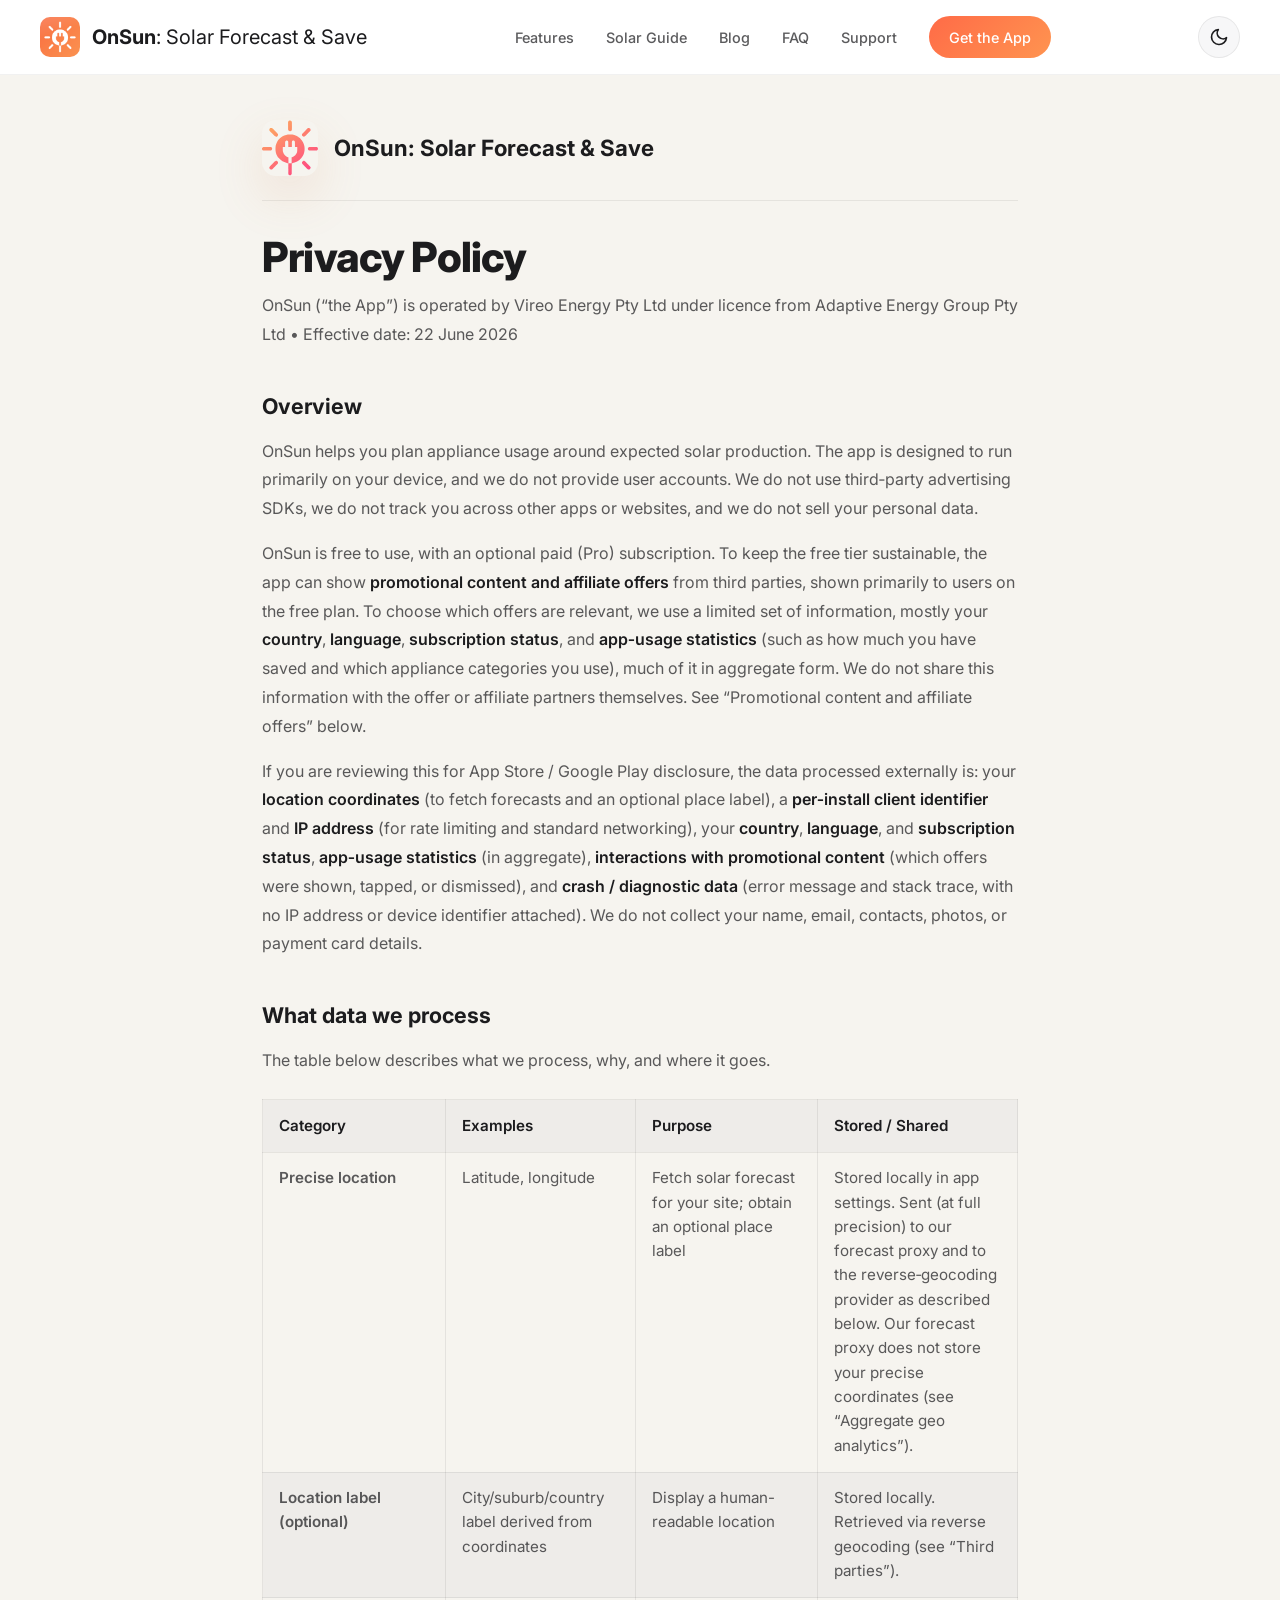
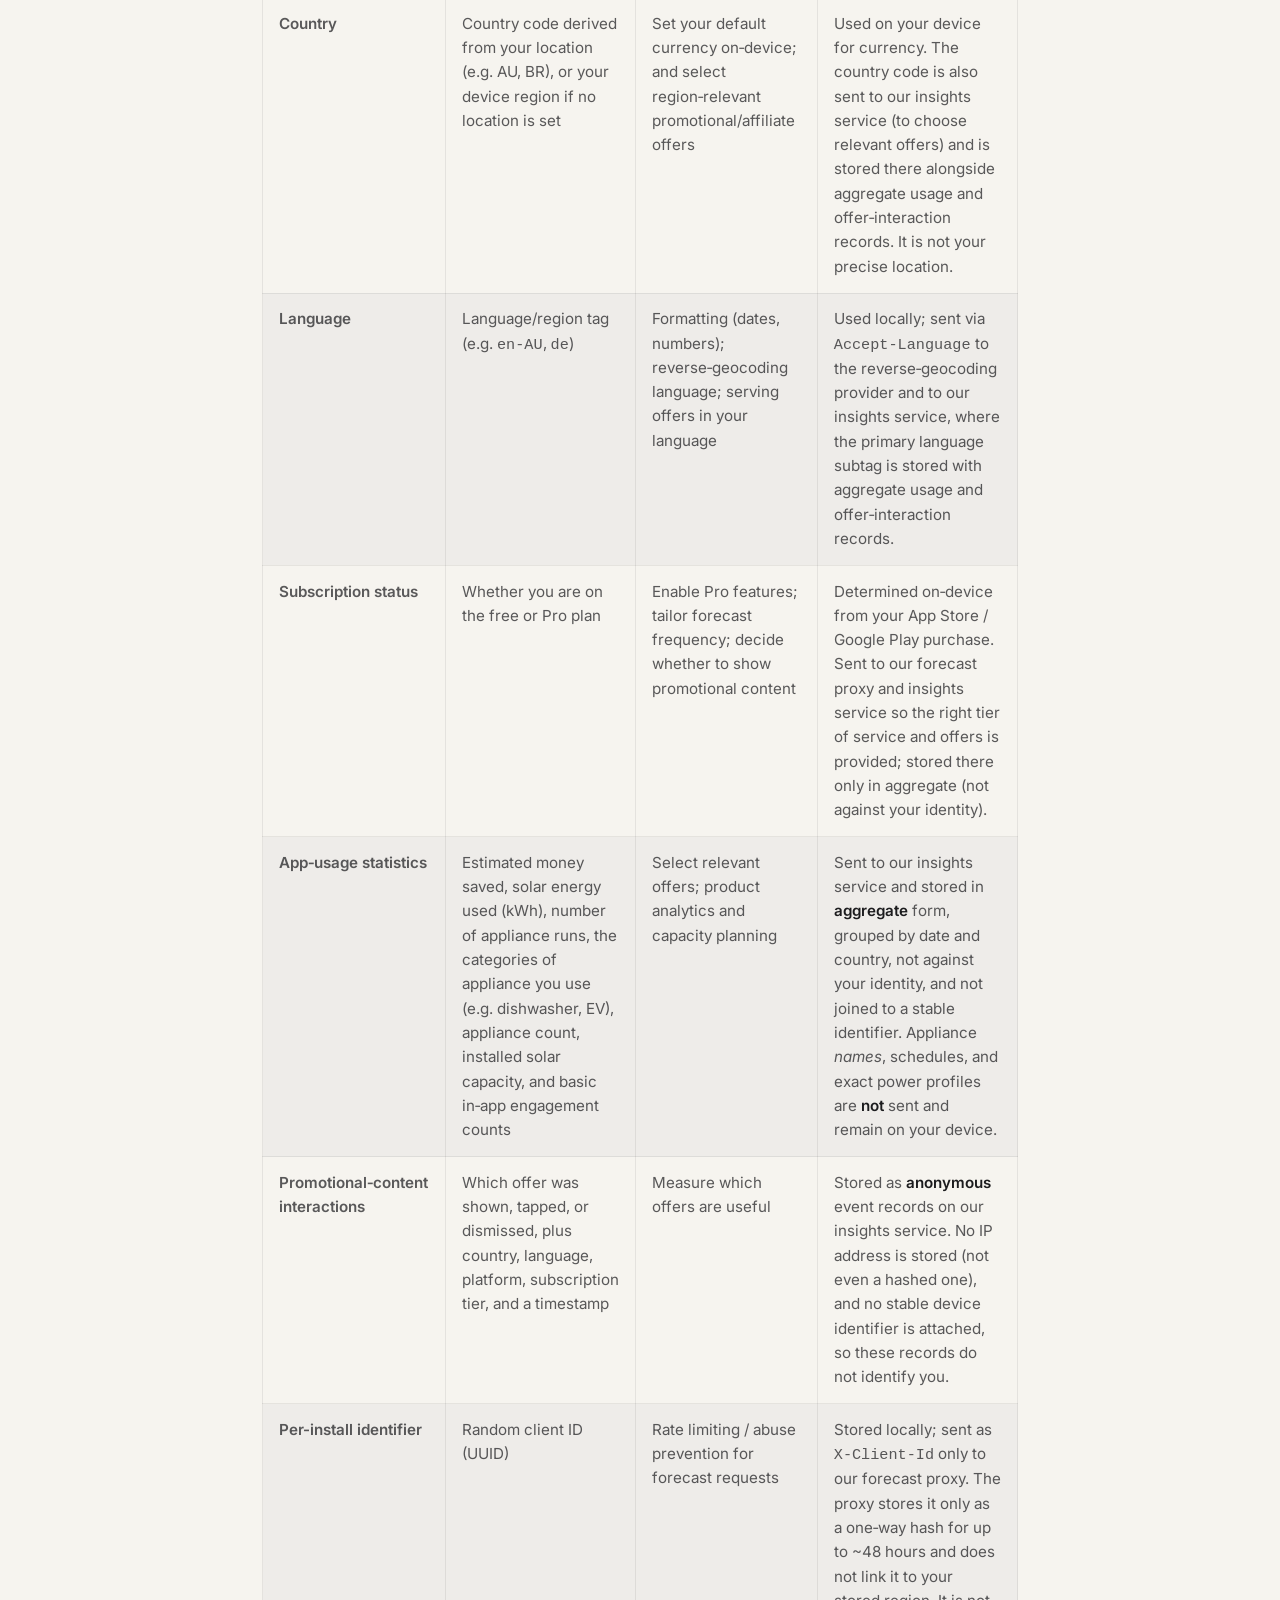
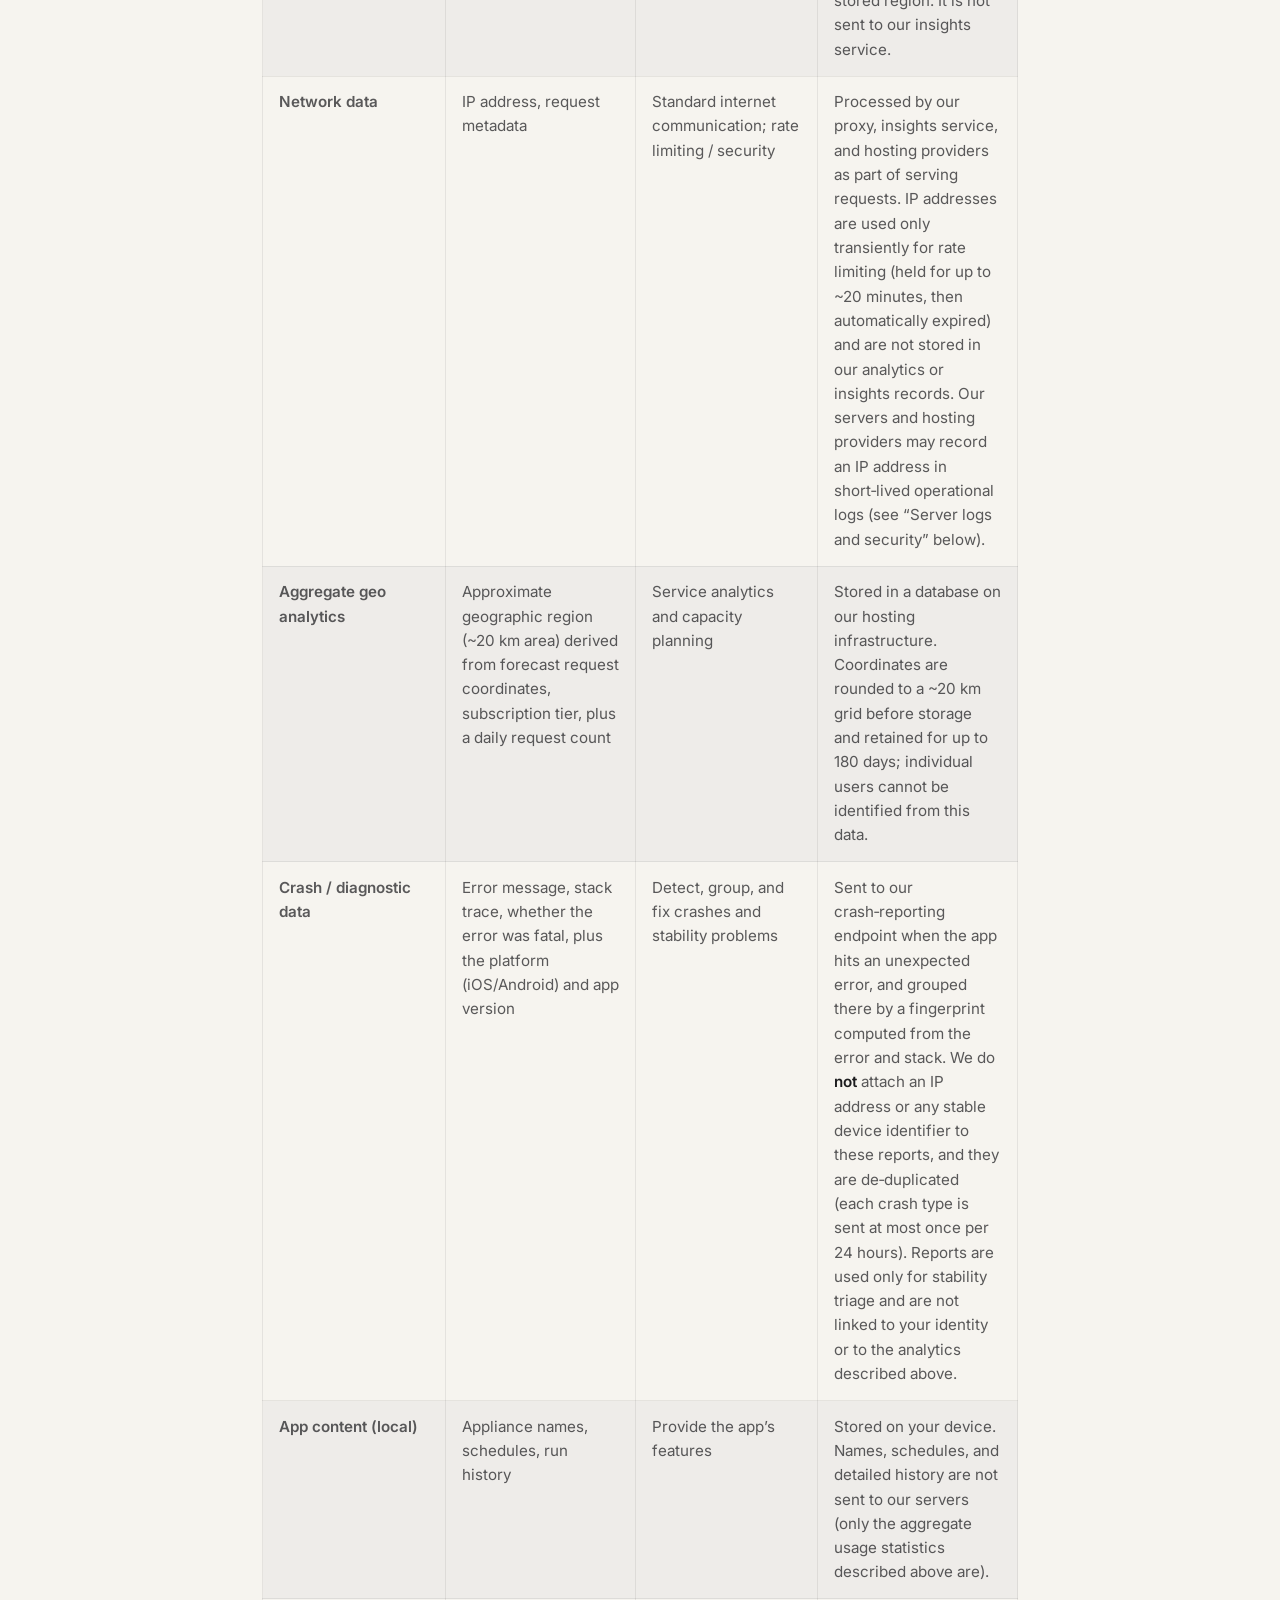
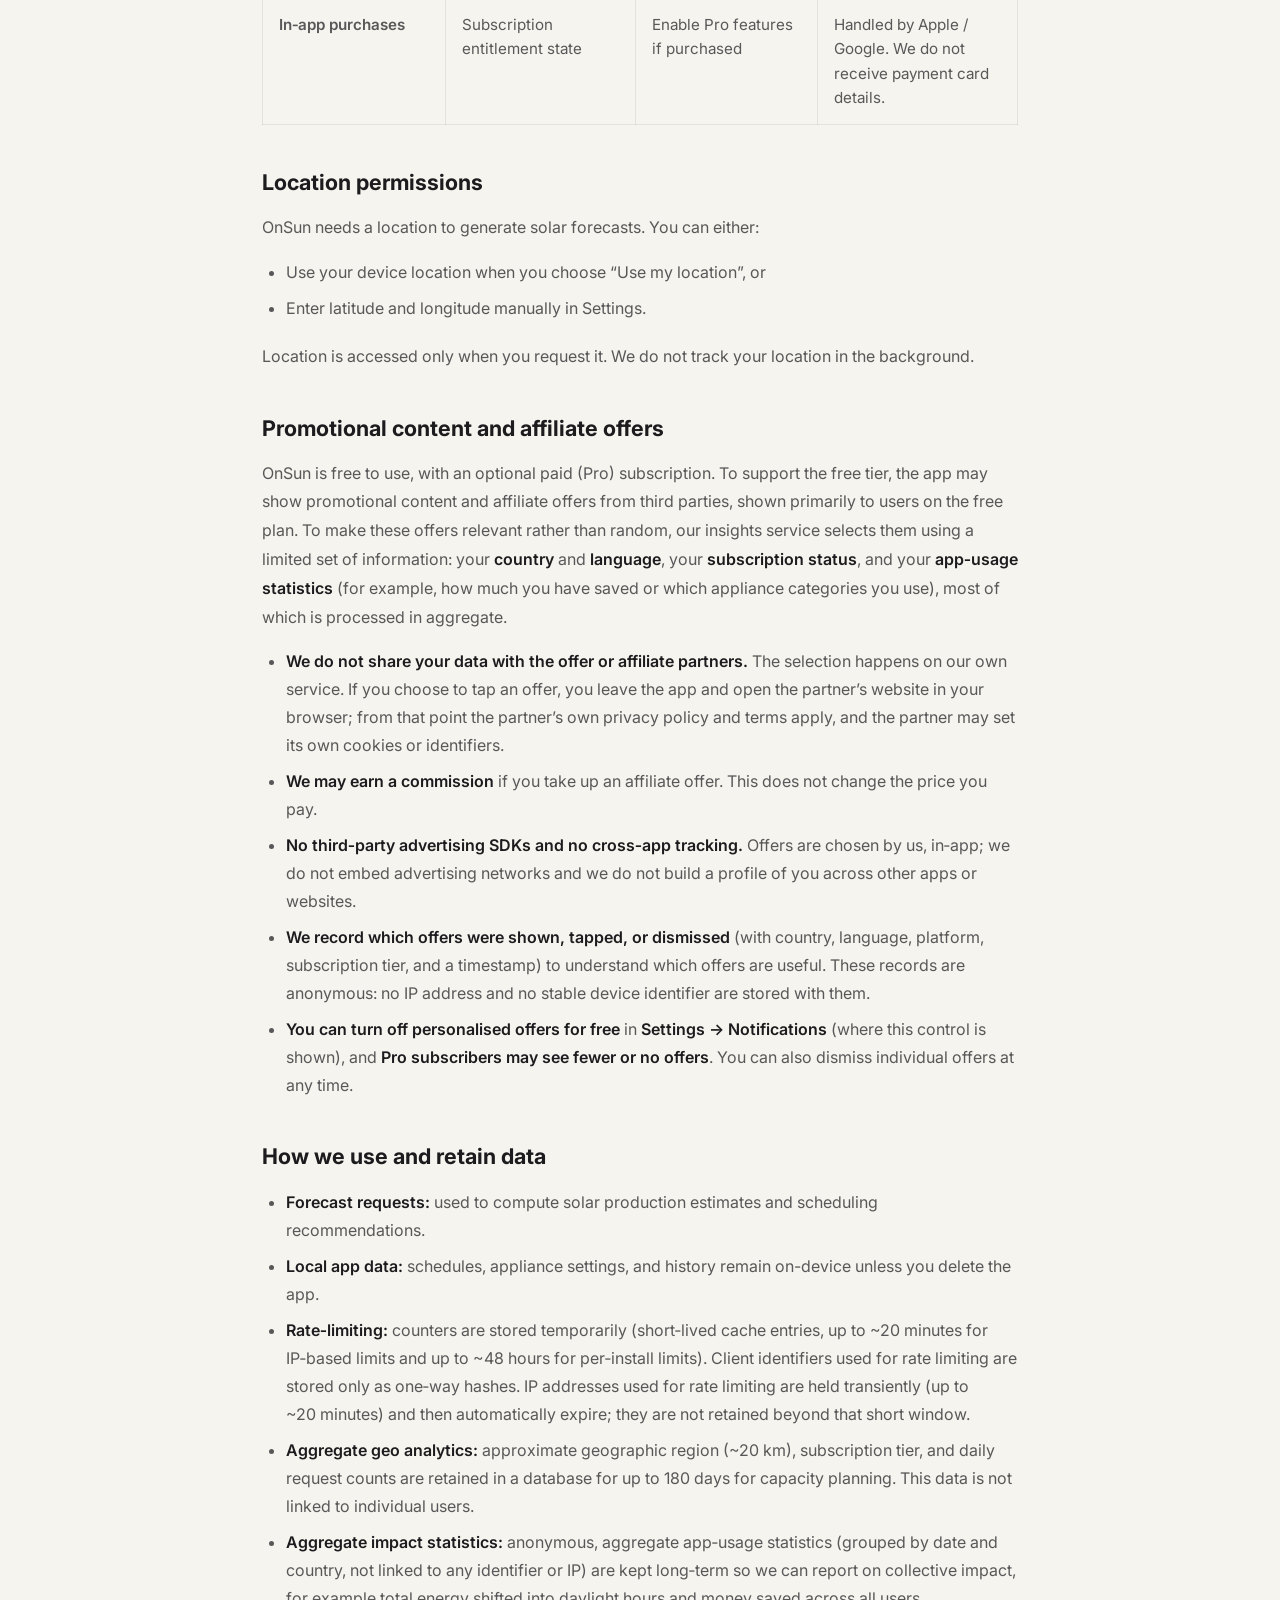
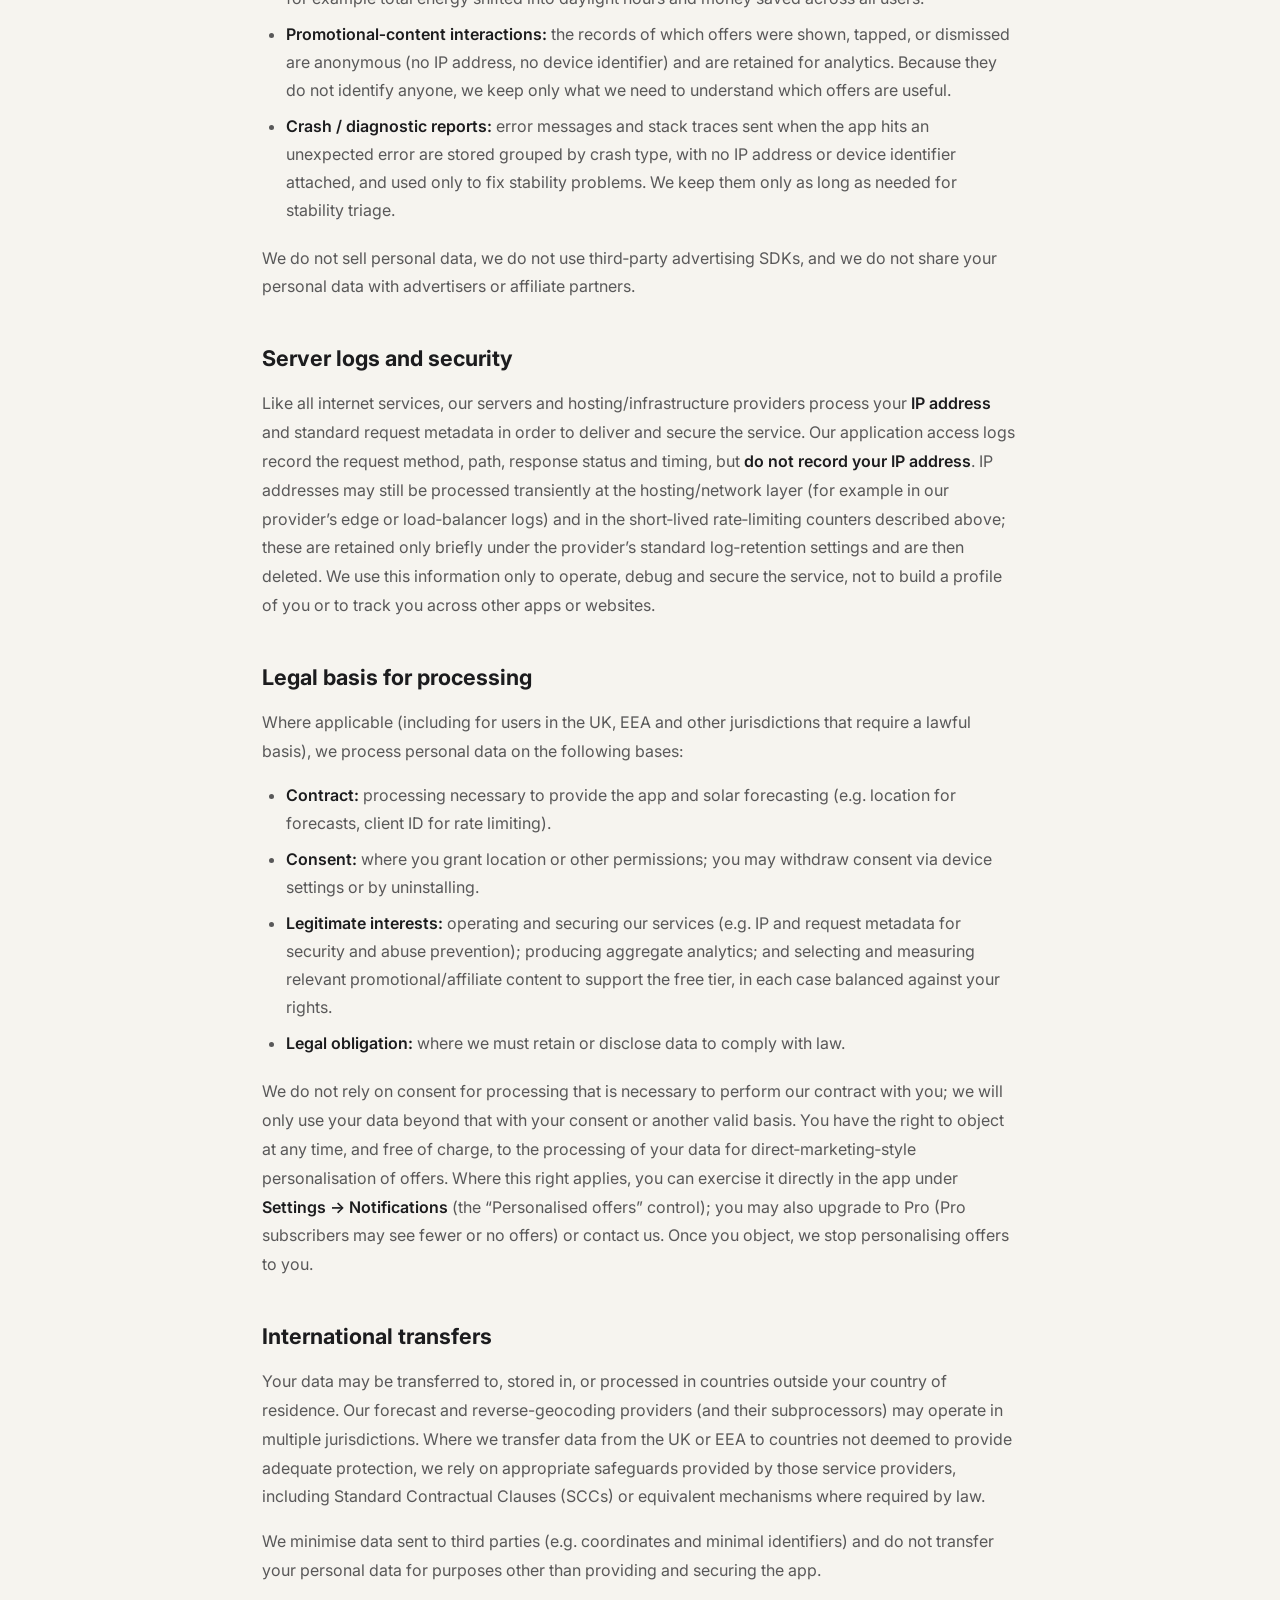
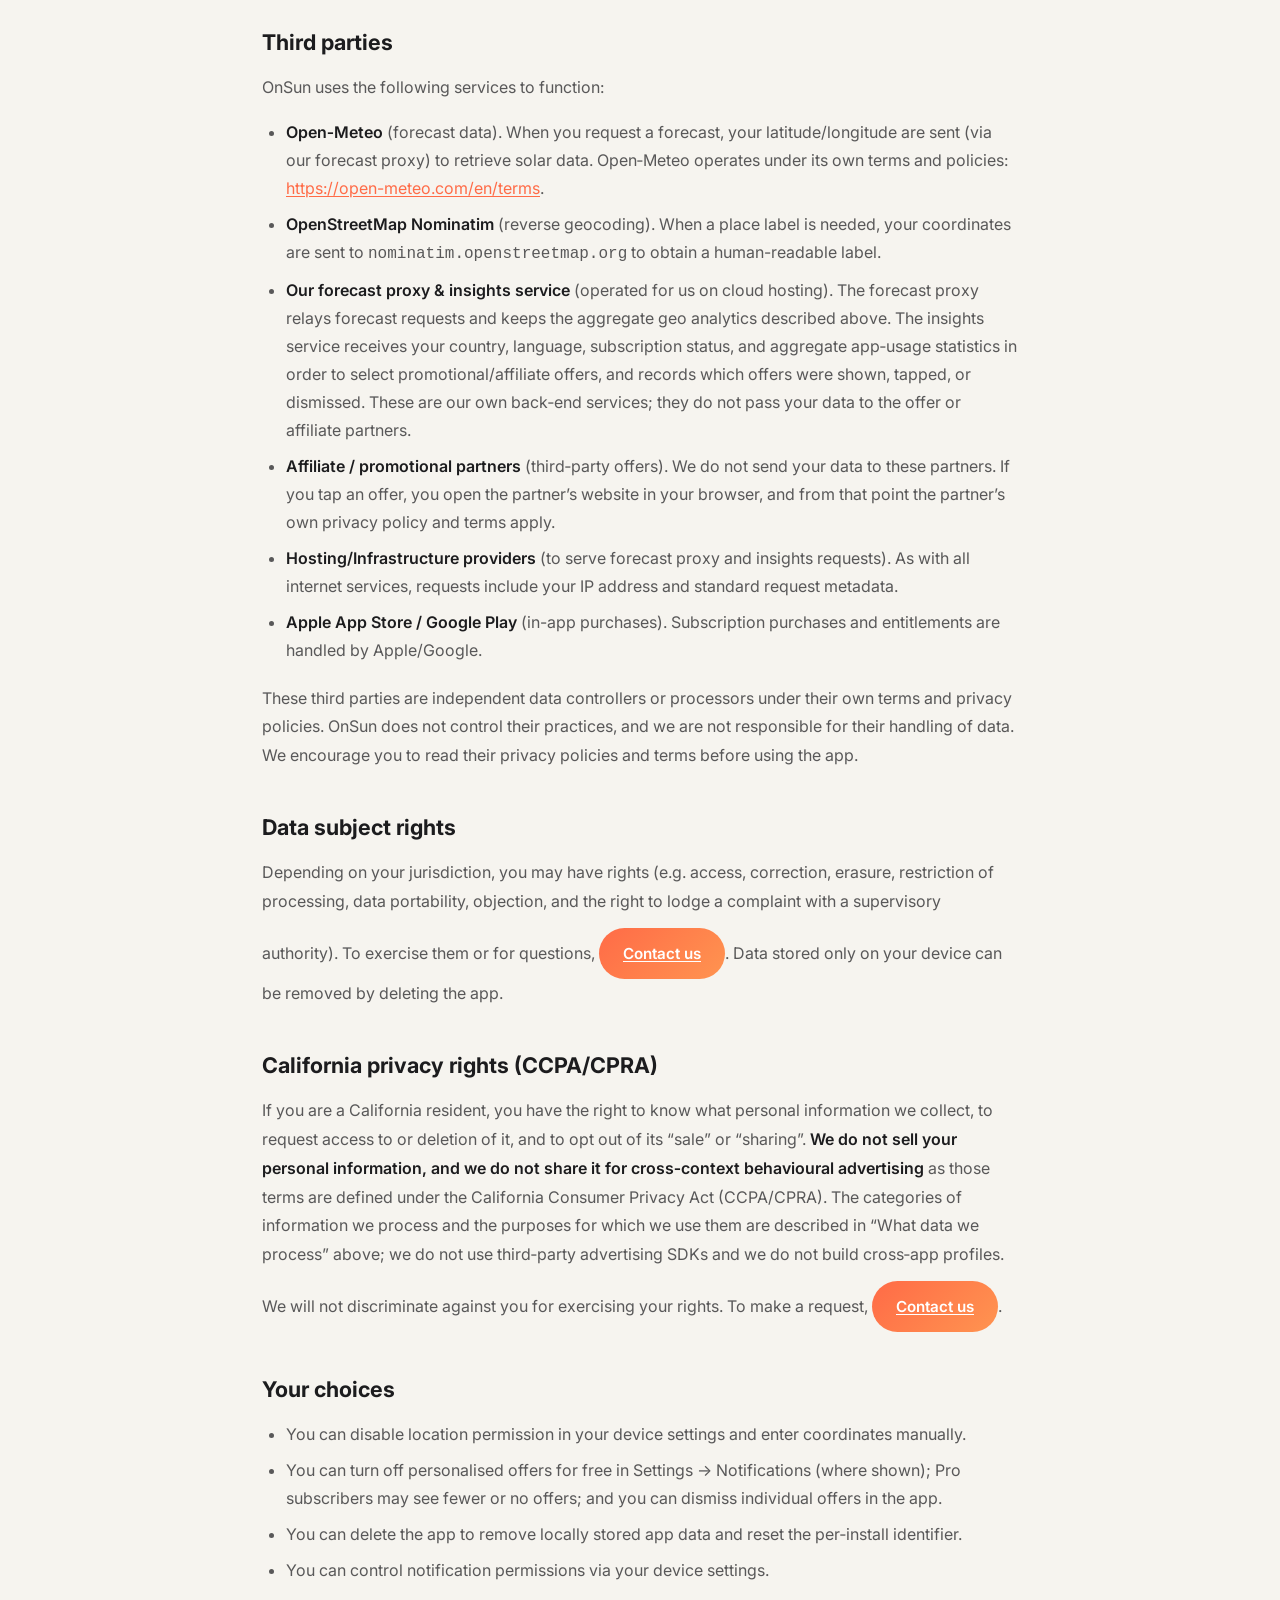
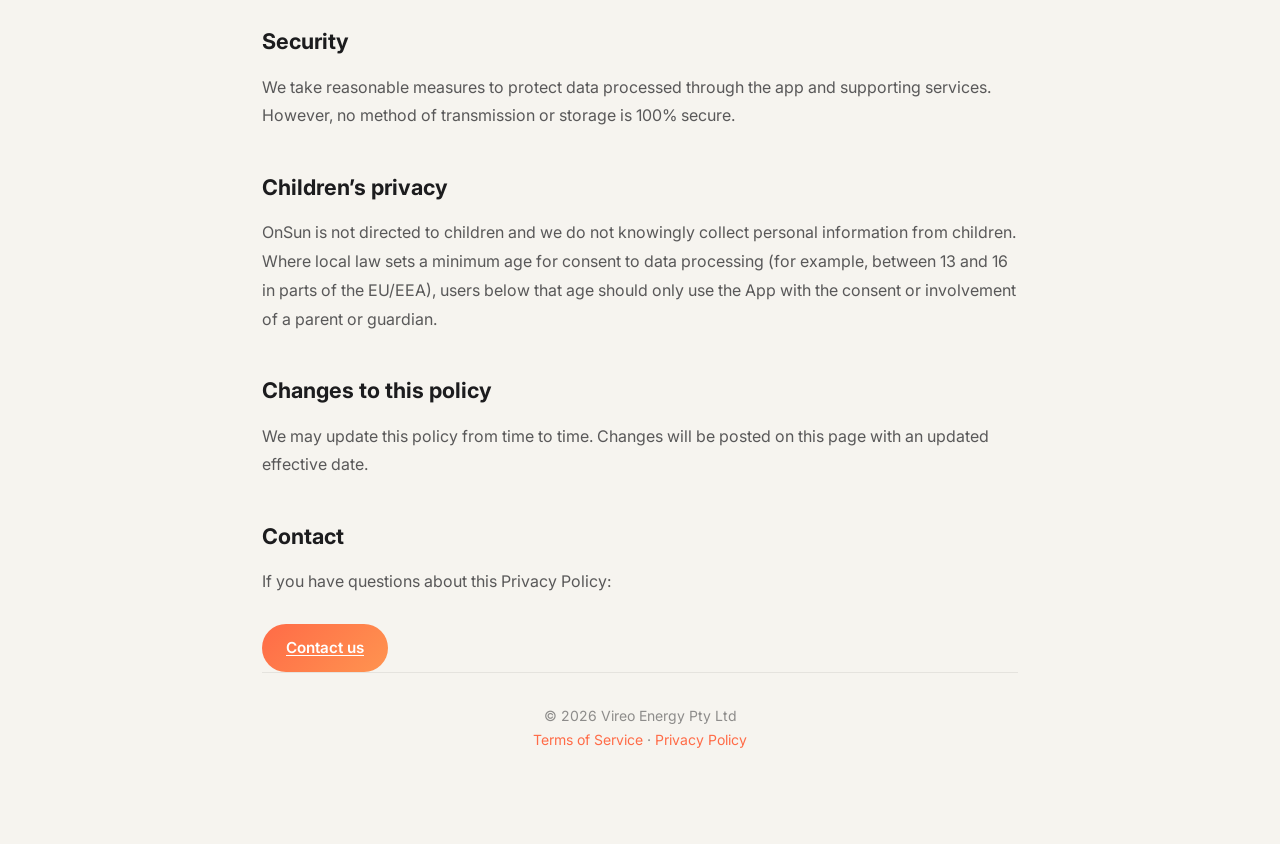
<file: privacy-policy.html>
<!DOCTYPE html>
<html lang="en" data-theme="light">
<head>
  <!-- Theme bootstrap (anti-flash): apply saved theme before paint; light (white) default -->
    <script>(function(){try{var t=localStorage.getItem('onsun-theme');document.documentElement.setAttribute('data-theme',t==='dark'?'dark':'light');}catch(e){document.documentElement.setAttribute('data-theme','light');}})();</script>
  <meta charset="UTF-8" />
  <meta name="viewport" content="width=device-width, initial-scale=1.0" />
  <meta name="theme-color" content="#ffffff">
  <meta name="description" content="Privacy Policy for OnSun (Vireo Energy Pty Ltd)." />
  <meta name="robots" content="noindex, follow">
  <meta name="author" content="Vireo Energy Pty Ltd">
  <link rel="canonical" href="https://onsun.app/privacy-policy.html">
  <link rel="alternate" hreflang="en" href="https://onsun.app/privacy-policy.html">
  <link rel="alternate" hreflang="x-default" href="https://onsun.app/privacy-policy.html">
  <meta property="og:title" content="Privacy Policy | OnSun">
  <meta property="og:description" content="Privacy Policy for OnSun (Vireo Energy Pty Ltd).">
  <meta property="og:image" content="https://onsun.app/assets/og-onsun.png">
  <meta property="og:image:width" content="1200">
  <meta property="og:image:height" content="630">
  <meta property="og:url" content="https://onsun.app/privacy-policy.html">
  <meta property="og:type" content="website">
  <meta property="og:site_name" content="OnSun">
  <meta property="og:locale" content="en_AU">
  <meta name="twitter:card" content="summary_large_image">
  <meta name="twitter:title" content="Privacy Policy | OnSun">
  <meta name="twitter:description" content="Privacy Policy for OnSun (Vireo Energy Pty Ltd).">
  <meta name="twitter:image" content="https://onsun.app/assets/og-onsun.png">
  <title>Privacy Policy | OnSun</title>
  <link rel="icon" type="image/svg+xml" href="assets/favicon/favicon.svg">
  <link rel="icon" type="image/png" sizes="96x96" href="assets/favicon/favicon-96x96.png">
  <link rel="icon" sizes="any" href="assets/favicon/favicon.ico">
  <link rel="apple-touch-icon" href="assets/favicon/apple-touch-icon.png">
  <link rel="manifest" href="assets/favicon/site.webmanifest">

  <!-- Fonts -->
  <link rel="preconnect" href="https://fonts.googleapis.com">
  <link rel="preconnect" href="https://fonts.gstatic.com" crossorigin>
  <link href="https://fonts.googleapis.com/css2?family=Inter:wght@400;500;600;700;800&display=swap" rel="stylesheet">

  <link rel="stylesheet" href="assets/css/onsun.css">

  <!-- Structured Data - BreadcrumbList -->
  <script type="application/ld+json">
  {
    "@context": "https://schema.org",
    "@type": "BreadcrumbList",
    "itemListElement": [
      {
        "@type": "ListItem",
        "position": 1,
        "name": "Home",
        "item": "https://onsun.app"
      },
      {
        "@type": "ListItem",
        "position": 2,
        "name": "Privacy Policy",
        "item": "https://onsun.app/privacy-policy.html"
      }
    ]
  }
  </script>
</head>
<body>

  <nav id="navbar">
    <div class="nav-container">
      <a href="index.html" class="nav-logo">
        <img class="logo-light" src="assets/logo-light.png" alt="OnSun solar forecast app logo" width="400" height="400">
        <img class="logo-dark" src="assets/logo-dark.png" alt="OnSun solar forecast app logo" width="400" height="400">
        <span><strong>OnSun</strong>: Solar Forecast & Save</span>
      </a>
      <div class="nav-links" id="nav-links">
        <a href="index.html#features" class="nav-link-item">Features</a>
        <a href="solar-guide.html" class="nav-link-item">Solar Guide</a>
        <a href="blog/index.html" class="nav-link-item">Blog</a>
        <a href="index.html#faq" class="nav-link-item">FAQ</a>
        <a href="support.html" class="nav-link-item">Support</a>
        <a href="index.html#download" class="nav-cta nav-link-item">Get the App</a>
      </div>
      <div class="nav-actions">
        <button class="theme-toggle" type="button" aria-label="Switch to light theme" aria-pressed="false" title="Toggle light / dark theme">
          <svg class="icon-sun" viewBox="0 0 24 24" fill="none" stroke="currentColor" stroke-width="2" stroke-linecap="round" stroke-linejoin="round"><circle cx="12" cy="12" r="4"></circle><path d="M12 2v2M12 20v2M4.93 4.93l1.41 1.41M17.66 17.66l1.41 1.41M2 12h2M20 12h2M4.93 19.07l1.41-1.41M17.66 6.34l1.41-1.41"></path></svg>
          <svg class="icon-moon" viewBox="0 0 24 24" fill="none" stroke="currentColor" stroke-width="2" stroke-linecap="round" stroke-linejoin="round"><path d="M21 12.79A9 9 0 1 1 11.21 3 7 7 0 0 0 21 12.79z"></path></svg>
        </button>
        <button class="nav-hamburger" id="nav-hamburger" aria-label="Toggle menu" aria-expanded="false">
          <span></span><span></span><span></span>
        </button>
      </div>
    </div>
  </nav>

  <div class="wrap">
    <header role="banner">
      <div class="app-header">
        <div class="logo-box" aria-hidden="true" title="OnSun">
          <svg width="602" height="591" viewBox="0 0 602 591" fill="none" xmlns="http://www.w3.org/2000/svg">
          <path fill-rule="evenodd" clip-rule="evenodd" d="M297.545 0.348406C290.856 1.43259 285.907 5.26875 282.612 11.9251L280.21 16.7773L280.276 57.4304C280.313 79.7889 280.583 99.1944 280.879 100.553C282.902 109.872 290.843 115.96 300.997 115.977C309.871 115.993 316.454 111.716 320.309 103.432C321.846 100.129 321.88 99.1826 321.88 58.8995C321.88 12.8677 321.895 13.0301 316.859 7.34071C311.487 1.27314 305.412 -0.926362 297.545 0.348406ZM500.127 79.7036C498.487 79.9505 495.969 80.6587 494.534 81.2772C492.909 81.9773 480.796 93.5147 462.464 111.822C429.691 144.551 429.429 144.884 429.56 153.552C429.599 156.184 429.997 159.016 430.444 159.845C430.89 160.674 431.066 161.844 430.833 162.446C430.601 163.047 430.729 163.344 431.117 163.105C431.505 162.867 432.33 163.647 432.95 164.839C435.118 169.009 443.958 173.844 449.413 173.844C453.844 173.844 458.845 171.466 463.48 167.155C466.084 164.733 468.484 162.995 468.815 163.292C469.145 163.589 469.212 163.476 468.963 163.041C468.448 162.14 489.477 140.95 490.281 141.559C490.569 141.777 490.635 141.731 490.427 141.456C490.219 141.182 496.867 134.09 505.203 125.698C519.403 111.398 520.441 110.166 521.711 106.091C526.334 91.2618 515.044 77.4603 500.127 79.7036ZM90.5071 81.2594C81.5447 85.5813 76.7843 96.7072 79.8913 106.068C80.3455 107.436 80.4738 108.948 80.1762 109.427C79.8607 109.934 79.9554 110.1 80.4037 109.825C80.8258 109.565 82.0511 110.598 83.1258 112.121C84.1998 113.643 97.5818 127.305 112.863 142.479C143.391 172.794 143.781 173.097 152.377 173.227C158.085 173.313 161.469 171.99 165.876 167.95C171.944 162.389 173.967 153.907 171.212 145.585C169.98 141.862 167.838 139.542 140.352 112.149C118.208 90.0797 109.976 82.3362 107.46 81.2046C102.862 79.1378 94.8529 79.1637 90.5071 81.2594ZM278.25 150.464C253.052 154.098 224.451 165.838 206.479 179.923C204.916 181.148 203.313 181.869 202.821 181.567C202.301 181.247 202.146 181.35 202.438 181.82C202.709 182.256 200.84 184.276 198.265 186.329C183.815 197.853 169.017 216.779 159.748 235.594C155.347 244.527 149.225 260.878 149.225 263.7C149.225 264.603 149.764 264.679 149.225 264.349C149.225 264.349 149.225 263.7 148.438 266.349C148.706 266.78 147.781 269.609 146.93 274.441C145.842 280.611 145.257 287.972 144.964 299.17C144.515 316.304 145.193 325.191 147.934 338.102C148.801 342.181 149.53 346.571 149.553 347.858C149.578 349.144 149.787 350.081 150.017 349.939C150.248 349.797 151.374 352.582 152.519 356.128C155.271 364.646 162.992 380.616 168.199 388.559C170.495 392.062 172.175 395.249 171.931 395.641C171.688 396.032 171.842 396.261 172.273 396.149C172.705 396.037 174.931 398.281 177.221 401.136C200.215 429.809 237.509 451.77 274.148 458.211C278.25 458.932 282.044 459.647 282.581 459.799C283.335 460.014 283.493 462.133 283.276 469.169C283.122 474.169 282.838 479.094 282.549 480.114C282.12 481.634 282.13 481.701 282.711 480.485C283.31 479.231 282.811 479.408 282.855 481.634C282.884 483.082 283.034 484.716 282.521 485.266C281.788 486.051 281.716 486.153 282.445 485.744C283.903 484.926 282.17 511.349 282.441 515.349C282.713 519.349 281.366 517.934 282.358 518.487C283.26 518.989 283.439 520.437 283.257 525.754C283.123 529.68 282.724 532.34 282.281 532.259C282.281 532.259 283.019 532.972 283.019 534C283.019 535.652 281.636 535.717 282.441 534.624C283.169 533.634 283.317 535.586 283.18 544.413C283.086 550.478 282.771 555.822 282.482 556.288C282.191 556.754 282.296 557.345 282.713 557.601C283.922 558.344 283.626 561.687 282.352 561.687C281.736 561.687 281.233 562.021 281.233 562.429C281.233 562.837 281.589 563.17 282.023 563.17C282.468 563.17 282.558 563.575 282.23 564.097C281.334 565.524 281.282 566.878 282.124 566.878C282.543 566.878 282.691 566.378 282.455 565.766C282.219 565.154 282.351 564.654 282.748 564.654C283.576 564.654 283.667 565.504 283.019 567.184C282.772 567.827 282.268 568.169 281.901 567.943C281.534 567.717 281.233 567.85 281.233 568.238C281.233 568.627 281.736 569.137 282.352 569.372C282.991 569.616 283.47 570.722 283.47 571.953C283.47 573.138 283.949 575.454 284.533 577.1C285.116 578.746 285.452 580.29 285.278 580.531C285.105 580.771 285.184 580.804 285.454 580.602C286.027 580.177 288.394 583.294 288.126 584.12C288.027 584.426 288.197 584.595 288.505 584.495C288.813 584.396 290.277 585.063 291.76 585.977C293.243 586.891 295.487 587.844 296.747 588.095C298.006 588.346 299.216 589.014 299.434 589.58C299.653 590.145 300.262 590.604 300.787 590.598C301.522 590.589 301.509 590.439 300.731 589.949C300.056 589.523 301.236 589.046 304.291 588.512C310.521 587.42 314.932 584.2 317.602 578.795L319.642 574.665L320.015 517.236L320.388 459.808L327.473 458.55C336.196 457.001 342.452 455.393 350.22 452.7C388.56 439.411 420.746 412.766 439.831 378.518C452.104 356.494 458.035 332.875 458.052 305.958C458.06 291.538 457.327 282.637 455.316 272.756C449.71 245.219 435.727 219.13 415.023 197.584C412.004 194.44 409.78 191.623 410.082 191.323C410.384 191.022 410.295 190.886 409.885 191.021C408.483 191.48 403.938 185.849 403.938 185.849C403.938 185.849 401.405 185.023 397.196 181.841C393.92 179.365 391.332 177.028 391.445 176.648C391.557 176.269 391.284 176.183 390.838 176.457C390.392 176.731 389.461 176.468 388.769 175.872C386.568 173.977 374.381 167.122 367.779 164.065C355.832 158.534 340.762 153.788 326.721 151.135C317.946 149.477 287.968 149.062 278.25 150.464ZM272.656 216.778C276.341 218.475 279.256 221.492 280.966 225.383C282.117 228.001 282.3 231.703 282.526 256.9L282.781 285.451L301.548 285.649C315.423 285.795 320.468 286.085 320.9 286.762C321.221 287.264 321.491 274.494 321.499 258.383C321.509 240.268 321.813 228.022 322.297 226.29C324.018 220.128 330.633 215.404 337.541 215.404C343.116 215.404 351.523 219.95 350.122 222.205C349.844 222.651 349.949 222.813 350.355 222.563C350.761 222.314 351.731 223.347 352.512 224.859C353.822 227.399 353.947 229.81 354.148 256.529L354.367 285.451L366.65 285.654L378.934 285.857V306.135C378.934 333.032 377.596 340.497 370.133 355.24C366.359 362.698 356.528 375.181 354.43 375.181C354.166 375.181 354.019 375.391 354.105 375.647C354.298 376.222 348.418 381.147 343.836 384.25C338.349 387.965 328.72 392.518 323.432 393.898L318.523 395.178V427.205V459.232L316.472 459.651C312.811 460.399 299.69 460.694 292.047 460.201L284.589 459.721L284.216 427.578L283.843 395.434L278.623 393.785C271.758 391.617 261.201 386.115 255.016 381.483C248.252 376.417 239.658 367.17 235.776 360.782C231.114 353.11 227.12 342.918 225.305 334.06C223.977 327.582 223.69 323.294 223.545 307.74C223.449 297.521 223.506 288.415 223.672 287.508C223.967 285.89 224.221 285.853 236.192 285.654L248.411 285.451L248.601 256.529C248.788 227.99 248.813 227.566 250.497 224.43C251.521 222.524 252.537 221.456 253.036 221.763C253.499 222.048 253.662 221.943 253.403 221.527C252.786 220.534 255.621 217.952 258.864 216.553C262.476 214.996 269.017 215.103 272.656 216.778ZM336.236 216.604C336.749 216.81 337.588 216.81 338.101 216.604C338.614 216.399 338.194 216.231 337.169 216.231C336.143 216.231 335.724 216.399 336.236 216.604ZM14.6071 284.275C9.10303 285.645 3.45056 290.549 1.19971 295.907C-0.679718 300.378 -0.30309 308.528 1.994 313.112C4.26647 317.646 8.59215 321.576 12.6367 322.781C14.6712 323.387 27.0829 323.64 54.5943 323.634L93.6626 323.627L97.3916 321.872C104.772 318.397 109.139 311.446 109.091 303.251C109.076 300.72 108.568 297.469 107.962 296.025C106.36 292.213 101.92 287.646 97.9033 285.679L94.4084 283.967L55.6265 283.842C34.2964 283.774 15.8377 283.968 14.6071 284.275ZM507.922 284.59C498.804 287.079 493.059 294.592 493.047 304.043C493.036 311.15 497.677 318.486 504.288 321.817L507.909 323.642L547.275 323.625C591.656 323.607 589.81 323.828 595.867 317.806C600.063 313.633 602.429 306.099 601.253 300.649C599.681 293.362 596.41 289.018 589.997 285.703L586.641 283.967L548.978 283.816C520.769 283.703 510.463 283.897 507.922 284.59ZM377.56 292.496C377.56 293.515 377.729 293.933 377.936 293.423C378.143 292.913 378.143 292.079 377.936 291.569C377.729 291.059 377.56 291.476 377.56 292.496ZM317.091 399.715C317.126 400.579 317.303 400.754 317.541 400.163C317.757 399.628 317.73 398.988 317.482 398.742C317.235 398.496 317.059 398.933 317.091 399.715ZM317.15 405.215C317.15 406.235 317.319 406.652 317.525 406.142C317.733 405.633 317.733 404.798 317.525 404.288C317.319 403.779 317.15 404.195 317.15 405.215ZM317.091 416.029C317.126 416.893 317.303 417.069 317.541 416.478C317.757 415.943 317.73 415.303 317.482 415.056C317.235 414.81 317.059 415.248 317.091 416.029ZM317.091 418.996C317.126 419.86 317.303 420.035 317.541 419.444C317.757 418.909 317.73 418.269 317.482 418.023C317.235 417.777 317.059 418.214 317.091 418.996ZM146.239 434.484C144.336 435.092 141.065 437.167 138.692 439.27C136.388 441.311 134.264 442.743 133.971 442.452C133.679 442.161 133.551 442.305 133.688 442.772C133.824 443.239 122.403 455.211 108.307 469.378C79.8689 497.959 78.9799 499.118 79.0202 507.555C79.0575 515.266 82.9349 521.558 89.7248 524.922C94.7276 527.401 102.403 527.563 107.46 525.297C109.969 524.172 118.197 516.465 140.059 494.765C172.007 463.053 172.443 462.509 172.546 454.22C172.574 451.943 172.201 448.693 171.716 446.998C170.569 442.992 165.006 436.866 161.104 435.314C156.716 433.568 150.234 433.206 146.239 434.484ZM443.005 434.503C438.472 435.95 432.825 440.981 431.012 445.187C430.091 447.322 429.547 450.334 429.517 453.456C429.433 462.344 429.501 462.431 461.022 493.589C476.613 509 490.448 522.41 491.765 523.388C496.583 526.965 505.056 528.059 510.479 525.806C514.855 523.988 519.668 518.985 521.355 514.5C523.3 509.333 523.279 504.99 521.283 499.609C519.797 495.604 517.724 493.367 490.342 466.23C472.821 448.866 459.79 436.533 458.009 435.629C454.032 433.612 447.363 433.112 443.005 434.503ZM317.177 456.754C317.192 457.978 317.359 458.389 317.549 457.667C317.738 456.946 317.725 455.945 317.521 455.443C317.317 454.941 317.162 455.531 317.177 456.754ZM337.914 457.911C337.914 458.342 338.25 458.49 338.66 458.238C339.07 457.986 339.406 457.632 339.406 457.452C339.406 457.272 339.07 457.125 338.66 457.125C338.25 457.125 337.914 457.479 337.914 457.911ZM281.233 462.316C280.42 462.838 280.381 463.039 281.091 463.047C281.66 463.053 281.843 463.445 281.531 463.985C281.235 464.495 281.282 464.652 281.632 464.334C282.162 463.855 282.866 461.549 282.473 461.586C282.406 461.593 281.848 461.921 281.233 462.316ZM292.072 588.345C291.805 588.774 292.082 589.126 292.687 589.126C293.292 589.126 293.977 589.543 294.209 590.053C294.441 590.563 294.553 590.34 294.458 589.558C294.259 587.93 292.793 587.185 292.072 588.345ZM296.522 589.867C296.268 590.275 296.417 590.609 296.851 590.609C297.285 590.609 297.641 590.275 297.641 589.867C297.641 589.459 297.493 589.126 297.312 589.126C297.131 589.126 296.776 589.459 296.522 589.867ZM302.861 589.901C302.045 590.451 302.346 590.52 303.98 590.156C306.722 589.546 307.318 589.122 305.41 589.137C304.623 589.143 303.477 589.487 302.861 589.901ZM307.883 589.959C308.389 590.466 308.991 590.694 309.22 590.466C309.45 590.237 309.036 589.823 308.301 589.544C307.238 589.142 307.152 589.226 307.883 589.959Z" fill="url(#paint0_linear_387_376)"/>
          <defs>
            <linearGradient id="paint0_linear_387_376" x1="520.937" y1="566.349" x2="80.3686" y2="-72.4965" gradientUnits="userSpaceOnUse">
              <stop stop-color="#FF4583"/>
              <stop offset="1" stop-color="#FDB65B"/>
            </linearGradient>
            </defs>
          </svg>
        </div>
        <span class="app-name">OnSun: Solar Forecast & Save</span>
      </div>
      <h1>Privacy Policy</h1>
      <p class="sub">OnSun (“the App”) is operated by Vireo Energy Pty Ltd under licence from Adaptive Energy Group Pty Ltd • Effective date: 22 June 2026</p>
    </header>

    <main role="main">
      <section>
        <h2>Overview</h2>
        <p>
          OnSun helps you plan appliance usage around expected solar production.
          The app is designed to run primarily on your device, and we do not provide user accounts. We do not use third‑party advertising SDKs, we do not track you across other apps or websites, and we do not sell your personal data.
        </p>
        <p>
          OnSun is free to use, with an optional paid (Pro) subscription. To keep the free tier sustainable, the app can show <span class="k">promotional content and affiliate offers</span> from third parties, shown primarily to users on the free plan. To choose which offers are relevant, we use a limited set of information, mostly your <span class="k">country</span>, <span class="k">language</span>, <span class="k">subscription status</span>, and <span class="k">app‑usage statistics</span> (such as how much you have saved and which appliance categories you use), much of it in aggregate form. We do not share this information with the offer or affiliate partners themselves. See “Promotional content and affiliate offers” below.
        </p>
        <p class="muted">
          If you are reviewing this for App Store / Google Play disclosure, the data processed externally is: your <span class="k">location coordinates</span> (to fetch forecasts and an optional place label), a <span class="k">per‑install client identifier</span> and <span class="k">IP address</span> (for rate limiting and standard networking), your <span class="k">country</span>, <span class="k">language</span>, and <span class="k">subscription status</span>, <span class="k">app‑usage statistics</span> (in aggregate), <span class="k">interactions with promotional content</span> (which offers were shown, tapped, or dismissed), and <span class="k">crash / diagnostic data</span> (error message and stack trace, with no IP address or device identifier attached). We do not collect your name, email, contacts, photos, or payment card details.
        </p>
      </section>

      <section>
        <h2>What data we process</h2>
        <p class="muted">The table below describes what we process, why, and where it goes.</p>
        <table aria-label="Data processing summary">
          <thead>
          <tr>
            <th>Category</th>
            <th>Examples</th>
            <th>Purpose</th>
            <th>Stored / Shared</th>
          </tr>
          </thead>
          <tbody>
          <tr>
            <td class="k">Precise location</td>
            <td>Latitude, longitude</td>
            <td>Fetch solar forecast for your site; obtain an optional place label</td>
            <td>Stored locally in app settings. Sent (at full precision) to our forecast proxy and to the reverse‑geocoding provider as described below. Our forecast proxy does not store your precise coordinates (see “Aggregate geo analytics”).</td>
          </tr>
          <tr>
            <td class="k">Location label (optional)</td>
            <td>City/suburb/country label derived from coordinates</td>
            <td>Display a human-readable location</td>
            <td>Stored locally. Retrieved via reverse geocoding (see “Third parties”).</td>
          </tr>
          <tr>
            <td class="k">Country</td>
            <td>Country code derived from your location (e.g. AU, BR), or your device region if no location is set</td>
            <td>Set your default currency on‑device; and select region‑relevant promotional/affiliate offers</td>
            <td>Used on your device for currency. The country code is also sent to our insights service (to choose relevant offers) and is stored there alongside aggregate usage and offer‑interaction records. It is not your precise location.</td>
          </tr>
          <tr>
            <td class="k">Language</td>
            <td>Language/region tag (e.g. <code>en-AU</code>, <code>de</code>)</td>
            <td>Formatting (dates, numbers); reverse‑geocoding language; serving offers in your language</td>
            <td>Used locally; sent via <code>Accept-Language</code> to the reverse‑geocoding provider and to our insights service, where the primary language subtag is stored with aggregate usage and offer‑interaction records.</td>
          </tr>
          <tr>
            <td class="k">Subscription status</td>
            <td>Whether you are on the free or Pro plan</td>
            <td>Enable Pro features; tailor forecast frequency; decide whether to show promotional content</td>
            <td>Determined on‑device from your App Store / Google Play purchase. Sent to our forecast proxy and insights service so the right tier of service and offers is provided; stored there only in aggregate (not against your identity).</td>
          </tr>
          <tr>
            <td class="k">App‑usage statistics</td>
            <td>Estimated money saved, solar energy used (kWh), number of appliance runs, the categories of appliance you use (e.g. dishwasher, EV), appliance count, installed solar capacity, and basic in‑app engagement counts</td>
            <td>Select relevant offers; product analytics and capacity planning</td>
            <td>Sent to our insights service and stored in <strong>aggregate</strong> form, grouped by date and country, not against your identity, and not joined to a stable identifier. Appliance <em>names</em>, schedules, and exact power profiles are <strong>not</strong> sent and remain on your device.</td>
          </tr>
          <tr>
            <td class="k">Promotional‑content interactions</td>
            <td>Which offer was shown, tapped, or dismissed, plus country, language, platform, subscription tier, and a timestamp</td>
            <td>Measure which offers are useful</td>
            <td>Stored as <strong>anonymous</strong> event records on our insights service. No IP address is stored (not even a hashed one), and no stable device identifier is attached, so these records do not identify you.</td>
          </tr>
          <tr>
            <td class="k">Per-install identifier</td>
            <td>Random client ID (UUID)</td>
            <td>Rate limiting / abuse prevention for forecast requests</td>
            <td>Stored locally; sent as <code>X-Client-Id</code> only to our forecast proxy. The proxy stores it only as a one‑way hash for up to ~48&nbsp;hours and does not link it to your stored region. It is not sent to our insights service.</td>
          </tr>
          <tr>
            <td class="k">Network data</td>
            <td>IP address, request metadata</td>
            <td>Standard internet communication; rate limiting / security</td>
            <td>Processed by our proxy, insights service, and hosting providers as part of serving requests. IP addresses are used only transiently for rate limiting (held for up to ~20&nbsp;minutes, then automatically expired) and are not stored in our analytics or insights records. Our servers and hosting providers may record an IP address in short‑lived operational logs (see “Server logs and security” below).</td>
          </tr>
          <tr>
            <td class="k">Aggregate geo analytics</td>
            <td>Approximate geographic region (~20&nbsp;km area) derived from forecast request coordinates, subscription tier, plus a daily request count</td>
            <td>Service analytics and capacity planning</td>
            <td>Stored in a database on our hosting infrastructure. Coordinates are rounded to a ~20&nbsp;km grid before storage and retained for up to 180 days; individual users cannot be identified from this data.</td>
          </tr>
          <tr>
            <td class="k">Crash / diagnostic data</td>
            <td>Error message, stack trace, whether the error was fatal, plus the platform (iOS/Android) and app version</td>
            <td>Detect, group, and fix crashes and stability problems</td>
            <td>Sent to our crash‑reporting endpoint when the app hits an unexpected error, and grouped there by a fingerprint computed from the error and stack. We do <strong>not</strong> attach an IP address or any stable device identifier to these reports, and they are de‑duplicated (each crash type is sent at most once per 24&nbsp;hours). Reports are used only for stability triage and are not linked to your identity or to the analytics described above.</td>
          </tr>
          <tr>
            <td class="k">App content (local)</td>
            <td>Appliance names, schedules, run history</td>
            <td>Provide the app’s features</td>
            <td>Stored on your device. Names, schedules, and detailed history are not sent to our servers (only the aggregate usage statistics described above are).</td>
          </tr>
          <tr>
            <td class="k">In‑app purchases</td>
            <td>Subscription entitlement state</td>
            <td>Enable Pro features if purchased</td>
            <td>Handled by Apple / Google. We do not receive payment card details.</td>
          </tr>
          </tbody>
        </table>
      </section>

      <section>
        <h2>Location permissions</h2>
        <p>
          OnSun needs a location to generate solar forecasts. You can either:
        </p>
        <ul>
          <li>Use your device location when you choose “Use my location”, or</li>
          <li>Enter latitude and longitude manually in Settings.</li>
        </ul>
        <p class="muted">
          Location is accessed only when you request it. We do not track your location in the background.
        </p>
      </section>

      <section>
        <h2>Promotional content and affiliate offers</h2>
        <p>
          OnSun is free to use, with an optional paid (Pro) subscription. To support the free tier, the app may show promotional content and affiliate offers from third parties, shown primarily to users on the free plan. To make these offers relevant rather than random, our insights service selects them using a limited set of information: your <span class="k">country</span> and <span class="k">language</span>, your <span class="k">subscription status</span>, and your <span class="k">app‑usage statistics</span> (for example, how much you have saved or which appliance categories you use), most of which is processed in aggregate.
        </p>
        <ul>
          <li><span class="k">We do not share your data with the offer or affiliate partners.</span> The selection happens on our own service. If you choose to tap an offer, you leave the app and open the partner’s website in your browser; from that point the partner’s own privacy policy and terms apply, and the partner may set its own cookies or identifiers.</li>
          <li><span class="k">We may earn a commission</span> if you take up an affiliate offer. This does not change the price you pay.</li>
          <li><span class="k">No third‑party advertising SDKs and no cross‑app tracking.</span> Offers are chosen by us, in‑app; we do not embed advertising networks and we do not build a profile of you across other apps or websites.</li>
          <li><span class="k">We record which offers were shown, tapped, or dismissed</span> (with country, language, platform, subscription tier, and a timestamp) to understand which offers are useful. These records are anonymous: no IP address and no stable device identifier are stored with them.</li>
          <li><span class="k">You can turn off personalised offers for free</span> in <span class="k">Settings → Notifications</span> (where this control is shown), and <span class="k">Pro subscribers may see fewer or no offers</span>. You can also dismiss individual offers at any time.</li>
        </ul>
      </section>

      <section>
        <h2>How we use and retain data</h2>
        <ul>
          <li><span class="k">Forecast requests:</span> used to compute solar production estimates and scheduling recommendations.</li>
          <li><span class="k">Local app data:</span> schedules, appliance settings, and history remain on-device unless you delete the app.</li>
          <li><span class="k">Rate‑limiting:</span> counters are stored temporarily (short‑lived cache entries, up to ~20&nbsp;minutes for IP‑based limits and up to ~48&nbsp;hours for per‑install limits). Client identifiers used for rate limiting are stored only as one‑way hashes. IP addresses used for rate limiting are held transiently (up to ~20&nbsp;minutes) and then automatically expire; they are not retained beyond that short window.</li>
          <li><span class="k">Aggregate geo analytics:</span> approximate geographic region (~20&nbsp;km), subscription tier, and daily request counts are retained in a database for up to 180 days for capacity planning. This data is not linked to individual users.</li>
          <li><span class="k">Aggregate impact statistics:</span> anonymous, aggregate app‑usage statistics (grouped by date and country, not linked to any identifier or IP) are kept long‑term so we can report on collective impact, for example total energy shifted into daylight hours and money saved across all users.</li>
          <li><span class="k">Promotional‑content interactions:</span> the records of which offers were shown, tapped, or dismissed are anonymous (no IP address, no device identifier) and are retained for analytics. Because they do not identify anyone, we keep only what we need to understand which offers are useful.</li>
          <li><span class="k">Crash / diagnostic reports:</span> error messages and stack traces sent when the app hits an unexpected error are stored grouped by crash type, with no IP address or device identifier attached, and used only to fix stability problems. We keep them only as long as needed for stability triage.</li>
        </ul>
        <p class="muted">
          We do not sell personal data, we do not use third‑party advertising SDKs, and we do not share your personal data with advertisers or affiliate partners.
        </p>
      </section>

      <section>
        <h2>Server logs and security</h2>
        <p>
          Like all internet services, our servers and hosting/infrastructure
          providers process your <span class="k">IP address</span> and standard
          request metadata in order to deliver and secure the service. Our
          application access logs record the request method, path, response
          status and timing, but <strong>do not record your IP address</strong>.
          IP addresses may still be processed transiently at the
          hosting/network layer (for example in our provider’s edge or
          load‑balancer logs) and in the short‑lived rate‑limiting counters
          described above; these are retained only briefly under the provider’s
          standard log‑retention settings and are then deleted. We use this
          information only to operate, debug and secure the service, not to
          build a profile of you or to track you across other apps or websites.
        </p>
      </section>

      <section>
        <h2>Legal basis for processing</h2>
        <p>
          Where applicable (including for users in the UK, EEA and other jurisdictions that require a lawful basis), we process personal data on the following bases:
        </p>
        <ul>
          <li><span class="k">Contract:</span> processing necessary to provide the app and solar forecasting (e.g. location for forecasts, client ID for rate limiting).</li>
          <li><span class="k">Consent:</span> where you grant location or other permissions; you may withdraw consent via device settings or by uninstalling.</li>
          <li><span class="k">Legitimate interests:</span> operating and securing our services (e.g. IP and request metadata for security and abuse prevention); producing aggregate analytics; and selecting and measuring relevant promotional/affiliate content to support the free tier, in each case balanced against your rights.</li>
          <li><span class="k">Legal obligation:</span> where we must retain or disclose data to comply with law.</li>
        </ul>
        <p class="muted">
          We do not rely on consent for processing that is necessary to perform our contract with you; we will only use your data beyond that with your consent or another valid basis. You have the right to object at any time, and free of charge, to the processing of your data for direct‑marketing‑style personalisation of offers. Where this right applies, you can exercise it directly in the app under <span class="k">Settings → Notifications</span> (the “Personalised offers” control); you may also upgrade to Pro (Pro subscribers may see fewer or no offers) or contact us. Once you object, we stop personalising offers to you.
        </p>
      </section>

      <section>
        <h2>International transfers</h2>
        <p>
          Your data may be transferred to, stored in, or processed in countries outside your country of residence. Our forecast and reverse-geocoding providers (and their subprocessors) may operate in multiple jurisdictions. Where we transfer data from the UK or EEA to countries not deemed to provide adequate protection, we rely on appropriate safeguards provided by those service providers, including Standard Contractual Clauses (SCCs) or equivalent mechanisms where required by law.
        </p>
        <p class="muted">
          We minimise data sent to third parties (e.g. coordinates and minimal identifiers) and do not transfer your personal data for purposes other than providing and securing the app.
        </p>
      </section>

      <section>
        <h2>Third parties</h2>
        <p>OnSun uses the following services to function:</p>
        <ul>
          <li>
            <span class="k">Open‑Meteo</span> (forecast data). When you request a forecast, your latitude/longitude are sent (via our forecast proxy) to retrieve solar data.
            Open‑Meteo operates under its own terms and policies: <a href="https://open-meteo.com/en/terms" target="_blank" rel="noopener noreferrer">https://open-meteo.com/en/terms</a>.
          </li>
          <li>
            <span class="k">OpenStreetMap Nominatim</span> (reverse geocoding). When a place label is needed, your coordinates are sent to
            <code>nominatim.openstreetmap.org</code> to obtain a human-readable label.
          </li>
          <li>
            <span class="k">Our forecast proxy &amp; insights service</span> (operated for us on cloud hosting). The forecast proxy relays forecast requests and keeps the aggregate geo analytics described above. The insights service receives your country, language, subscription status, and aggregate app‑usage statistics in order to select promotional/affiliate offers, and records which offers were shown, tapped, or dismissed. These are our own back‑end services; they do not pass your data to the offer or affiliate partners.
          </li>
          <li>
            <span class="k">Affiliate / promotional partners</span> (third‑party offers). We do not send your data to these partners. If you tap an offer, you open the partner’s website in your browser, and from that point the partner’s own privacy policy and terms apply.
          </li>
          <li>
            <span class="k">Hosting/Infrastructure providers</span> (to serve forecast proxy and insights requests). As with all internet services, requests include your IP address and standard request metadata.
          </li>
          <li>
            <span class="k">Apple App Store / Google Play</span> (in-app purchases). Subscription purchases and entitlements are handled by Apple/Google.
          </li>
        </ul>
        <p>
          These third parties are independent data controllers or processors under their own terms and privacy policies. OnSun does not control their practices, and we are not responsible for their handling of data. We encourage you to read their privacy policies and terms before using the app.
        </p>
      </section>

      <section>
        <h2>Data subject rights</h2>
        <p>
          Depending on your jurisdiction, you may have rights (e.g. access, correction, erasure, restriction of processing, data portability, objection, and the right to lodge a complaint with a supervisory authority). To exercise them or for questions, <a href="mailto:onsun.team@outlook.com" class="contact-btn">Contact us</a>. Data stored only on your device can be removed by deleting the app.
        </p>
      </section>

      <section>
        <h2>California privacy rights (CCPA/CPRA)</h2>
        <p>
          If you are a California resident, you have the right to know what
          personal information we collect, to request access to or deletion of
          it, and to opt out of its “sale” or “sharing”.
          <strong>We do not sell your personal information, and we do not share
          it for cross‑context behavioural advertising</strong> as those terms
          are defined under the California Consumer Privacy Act (CCPA/CPRA). The
          categories of information we process and the purposes for which we use
          them are described in “What data we process” above; we do not use
          third‑party advertising SDKs and we do not build cross‑app profiles.
          We will not discriminate against you for exercising your rights. To
          make a request, <a href="mailto:onsun.team@outlook.com" class="contact-btn">Contact us</a>.
        </p>
      </section>

      <section>
        <h2>Your choices</h2>
        <ul>
          <li>You can disable location permission in your device settings and enter coordinates manually.</li>
          <li>You can turn off personalised offers for free in Settings → Notifications (where shown); Pro subscribers may see fewer or no offers; and you can dismiss individual offers in the app.</li>
          <li>You can delete the app to remove locally stored app data and reset the per‑install identifier.</li>
          <li>You can control notification permissions via your device settings.</li>
        </ul>
      </section>

      <section>
        <h2>Security</h2>
        <p>
          We take reasonable measures to protect data processed through the app and supporting services.
          However, no method of transmission or storage is 100% secure.
        </p>
      </section>

      <section>
        <h2>Children’s privacy</h2>
        <p>
          OnSun is not directed to children and we do not knowingly collect personal information from children. Where local law sets a minimum age for consent to data processing (for example, between 13 and 16 in parts of the EU/EEA), users below that age should only use the App with the consent or involvement of a parent or guardian.
        </p>
      </section>

      <section>
        <h2>Changes to this policy</h2>
        <p>
          We may update this policy from time to time. Changes will be posted on this page with an updated effective date.
        </p>
      </section>

      <section>
        <h2>Contact</h2>
        <p>
          If you have questions about this Privacy Policy:
        </p>
        <a href="mailto:onsun.team@outlook.com" class="contact-btn">Contact us</a>
      </section>

      <div class="footer" role="contentinfo">
        <div>© 2026 Vireo Energy Pty Ltd</div>
        <div>
          <a href="https://onsun.app/terms-of-service.html">Terms of Service</a>
          <span class="muted"> · </span>
          <a href="https://onsun.app/privacy-policy.html">Privacy Policy</a>
        </div>
      </div>
    </main>
  </div>

  <script src="assets/js/onsun.js" defer></script>
</body>
</html>
</file>
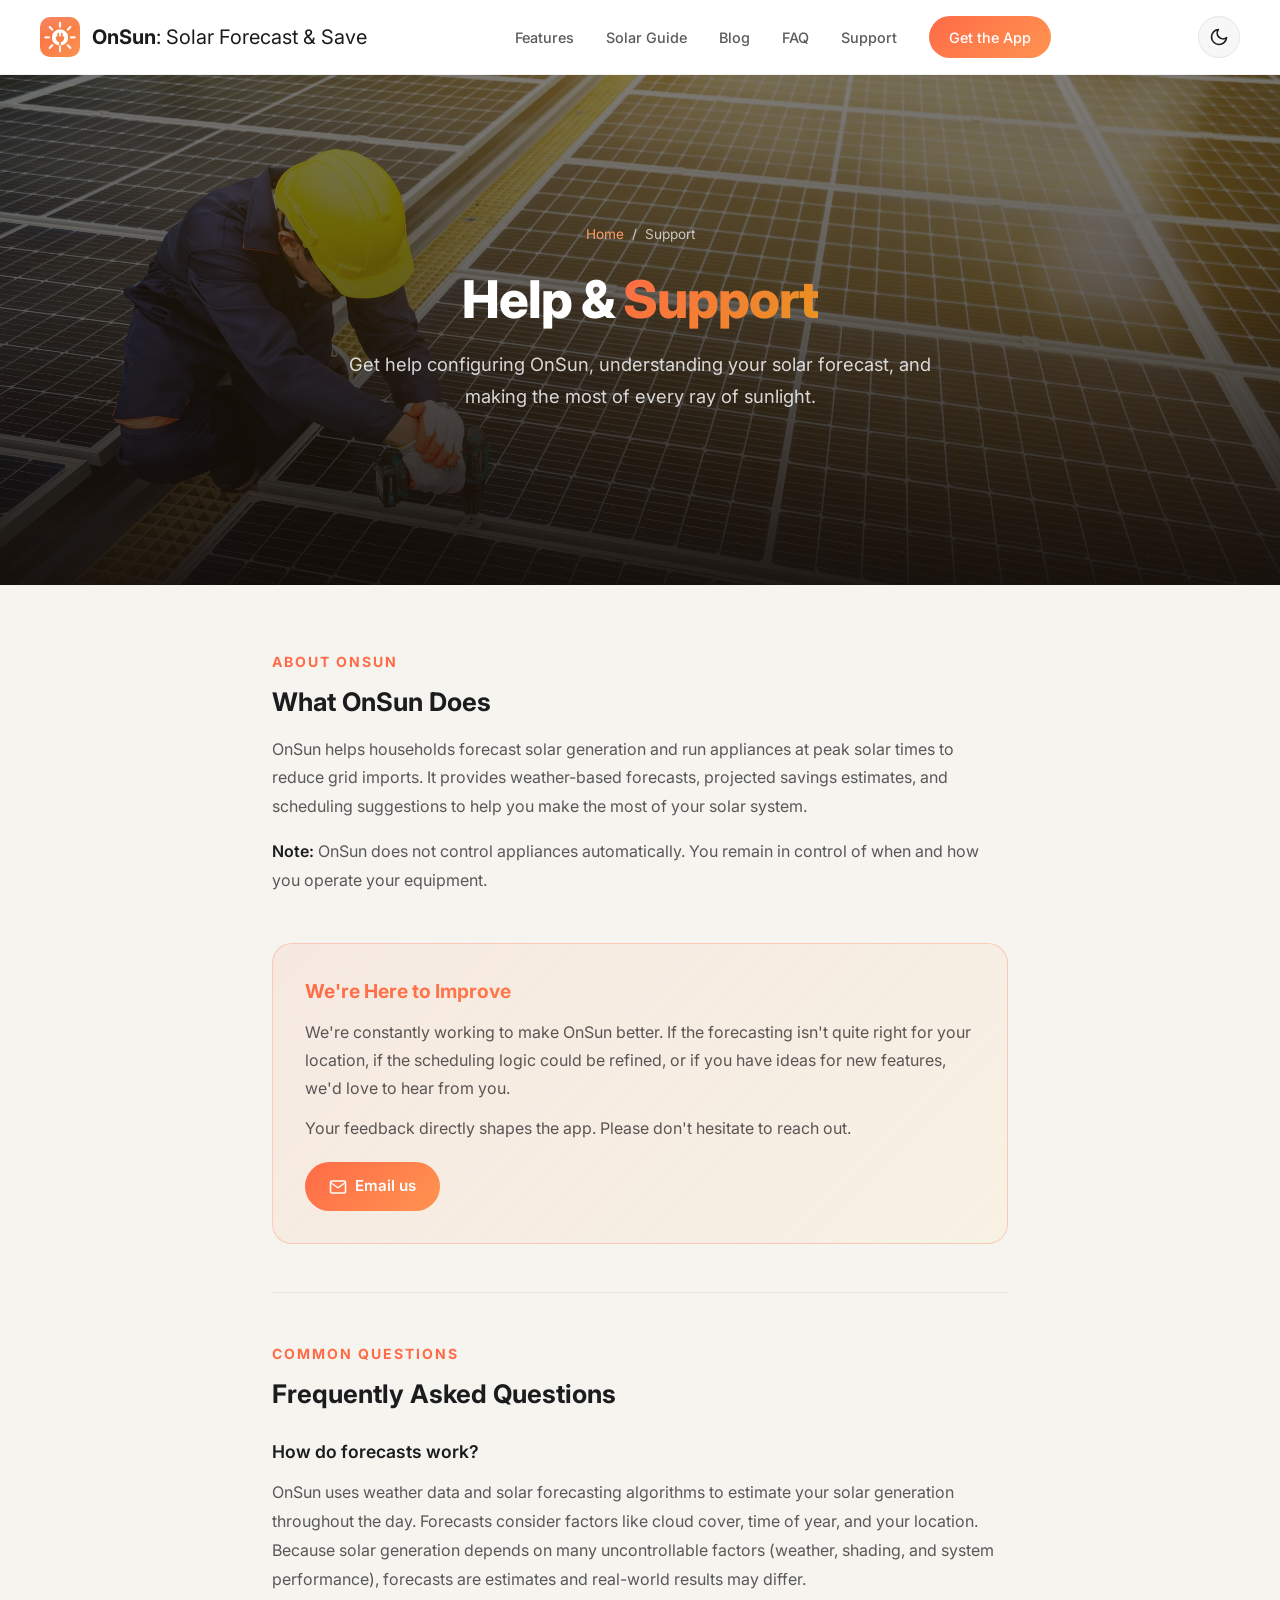
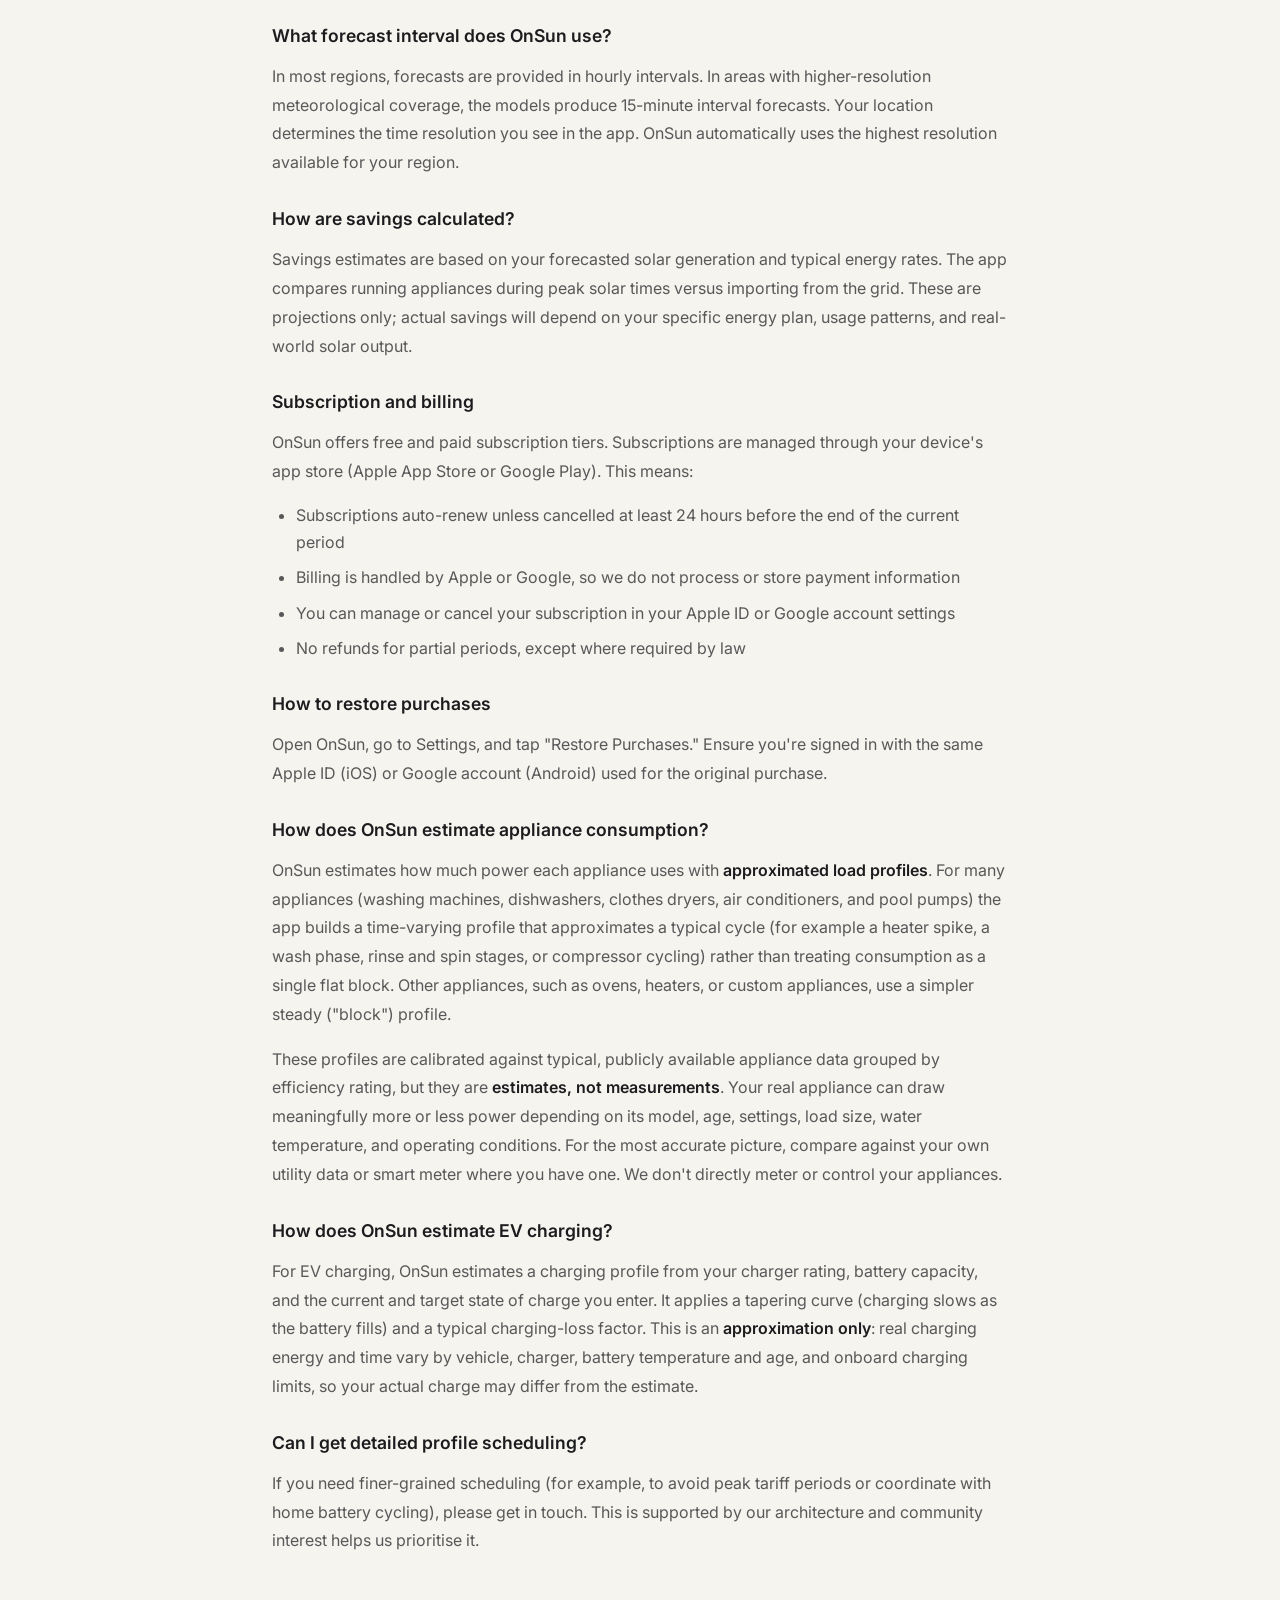
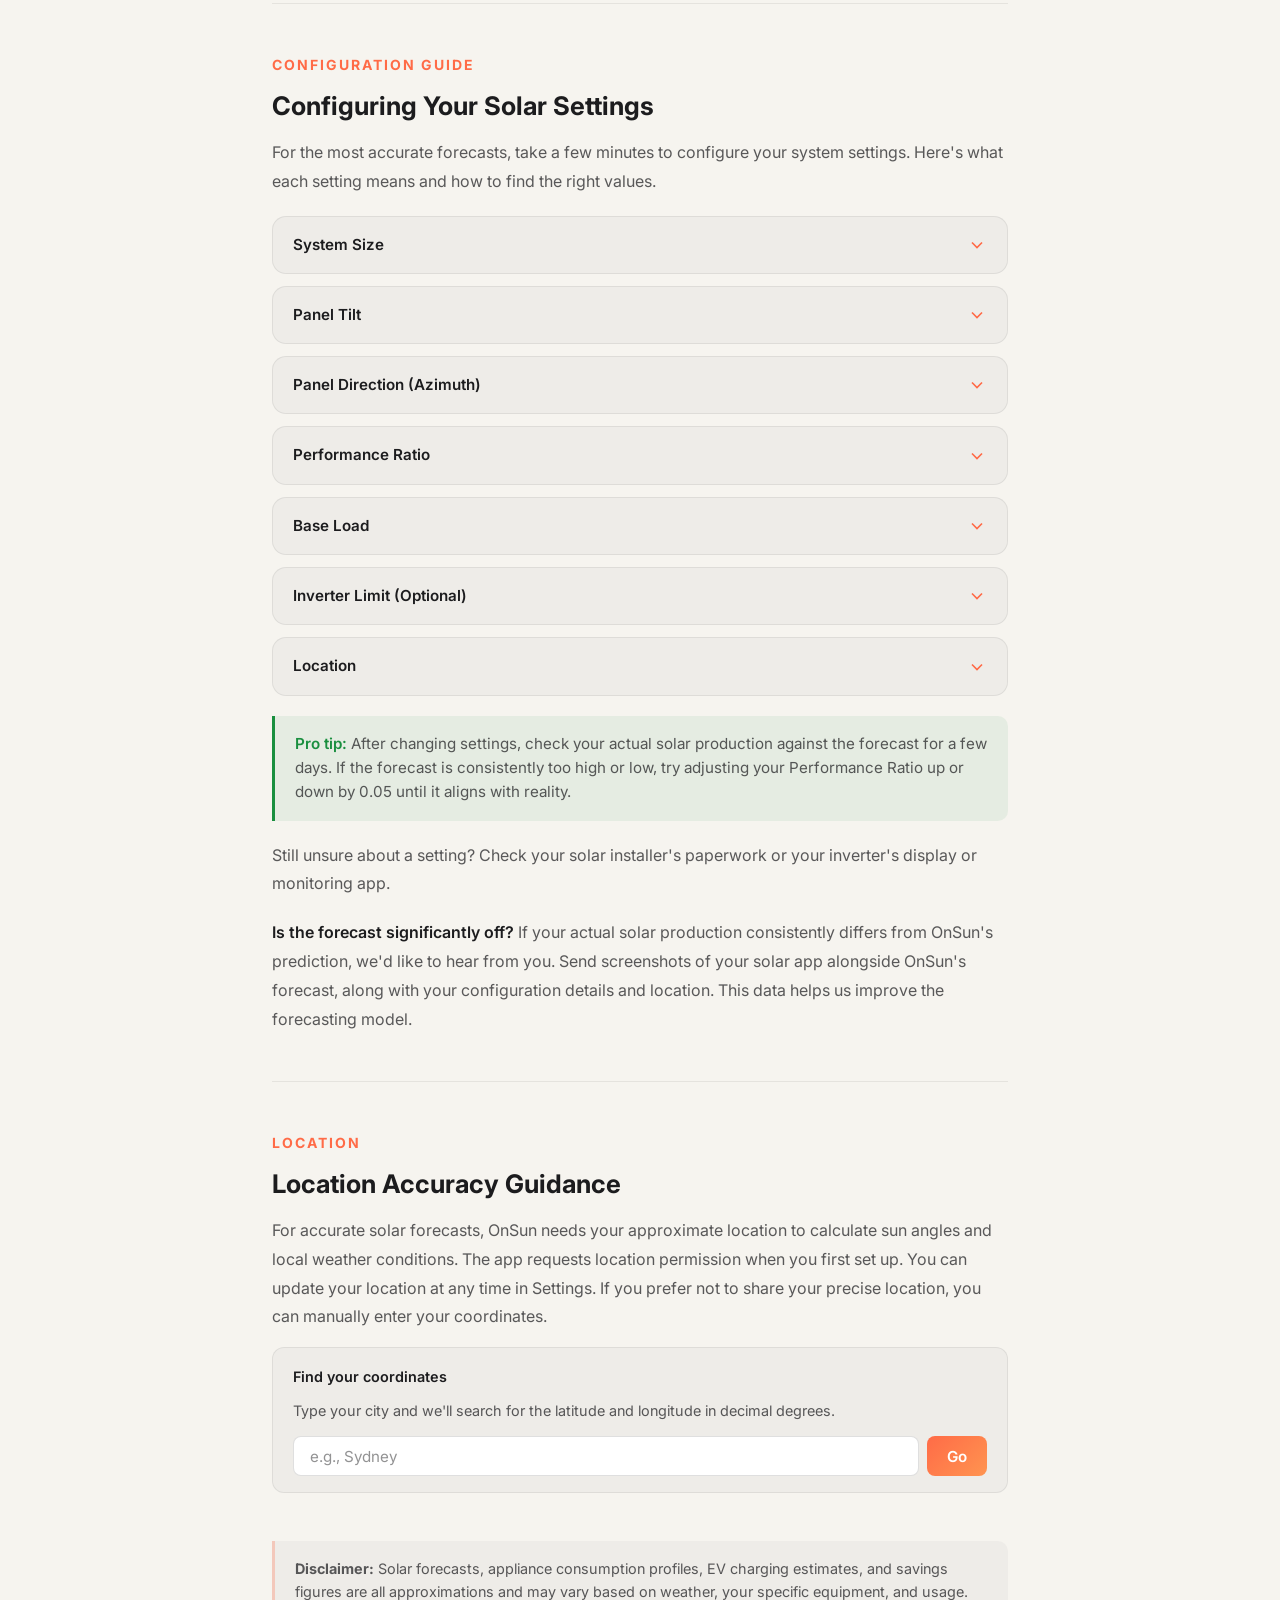
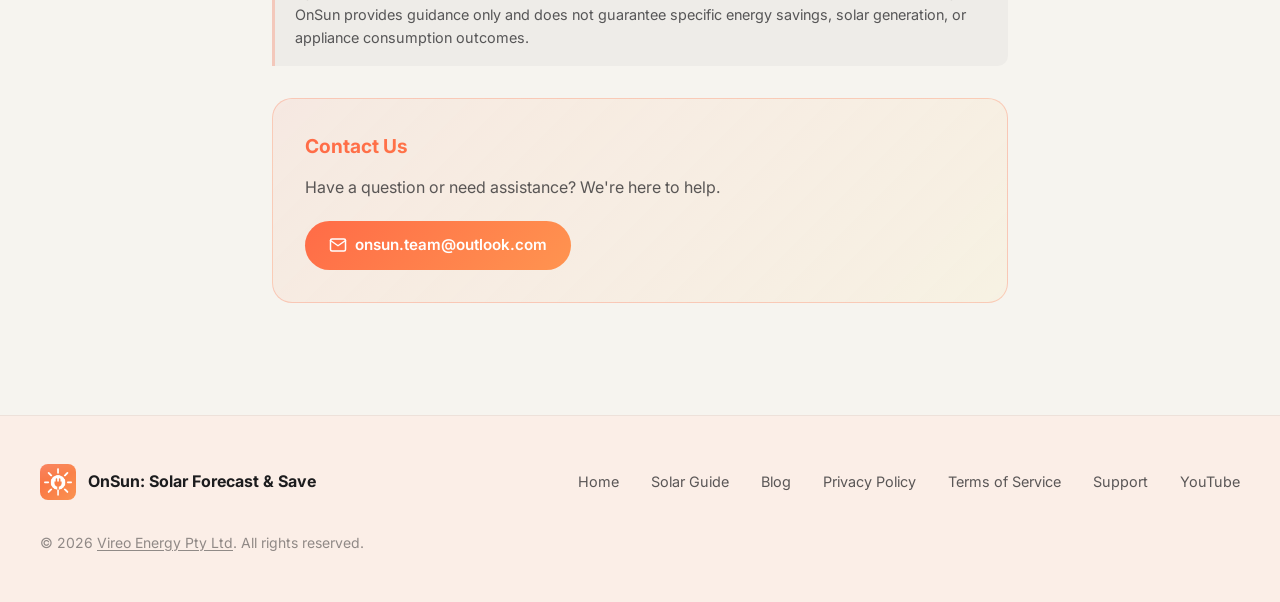
<file: support.html>
<!DOCTYPE html>
<html lang="en" data-theme="light">
<head>
  <!-- Theme bootstrap (anti-flash): apply saved theme before paint; light (white) default -->
    <script>(function(){try{var t=localStorage.getItem('onsun-theme');document.documentElement.setAttribute('data-theme',t==='dark'?'dark':'light');}catch(e){document.documentElement.setAttribute('data-theme','light');}})();</script>

  <!-- Google tag (gtag.js) -->
  <script async src="https://www.googletagmanager.com/gtag/js?id=G-8LWRQXQ2J5"></script>
  <script>
    window.dataLayer = window.dataLayer || [];
    function gtag(){dataLayer.push(arguments);}
    gtag('js', new Date());
    gtag('config', 'G-8LWRQXQ2J5');
  </script>

  <meta charset="UTF-8">
  <meta name="viewport" content="width=device-width, initial-scale=1.0">
    <meta name="theme-color" content="#ffffff">
  <title>OnSun Help & Support | Solar Forecast App FAQs and Setup Guide</title>
  <meta name="description" content="Help with the OnSun solar forecast app: setup, panel and system settings, understanding your forecast, and FAQs on getting more from your solar.">
  <meta name="keywords" content="OnSun support, solar forecast app help, how to set up solar forecast app, solar self-consumption app FAQ, solar panel app settings, solar energy app help, OnSun FAQ, solar production forecast help">
  <meta name="robots" content="index, follow, max-snippet:-1, max-image-preview:large">
  <meta name="author" content="Vireo Energy Pty Ltd">
  <link rel="canonical" href="https://onsun.app/support.html">
  <link rel="sitemap" type="application/xml" href="https://onsun.app/sitemap.xml">
  <link rel="alternate" hreflang="en" href="https://onsun.app/support.html">
  <link rel="alternate" hreflang="x-default" href="https://onsun.app/support.html">
  <link rel="icon" type="image/svg+xml" href="assets/favicon/favicon.svg">
  <link rel="icon" type="image/png" sizes="96x96" href="assets/favicon/favicon-96x96.png">
  <link rel="icon" sizes="any" href="assets/favicon/favicon.ico">
  <link rel="apple-touch-icon" href="assets/favicon/apple-touch-icon.png">
  <link rel="manifest" href="assets/favicon/site.webmanifest">

  <!-- Structured Data - FAQPage -->
  <script type="application/ld+json">
  {
    "@context": "https://schema.org",
    "@type": "FAQPage",
    "mainEntity": [
      {
        "@type": "Question",
        "name": "How does the OnSun solar forecast work?",
        "acceptedAnswer": {
          "@type": "Answer",
          "text": "OnSun uses weather data and commercial-grade solar irradiance algorithms to estimate your solar generation throughout the day. Forecasts consider cloud cover, time of year, your panel orientation, tilt, and location. In most regions, forecasts are provided in hourly intervals; in areas with higher-resolution meteorological coverage, 15-minute interval forecasts are available."
        }
      },
      {
        "@type": "Question",
        "name": "Does OnSun work with any solar system?",
        "acceptedAnswer": {
          "@type": "Answer",
          "text": "Yes. OnSun works with any grid-connected solar PV system regardless of brand, inverter type, or panel size. You do not need special hardware or monitoring equipment. Just enter your system details (panel capacity, roof orientation, and tilt angle) and OnSun calculates your expected production."
        }
      },
      {
        "@type": "Question",
        "name": "How does OnSun calculate solar savings?",
        "acceptedAnswer": {
          "@type": "Answer",
          "text": "Savings estimates are based on your forecasted solar generation and typical energy rates. The app compares running appliances during peak solar times versus importing from the grid. These are projections; actual savings depend on your specific energy plan, usage patterns, and real-world solar output."
        }
      },
      {
        "@type": "Question",
        "name": "How do I restore my OnSun subscription?",
        "acceptedAnswer": {
          "@type": "Answer",
          "text": "Open OnSun, go to Settings, and tap 'Restore Purchases.' Ensure you are signed in with the same Apple ID (iOS) or Google account (Android) used for the original purchase."
        }
      }
    ]
  }
  </script>

  <!-- Structured Data - SoftwareApplication -->
  <script type="application/ld+json">
  {
    "@context": "https://schema.org",
    "@type": "SoftwareApplication",
    "name": "OnSun: Solar Forecast App",
    "description": "Stop paying high electricity bills. OnSun forecasts your solar production 7 days ahead so you know exactly when to run appliances for maximum free energy.",
    "url": "https://onsun.app",
    "applicationCategory": "UtilitiesApplication",
    "operatingSystem": "iOS",
    "offers": {
      "@type": "Offer",
      "price": "0",
      "priceCurrency": "USD",
      "description": "Free to download. See your 7-day solar forecast and the best times to run each appliance."
    },
    "author": {
      "@type": "Organization",
      "name": "Vireo Energy Pty Ltd"
    }
  }
  </script>

  <!-- Structured Data - BreadcrumbList -->
  <script type="application/ld+json">
  {
    "@context": "https://schema.org",
    "@type": "BreadcrumbList",
    "itemListElement": [
      {
        "@type": "ListItem",
        "position": 1,
        "name": "Home",
        "item": "https://onsun.app"
      },
      {
        "@type": "ListItem",
        "position": 2,
        "name": "Support",
        "item": "https://onsun.app/support.html"
      }
    ]
  }
  </script>

  <!-- Open Graph -->
  <meta property="og:title" content="OnSun Help & Support | Solar Forecast App FAQs and Setup Guide">
  <meta property="og:description" content="Get help with the OnSun solar forecast app. Find answers to common questions, learn how to configure your solar system settings, and maximise your savings.">
  <meta property="og:image" content="https://onsun.app/assets/og-onsun.png">
  <meta property="og:url" content="https://onsun.app/support.html">
  <meta property="og:type" content="website">
  <meta property="og:site_name" content="OnSun">

  <!-- Twitter Card -->
  <meta name="twitter:card" content="summary_large_image">
  <meta name="twitter:title" content="OnSun Help & Support | Solar Forecast App FAQs and Setup Guide">
  <meta name="twitter:description" content="Get help with the OnSun solar forecast app. FAQs, setup guide, and solar settings explained.">
  <meta name="twitter:image" content="https://onsun.app/assets/og-onsun.png">

  <link rel="preconnect" href="https://fonts.googleapis.com">
  <link rel="preconnect" href="https://fonts.gstatic.com" crossorigin>
  <link href="https://fonts.googleapis.com/css2?family=Inter:wght@400;500;600;700;800&display=swap" rel="stylesheet">

  <link rel="stylesheet" href="assets/css/onsun.css">
</head>
<body>

  <nav id="navbar">
    <div class="nav-container">
      <a href="index.html" class="nav-logo">
        <img class="logo-light" src="assets/logo-light.png" alt="OnSun solar forecast app logo" width="400" height="400" loading="lazy">
        <img class="logo-dark" src="assets/logo-dark.png" alt="OnSun solar forecast app logo" width="400" height="400" loading="lazy">
        <span><strong>OnSun</strong>: Solar Forecast & Save</span>
      </a>
      <div class="nav-links" id="nav-links">
        <a href="index.html#features" class="nav-link-item">Features</a>
        <a href="solar-guide.html" class="nav-link-item">Solar Guide</a>
        <a href="blog/index.html" class="nav-link-item">Blog</a>
        <a href="index.html#faq" class="nav-link-item">FAQ</a>
        <a href="support.html" class="nav-link-item">Support</a>
        <a href="index.html#download" class="nav-cta nav-link-item">Get the App</a>
      </div>
      <div class="nav-actions">
        <button class="theme-toggle" type="button" aria-label="Switch to light theme" aria-pressed="false" title="Toggle light / dark theme">
          <svg class="icon-sun" viewBox="0 0 24 24" fill="none" stroke="currentColor" stroke-width="2" stroke-linecap="round" stroke-linejoin="round"><circle cx="12" cy="12" r="4"></circle><path d="M12 2v2M12 20v2M4.93 4.93l1.41 1.41M17.66 17.66l1.41 1.41M2 12h2M20 12h2M4.93 19.07l1.41-1.41M17.66 6.34l1.41-1.41"></path></svg>
          <svg class="icon-moon" viewBox="0 0 24 24" fill="none" stroke="currentColor" stroke-width="2" stroke-linecap="round" stroke-linejoin="round"><path d="M21 12.79A9 9 0 1 1 11.21 3 7 7 0 0 0 21 12.79z"></path></svg>
        </button>
        <button class="nav-hamburger" id="nav-hamburger" aria-label="Toggle menu" aria-expanded="false">
          <span></span><span></span><span></span>
        </button>
      </div>
    </div>
  </nav>

  <!-- Hero -->
  <section class="guide-hero">
    <div class="guide-hero-bg">
      <img src="assets/siwawut-phoophinyo-JlhvFEVMwng-unsplash.jpg" alt="Solar panel installer working on a rooftop array" width="6000" height="4000">
    </div>
    <div class="guide-hero-content">
      <div class="breadcrumb">
        <a href="index.html">Home</a>
        <span>/</span>
        <span>Support</span>
      </div>
      <h1>Help &amp; <span>Support</span></h1>
      <p class="lead">
        Get help configuring OnSun, understanding your solar forecast, and making the most of every ray of sunlight.
      </p>
    </div>
  </section>

  <!-- Support content -->
  <div class="support-body">

    <!-- About -->
    <div class="content-block animate-on-scroll">
      <div class="section-tag">About OnSun</div>
      <h2>What OnSun Does</h2>
      <p>OnSun helps households forecast solar generation and run appliances at peak solar times to reduce grid imports. It provides weather-based forecasts, projected savings estimates, and scheduling suggestions to help you make the most of your solar system.</p>
      <p><strong>Note:</strong> OnSun does not control appliances automatically. You remain in control of when and how you operate your equipment.</p>
    </div>

    <!-- Feedback card -->
    <div class="card card-gradient animate-on-scroll">
      <h2>We're Here to Improve</h2>
      <p>We're constantly working to make OnSun better. If the forecasting isn't quite right for your location, if the scheduling logic could be refined, or if you have ideas for new features, we'd love to hear from you.</p>
      <p>Your feedback directly shapes the app. Please don't hesitate to reach out.</p>
      <a href="mailto:onsun.team@outlook.com" class="contact-link">
        <svg width="18" height="18" viewBox="0 0 24 24" fill="none" stroke="currentColor" stroke-width="2" stroke-linecap="round" stroke-linejoin="round">
          <path d="M4 4h16c1.1 0 2 .9 2 2v12c0 1.1-.9 2-2 2H4c-1.1 0-2-.9-2-2V6c0-1.1.9-2 2-2z"/>
          <polyline points="22,6 12,13 2,6"/>
        </svg>
        Email us
      </a>
    </div>

    <hr class="section-divider">

    <!-- FAQ section -->
    <div class="content-block animate-on-scroll">
      <div class="section-tag">Common Questions</div>
      <h2>Frequently Asked Questions</h2>

      <h3>How do forecasts work?</h3>
      <p>OnSun uses weather data and solar forecasting algorithms to estimate your solar generation throughout the day. Forecasts consider factors like cloud cover, time of year, and your location. Because solar generation depends on many uncontrollable factors (weather, shading, and system performance), forecasts are estimates and real-world results may differ.</p>

      <h3>What forecast interval does OnSun use?</h3>
      <p>In most regions, forecasts are provided in hourly intervals. In areas with higher-resolution meteorological coverage, the models produce 15-minute interval forecasts. Your location determines the time resolution you see in the app. OnSun automatically uses the highest resolution available for your region.</p>

      <h3>How are savings calculated?</h3>
      <p>Savings estimates are based on your forecasted solar generation and typical energy rates. The app compares running appliances during peak solar times versus importing from the grid. These are projections only; actual savings will depend on your specific energy plan, usage patterns, and real-world solar output.</p>

      <h3>Subscription and billing</h3>
      <p>OnSun offers free and paid subscription tiers. Subscriptions are managed through your device's app store (Apple App Store or Google Play). This means:</p>
      <ul>
        <li>Subscriptions auto-renew unless cancelled at least 24 hours before the end of the current period</li>
        <li>Billing is handled by Apple or Google, so we do not process or store payment information</li>
        <li>You can manage or cancel your subscription in your Apple ID or Google account settings</li>
        <li>No refunds for partial periods, except where required by law</li>
      </ul>

      <h3>How to restore purchases</h3>
      <p>Open OnSun, go to Settings, and tap "Restore Purchases." Ensure you're signed in with the same Apple ID (iOS) or Google account (Android) used for the original purchase.</p>

      <h3>How does OnSun estimate appliance consumption?</h3>
      <p>OnSun estimates how much power each appliance uses with <strong>approximated load profiles</strong>. For many appliances (washing machines, dishwashers, clothes dryers, air conditioners, and pool pumps) the app builds a time-varying profile that approximates a typical cycle (for example a heater spike, a wash phase, rinse and spin stages, or compressor cycling) rather than treating consumption as a single flat block. Other appliances, such as ovens, heaters, or custom appliances, use a simpler steady ("block") profile.</p>
      <p>These profiles are calibrated against typical, publicly available appliance data grouped by efficiency rating, but they are <strong>estimates, not measurements</strong>. Your real appliance can draw meaningfully more or less power depending on its model, age, settings, load size, water temperature, and operating conditions. For the most accurate picture, compare against your own utility data or smart meter where you have one. We don't directly meter or control your appliances.</p>

      <h3>How does OnSun estimate EV charging?</h3>
      <p>For EV charging, OnSun estimates a charging profile from your charger rating, battery capacity, and the current and target state of charge you enter. It applies a tapering curve (charging slows as the battery fills) and a typical charging-loss factor. This is an <strong>approximation only</strong>: real charging energy and time vary by vehicle, charger, battery temperature and age, and onboard charging limits, so your actual charge may differ from the estimate.</p>

      <h3>Can I get detailed profile scheduling?</h3>
      <p>If you need finer-grained scheduling (for example, to avoid peak tariff periods or coordinate with home battery cycling), please get in touch. This is supported by our architecture and community interest helps us prioritise it.</p>
    </div>

    <hr class="section-divider">

    <!-- Settings guide -->
    <div class="content-block animate-on-scroll">
      <div class="section-tag">Configuration Guide</div>
      <h2>Configuring Your Solar Settings</h2>
      <p>For the most accurate forecasts, take a few minutes to configure your system settings. Here's what each setting means and how to find the right values.</p>

      <div class="accordion">
        <div class="accordion-item">
          <div class="accordion-header" onclick="toggleAccordion(this)">
            <span>System Size</span>
            <svg class="accordion-icon" viewBox="0 0 24 24" fill="none" stroke="currentColor" stroke-width="2">
              <path d="M6 9l6 6 6-6"/>
            </svg>
          </div>
          <div class="accordion-content">
            <div class="accordion-body">
              <p>The total capacity of your solar panels in kilowatts (kW). Shown on your solar quote, inverter display, or monitoring app.</p>
              <p><span class="setting-term">Typical range:</span> <span class="setting-value">3.0</span> to <span class="setting-value">10.0</span> kW</p>
              <p>Common sizes: 6.6 kW (very popular), 5.0 kW, 10 kW for larger homes.</p>
            </div>
          </div>
        </div>

        <div class="accordion-item">
          <div class="accordion-header" onclick="toggleAccordion(this)">
            <span>Panel Tilt</span>
            <svg class="accordion-icon" viewBox="0 0 24 24" fill="none" stroke="currentColor" stroke-width="2">
              <path d="M6 9l6 6 6-6"/>
            </svg>
          </div>
          <div class="accordion-content">
            <div class="accordion-body">
              <p>The angle your panels are tilted from horizontal. Flat roof = 0°, vertical wall = 90°.</p>
              <p><span class="setting-term">Quick guide:</span></p>
              <ul>
                <li>Typical pitched roof: <span class="setting-value">22° - 30°</span></li>
                <li>Flat roof with tilt frames: <span class="setting-value">10° - 15°</span></li>
                <li>Flat roof (no tilt): <span class="setting-value">0°</span></li>
              </ul>
              <p>Your installer's documentation or your phone's level app can give you this.</p>
            </div>
          </div>
        </div>

        <div class="accordion-item">
          <div class="accordion-header" onclick="toggleAccordion(this)">
            <span>Panel Direction (Azimuth)</span>
            <svg class="accordion-icon" viewBox="0 0 24 24" fill="none" stroke="currentColor" stroke-width="2">
              <path d="M6 9l6 6 6-6"/>
            </svg>
          </div>
          <div class="accordion-content">
            <div class="accordion-body">
              <p>The compass direction your panels face. <span class="setting-value">0°</span> = North, <span class="setting-value">180°</span> = South.</p>
              <p><span class="setting-term">Common directions:</span></p>
              <ul>
                <li>North: <span class="setting-value">0°</span>, best for year-round generation</li>
                <li>East: <span class="setting-value">90°</span>, good morning sun</li>
                <li>West: <span class="setting-value">270°</span>, good afternoon sun</li>
                <li>North-East: <span class="setting-value">45°</span></li>
                <li>North-West: <span class="setting-value">315°</span></li>
              </ul>
              <p>Use your phone's compass while standing in front of your panels.</p>
            </div>
          </div>
        </div>

        <div class="accordion-item">
          <div class="accordion-header" onclick="toggleAccordion(this)">
            <span>Performance Ratio</span>
            <svg class="accordion-icon" viewBox="0 0 24 24" fill="none" stroke="currentColor" stroke-width="2">
              <path d="M6 9l6 6 6-6"/>
            </svg>
          </div>
          <div class="accordion-content">
            <div class="accordion-body">
              <p>A factor accounting for real-world losses: shading, dust, inverter efficiency, temperature, and wiring losses. Think of it as overall system efficiency.</p>
              <p><span class="setting-term">Typical values:</span></p>
              <ul>
                <li>Excellent system: <span class="setting-value">0.85 - 0.90</span></li>
                <li>Good system (default): <span class="setting-value">0.80 - 0.85</span></li>
                <li>System with shading: <span class="setting-value">0.75 - 0.80</span></li>
              </ul>
              <p>Most users can leave this at <span class="setting-value">0.85</span>. Lower it if you have significant shading or an older system.</p>
            </div>
          </div>
        </div>

        <div class="accordion-item">
          <div class="accordion-header" onclick="toggleAccordion(this)">
            <span>Base Load</span>
            <svg class="accordion-icon" viewBox="0 0 24 24" fill="none" stroke="currentColor" stroke-width="2">
              <path d="M6 9l6 6 6-6"/>
            </svg>
          </div>
          <div class="accordion-content">
            <div class="accordion-body">
              <p>Your home's minimum power consumption (in kW) when no major appliances are running, such as fridges, standby devices, routers, etc.</p>
              <p><span class="setting-term">How to estimate:</span></p>
              <ul>
                <li>Check your smart meter or inverter app late at night when everything is off</li>
                <li>Typical homes: <span class="setting-value">0.3 - 0.6</span> kW (300-600W)</li>
                <li>Homes with always-on AC or pool pumps: <span class="setting-value">0.8 - 1.5</span> kW</li>
              </ul>
              <p>This helps OnSun calculate how much solar is available for your appliances.</p>
            </div>
          </div>
        </div>

        <div class="accordion-item">
          <div class="accordion-header" onclick="toggleAccordion(this)">
            <span>Inverter Limit (Optional)</span>
            <svg class="accordion-icon" viewBox="0 0 24 24" fill="none" stroke="currentColor" stroke-width="2">
              <path d="M6 9l6 6 6-6"/>
            </svg>
          </div>
          <div class="accordion-content">
            <div class="accordion-body">
              <p>The maximum AC output your inverter can deliver. Only needed if your inverter is significantly smaller than your panel capacity.</p>
              <p><span class="setting-term">Example:</span> 8 kW of panels with a 5 kW inverter would have a limit of <span class="setting-value">5.0</span> kW.</p>
              <p>If your inverter and panel sizes are similar, leave this blank.</p>
            </div>
          </div>
        </div>

        <div class="accordion-item">
          <div class="accordion-header" onclick="toggleAccordion(this)">
            <span>Location</span>
            <svg class="accordion-icon" viewBox="0 0 24 24" fill="none" stroke="currentColor" stroke-width="2">
              <path d="M6 9l6 6 6-6"/>
            </svg>
          </div>
          <div class="accordion-content">
            <div class="accordion-body">
              <p>Your home's location determines sun angles and local weather data. Accurate location means accurate forecasts.</p>
              <p><span class="setting-term">Tips:</span></p>
              <ul>
                <li>Use the location button to auto-detect</li>
                <li>If you're on the edge of a climate zone, precision matters more</li>
                <li>Update this if you move or use the app at a holiday home</li>
              </ul>

              <p style="margin-top: 1rem;"><span class="setting-term">Prefer not to share your location?</span></p>
              <p>You can manually enter your latitude and longitude coordinates. This gives you full control while still getting accurate forecasts.</p>
              <p style="font-size: 0.875rem; color: var(--text-muted);">Example: San Francisco is approximately <span class="setting-value">37.77</span> latitude, <span class="setting-value">-122.42</span> longitude.</p>

              <div class="latlong-finder">
                <p><strong>Find your coordinates</strong></p>
                <p>Type your city and we'll search for the latitude and longitude in decimal degrees.</p>
                <div class="latlong-input-row">
                  <input type="text" id="cityInputLocation" placeholder="e.g., San Francisco" class="latlong-input">
                  <button onclick="searchLatLongLocation()" class="latlong-btn">Go</button>
                </div>
              </div>
            </div>
          </div>
        </div>
      </div>

      <div class="tip-box">
        <strong>Pro tip:</strong> After changing settings, check your actual solar production against the forecast for a few days. If the forecast is consistently too high or low, try adjusting your Performance Ratio up or down by 0.05 until it aligns with reality.
      </div>

      <p>Still unsure about a setting? Check your solar installer's paperwork or your inverter's display or monitoring app.</p>

      <p style="margin-top: 1.25rem;"><strong>Is the forecast significantly off?</strong> If your actual solar production consistently differs from OnSun's prediction, we'd like to hear from you. Send screenshots of your solar app alongside OnSun's forecast, along with your configuration details and location. This data helps us improve the forecasting model.</p>
    </div>

    <hr class="section-divider">

    <!-- Location accuracy -->
    <div class="content-block animate-on-scroll">
      <div class="section-tag">Location</div>
      <h2>Location Accuracy Guidance</h2>
      <p>For accurate solar forecasts, OnSun needs your approximate location to calculate sun angles and local weather conditions. The app requests location permission when you first set up. You can update your location at any time in Settings. If you prefer not to share your precise location, you can manually enter your coordinates.</p>

      <div class="latlong-finder">
        <p><strong>Find your coordinates</strong></p>
        <p>Type your city and we'll search for the latitude and longitude in decimal degrees.</p>
        <div class="latlong-input-row">
          <input type="text" id="cityInput" placeholder="e.g., Sydney" class="latlong-input">
          <button onclick="searchLatLong()" class="latlong-btn">Go</button>
        </div>
      </div>
    </div>

    <!-- Disclaimer -->
    <div class="disclaimer animate-on-scroll">
      <strong>Disclaimer:</strong> Solar forecasts, appliance consumption profiles, EV charging estimates, and savings figures are all approximations and may vary based on weather, your specific equipment, and usage. OnSun provides guidance only and does not guarantee specific energy savings, solar generation, or appliance consumption outcomes.
    </div>

    <!-- Contact -->
    <div class="card card-gradient animate-on-scroll">
      <h2>Contact Us</h2>
      <p>Have a question or need assistance? We're here to help.</p>
      <a href="mailto:onsun.team@outlook.com" class="contact-link">
        <svg width="18" height="18" viewBox="0 0 24 24" fill="none" stroke="currentColor" stroke-width="2" stroke-linecap="round" stroke-linejoin="round">
          <path d="M4 4h16c1.1 0 2 .9 2 2v12c0 1.1-.9 2-2 2H4c-1.1 0-2-.9-2-2V6c0-1.1.9-2 2-2z"/>
          <polyline points="22,6 12,13 2,6"/>
        </svg>
        onsun.team@outlook.com
      </a>
    </div>

  </div>

  <!-- Footer -->
  <footer>
    <div class="footer-container">
      <div class="footer-logo">
        <img class="logo-light" src="assets/logo-light.png" alt="OnSun solar forecast app logo" width="400" height="400" loading="lazy">
        <img class="logo-dark" src="assets/logo-dark.png" alt="OnSun solar forecast app logo" width="400" height="400" loading="lazy">
        <span>OnSun: Solar Forecast & Save</span>
      </div>
      <div class="footer-links">
        <a href="index.html">Home</a>
        <a href="solar-guide.html">Solar Guide</a>
        <a href="blog/index.html">Blog</a>
        <a href="privacy-policy.html">Privacy Policy</a>
        <a href="terms-of-service.html">Terms of Service</a>
        <a href="support.html">Support</a>
        <a href="https://www.youtube.com/@Use-Solar" target="_blank" rel="noopener">YouTube</a>
      </div>
      <div class="footer-copyright">
        &copy; 2026 <a href="https://www.vireo.energy/">Vireo Energy Pty Ltd</a>. All rights reserved.
      </div>
    </div>
  </footer>

  <script src="assets/js/onsun.js" defer></script>

</body>
</html>
</file>
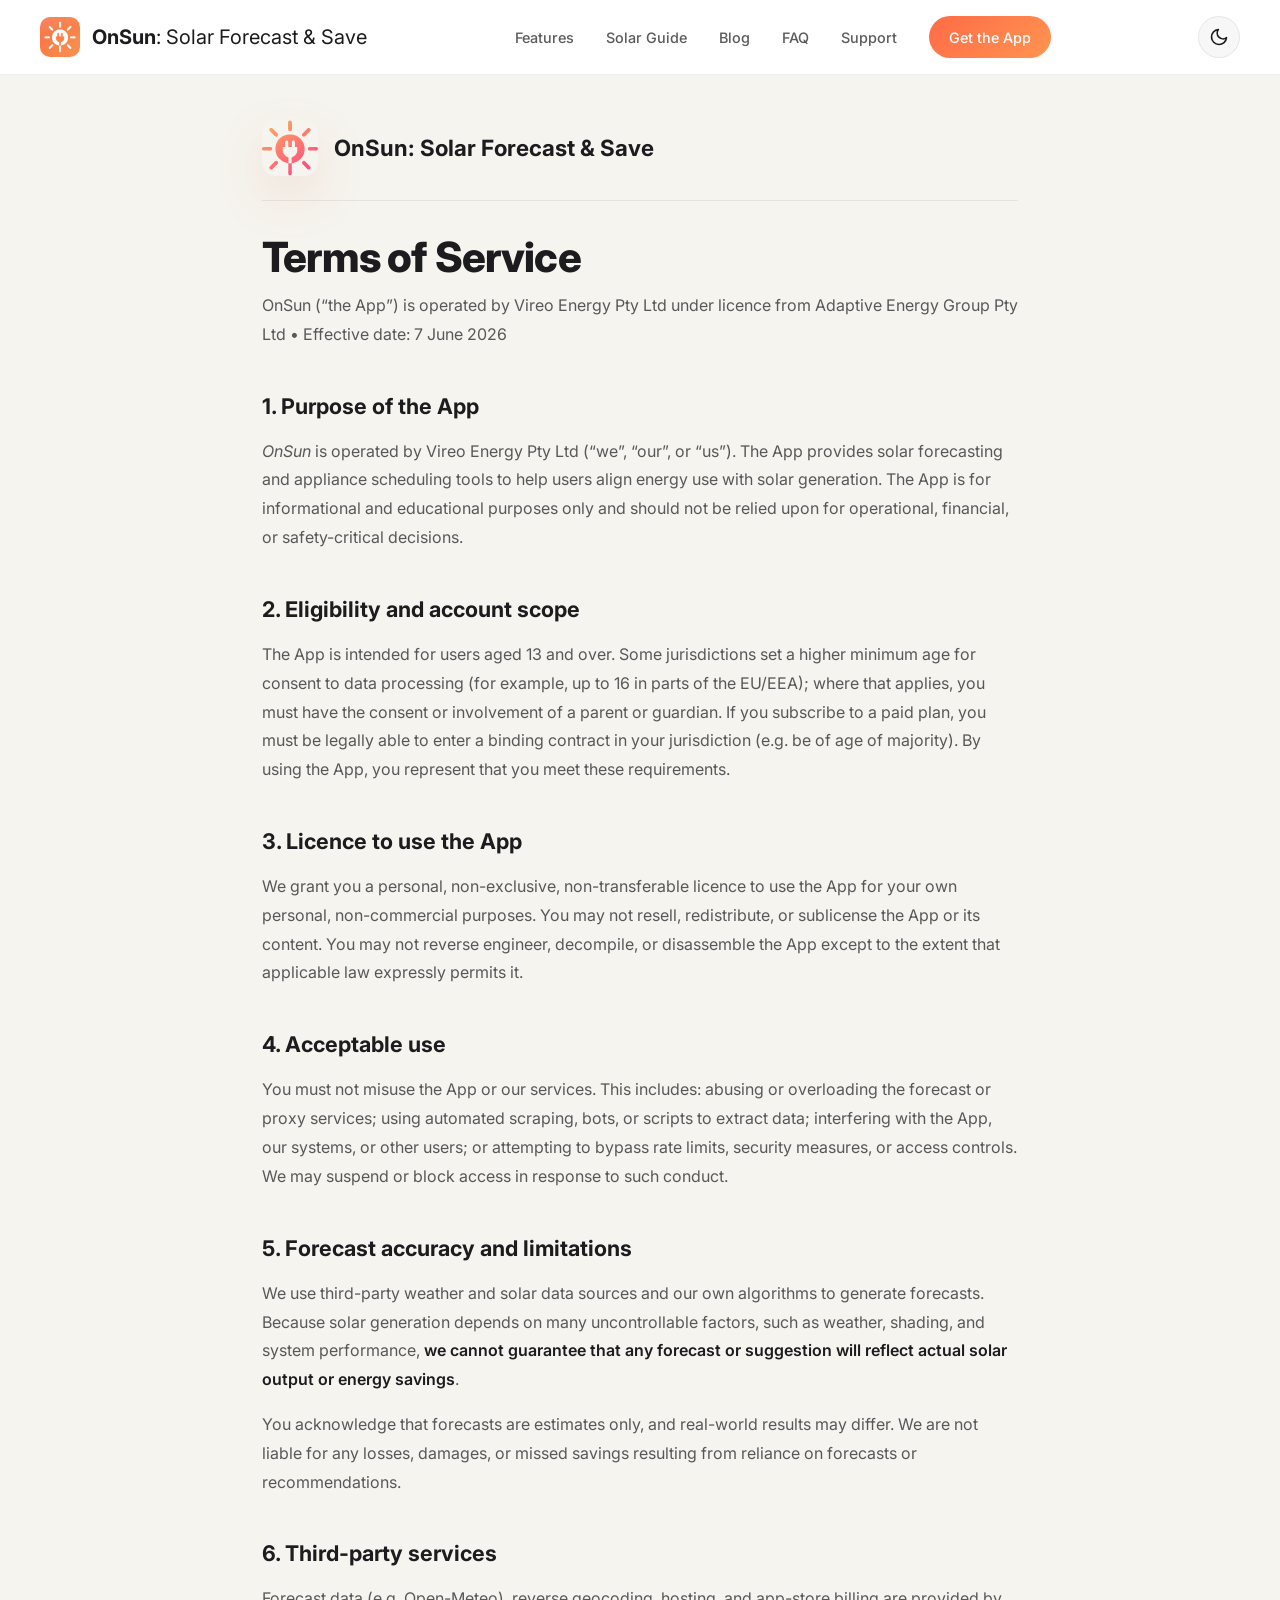
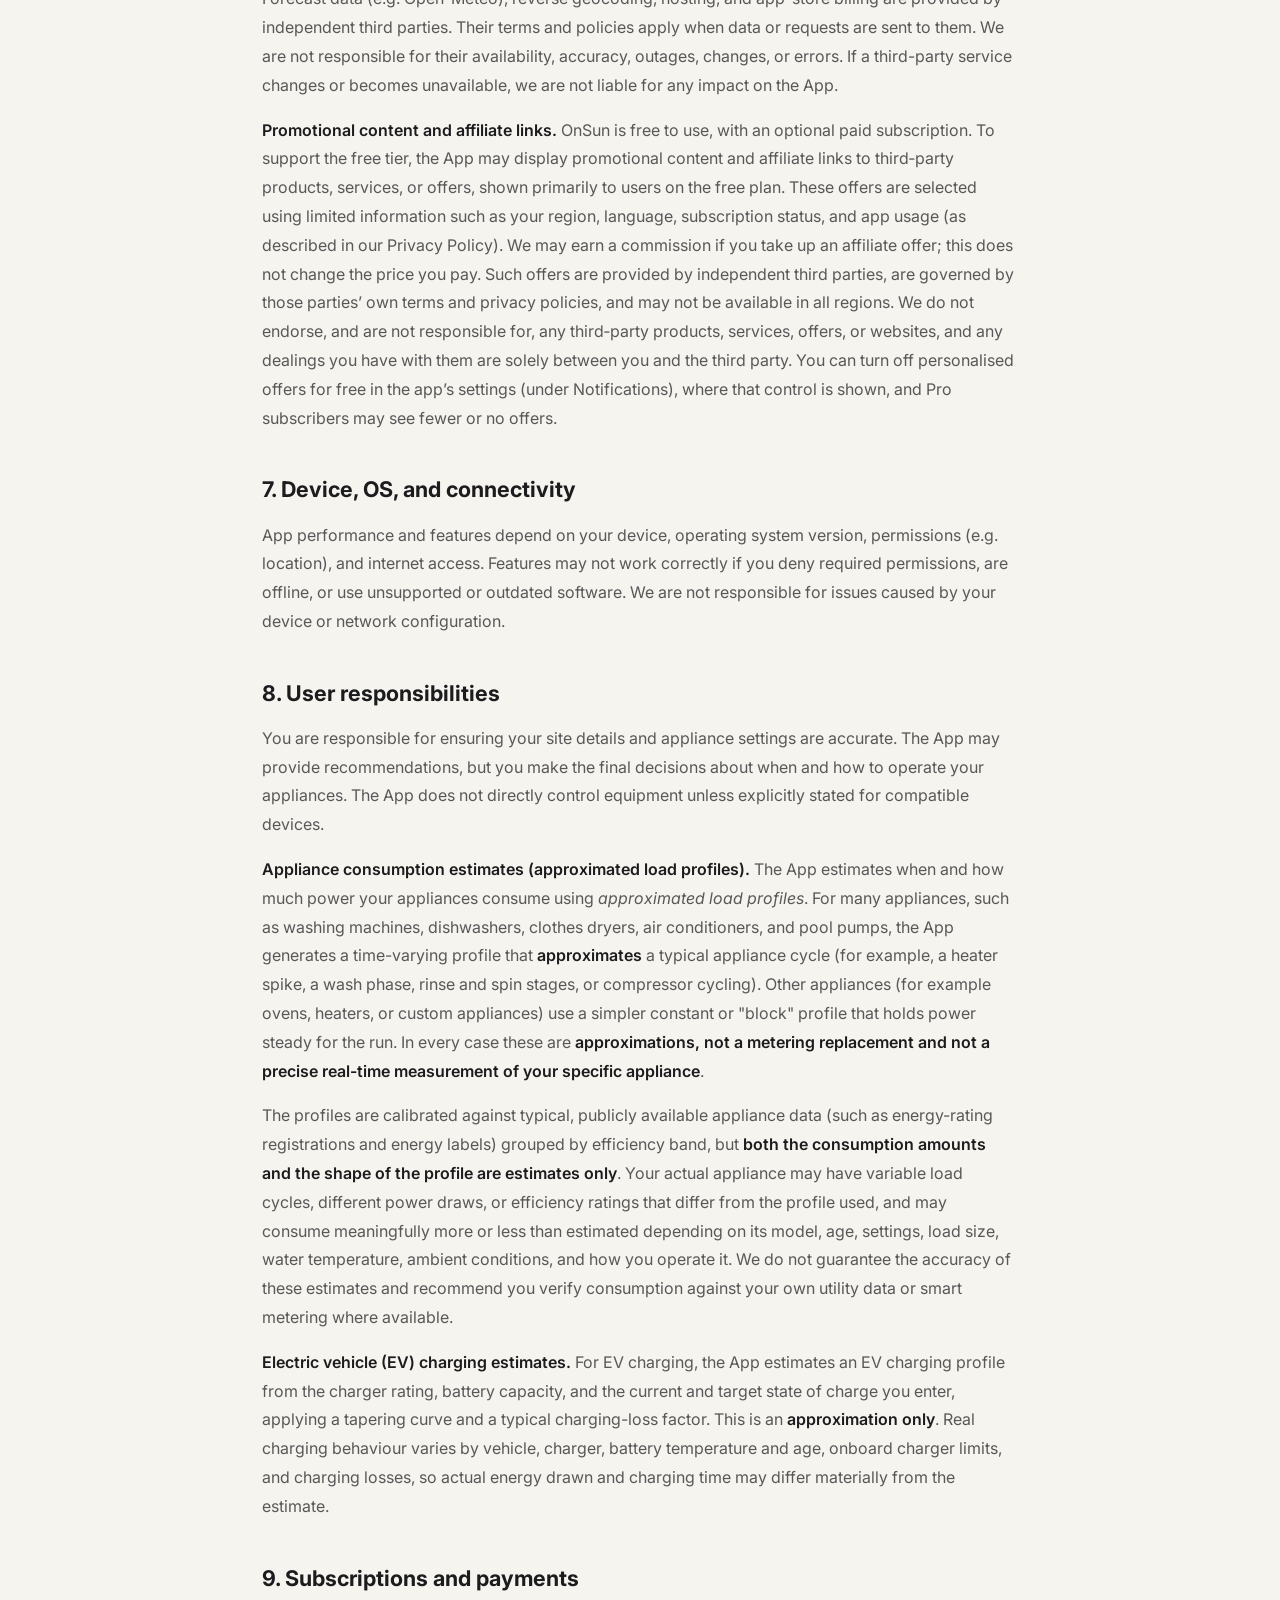
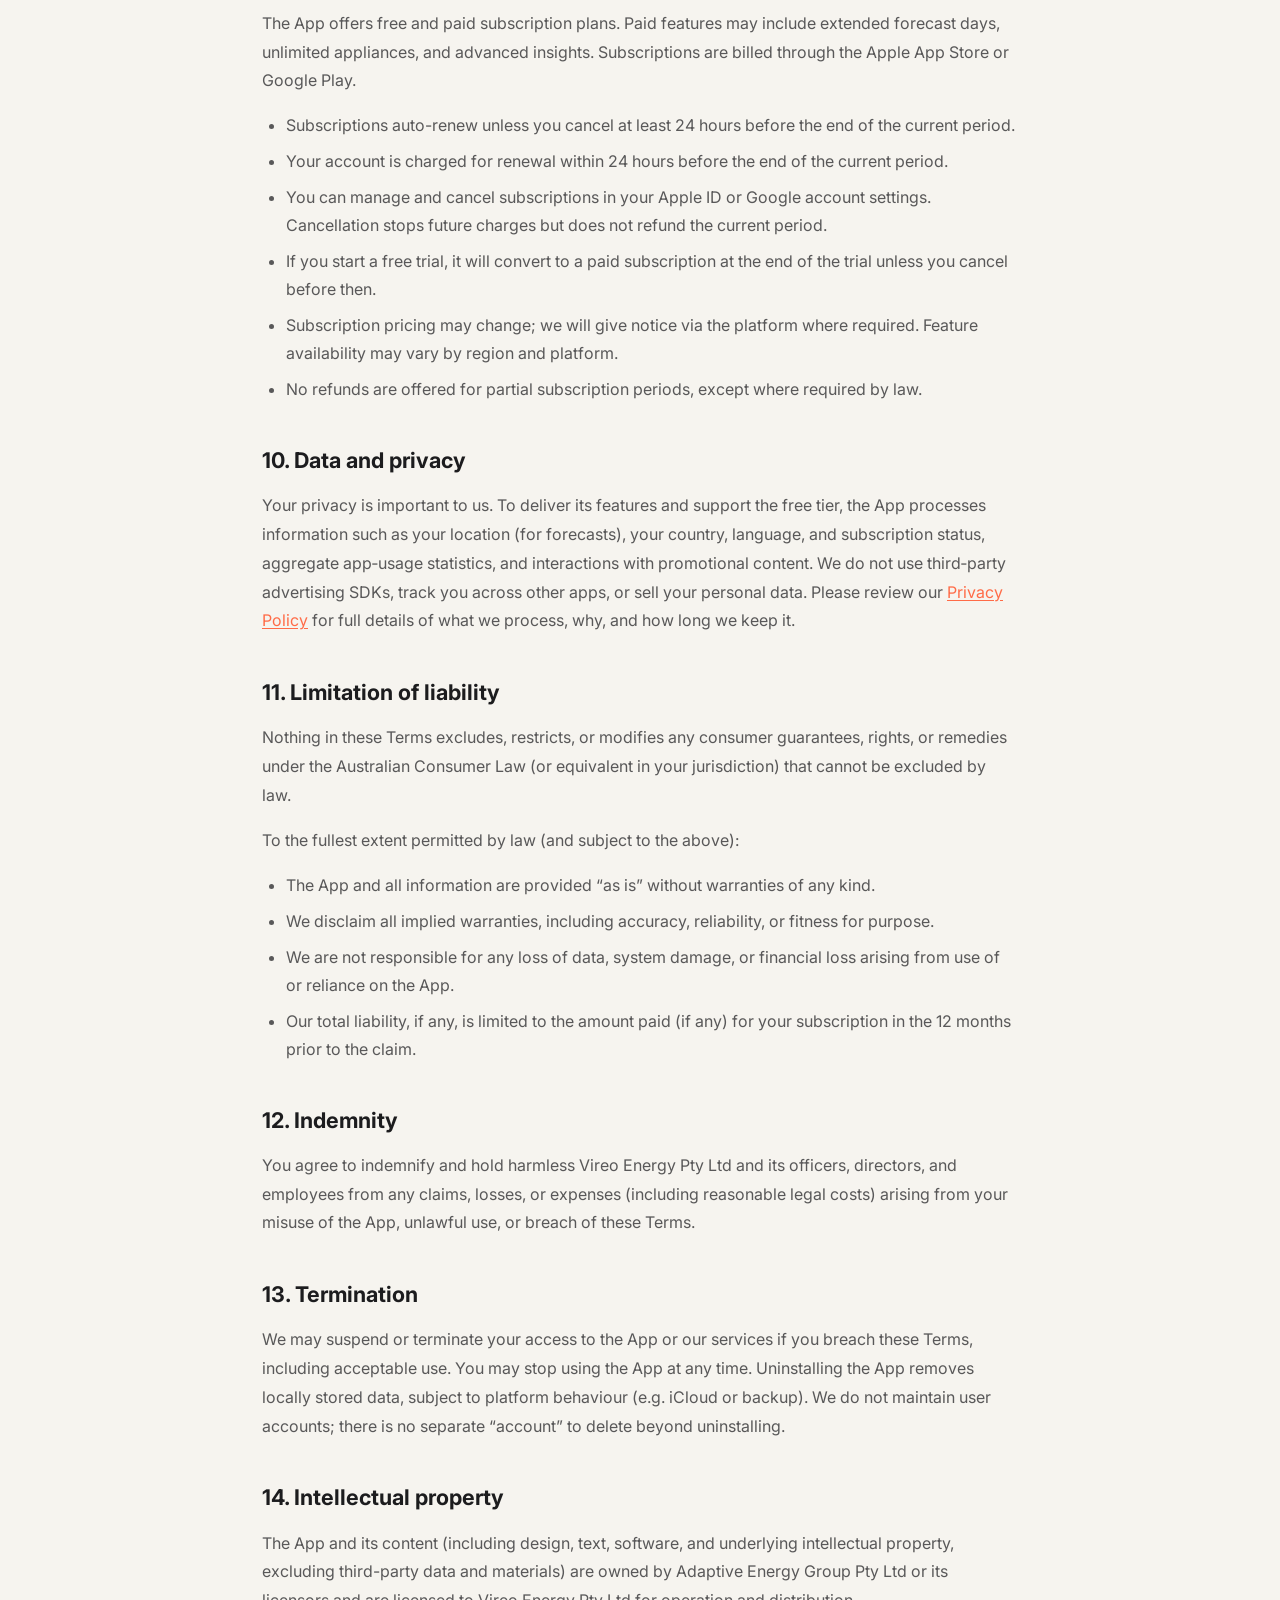
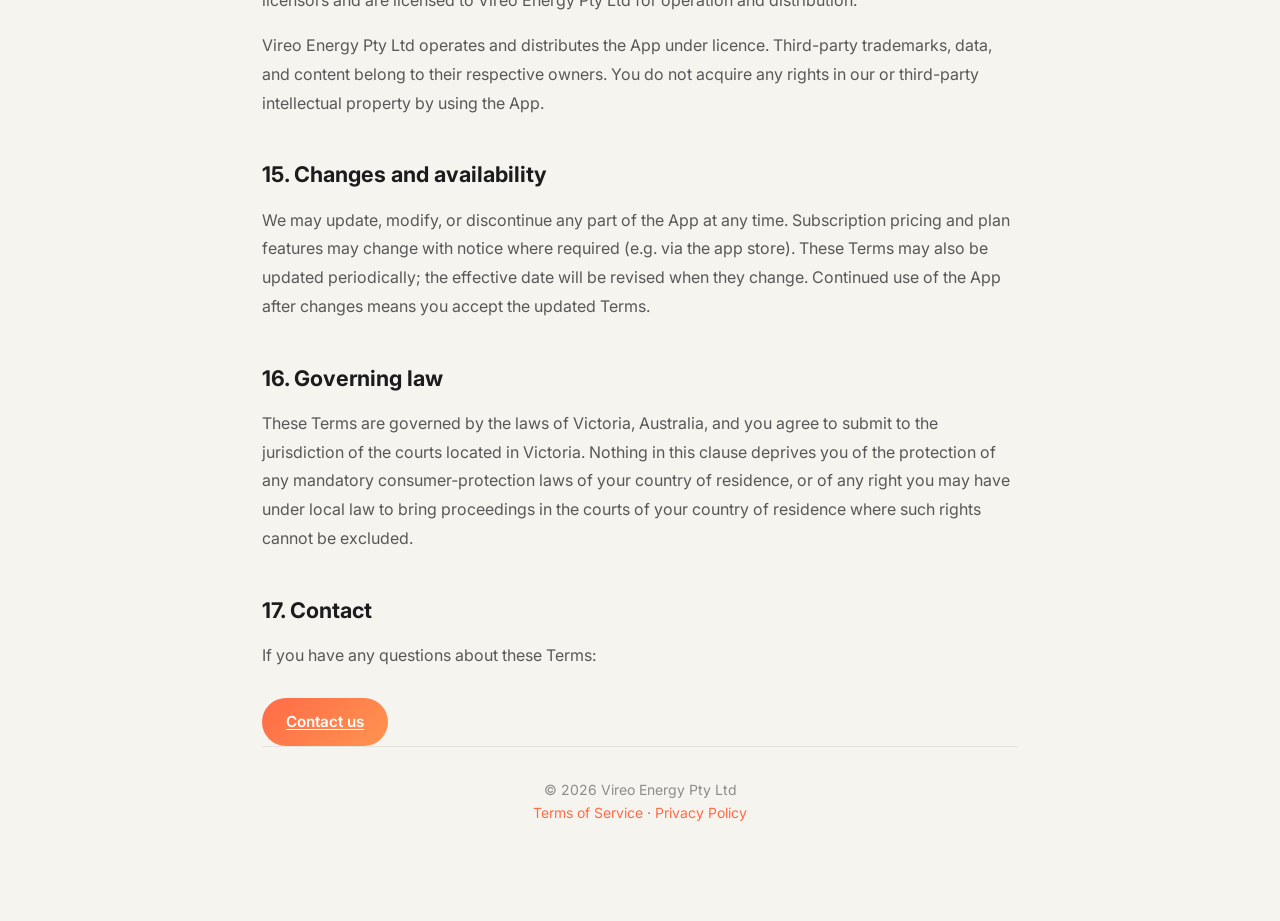
<file: terms-of-service.html>
<!DOCTYPE html>
<html lang="en" data-theme="light">
<head>
  <!-- Theme bootstrap (anti-flash): apply saved theme before paint; light (white) default -->
    <script>(function(){try{var t=localStorage.getItem('onsun-theme');document.documentElement.setAttribute('data-theme',t==='dark'?'dark':'light');}catch(e){document.documentElement.setAttribute('data-theme','light');}})();</script>

  <meta charset="UTF-8" />
  <meta name="viewport" content="width=device-width, initial-scale=1.0" />
  <meta name="theme-color" content="#ffffff">
  <meta name="description" content="Terms of Service for OnSun (Vireo Energy Pty Ltd)." />
  <meta name="robots" content="noindex, follow">
  <meta name="author" content="Vireo Energy Pty Ltd">
  <link rel="canonical" href="https://onsun.app/terms-of-service.html">
  <link rel="alternate" hreflang="en" href="https://onsun.app/terms-of-service.html">
  <link rel="alternate" hreflang="x-default" href="https://onsun.app/terms-of-service.html">
  <meta property="og:title" content="Terms of Service | OnSun">
  <meta property="og:description" content="Terms of Service for OnSun (Vireo Energy Pty Ltd).">
  <meta property="og:image" content="https://onsun.app/assets/og-onsun.png">
  <meta property="og:image:width" content="1200">
  <meta property="og:image:height" content="630">
  <meta property="og:url" content="https://onsun.app/terms-of-service.html">
  <meta property="og:type" content="website">
  <meta property="og:site_name" content="OnSun">
  <meta property="og:locale" content="en_AU">
  <meta name="twitter:card" content="summary_large_image">
  <meta name="twitter:title" content="Terms of Service | OnSun">
  <meta name="twitter:description" content="Terms of Service for OnSun (Vireo Energy Pty Ltd).">
  <meta name="twitter:image" content="https://onsun.app/assets/og-onsun.png">
  <title>Terms of Service | OnSun</title>
  <link rel="icon" type="image/svg+xml" href="assets/favicon/favicon.svg">
  <link rel="icon" type="image/png" sizes="96x96" href="assets/favicon/favicon-96x96.png">
  <link rel="icon" sizes="any" href="assets/favicon/favicon.ico">
  <link rel="apple-touch-icon" href="assets/favicon/apple-touch-icon.png">
  <link rel="manifest" href="assets/favicon/site.webmanifest">

  <!-- Structured Data - BreadcrumbList -->
  <script type="application/ld+json">
  {
    "@context": "https://schema.org",
    "@type": "BreadcrumbList",
    "itemListElement": [
      {
        "@type": "ListItem",
        "position": 1,
        "name": "Home",
        "item": "https://onsun.app"
      },
      {
        "@type": "ListItem",
        "position": 2,
        "name": "Terms of Service",
        "item": "https://onsun.app/terms-of-service.html"
      }
    ]
  }
  </script>

  <!-- Fonts -->
  <link rel="preconnect" href="https://fonts.googleapis.com">
  <link rel="preconnect" href="https://fonts.gstatic.com" crossorigin>
  <link href="https://fonts.googleapis.com/css2?family=Inter:wght@400;500;600;700;800&display=swap" rel="stylesheet">

  <link rel="stylesheet" href="assets/css/onsun.css">
</head>
<body>

  <nav id="navbar">
    <div class="nav-container">
      <a href="index.html" class="nav-logo">
        <img class="logo-light" src="assets/logo-light.png" alt="OnSun solar forecast app logo" width="400" height="400">
        <img class="logo-dark" src="assets/logo-dark.png" alt="OnSun solar forecast app logo" width="400" height="400">
        <span><strong>OnSun</strong>: Solar Forecast & Save</span>
      </a>
      <div class="nav-links" id="nav-links">
        <a href="index.html#features" class="nav-link-item">Features</a>
        <a href="solar-guide.html" class="nav-link-item">Solar Guide</a>
        <a href="blog/index.html" class="nav-link-item">Blog</a>
        <a href="index.html#faq" class="nav-link-item">FAQ</a>
        <a href="support.html" class="nav-link-item">Support</a>
        <a href="index.html#download" class="nav-cta nav-link-item">Get the App</a>
      </div>
      <div class="nav-actions">
        <button class="theme-toggle" type="button" aria-label="Switch to light theme" aria-pressed="false" title="Toggle light / dark theme">
          <svg class="icon-sun" viewBox="0 0 24 24" fill="none" stroke="currentColor" stroke-width="2" stroke-linecap="round" stroke-linejoin="round"><circle cx="12" cy="12" r="4"></circle><path d="M12 2v2M12 20v2M4.93 4.93l1.41 1.41M17.66 17.66l1.41 1.41M2 12h2M20 12h2M4.93 19.07l1.41-1.41M17.66 6.34l1.41-1.41"></path></svg>
          <svg class="icon-moon" viewBox="0 0 24 24" fill="none" stroke="currentColor" stroke-width="2" stroke-linecap="round" stroke-linejoin="round"><path d="M21 12.79A9 9 0 1 1 11.21 3 7 7 0 0 0 21 12.79z"></path></svg>
        </button>
        <button class="nav-hamburger" id="nav-hamburger" aria-label="Toggle menu" aria-expanded="false">
          <span></span><span></span><span></span>
        </button>
      </div>
    </div>
  </nav>

  <div class="wrap">
    <header role="banner">
      <div class="app-header">
        <div class="logo-box" aria-hidden="true" title="OnSun">
          <svg width="602" height="591" viewBox="0 0 602 591" fill="none" xmlns="http://www.w3.org/2000/svg">
            <path fill-rule="evenodd" clip-rule="evenodd" d="M297.545 0.348406C290.856 1.43259 285.907 5.26875 282.612 11.9251L280.21 16.7773L280.276 57.4304C280.313 79.7889 280.583 99.1944 280.879 100.553C282.902 109.872 290.843 115.96 300.997 115.977C309.871 115.993 316.454 111.716 320.309 103.432C321.846 100.129 321.88 99.1826 321.88 58.8995C321.88 12.8677 321.895 13.0301 316.859 7.34071C311.487 1.27314 305.412 -0.926362 297.545 0.348406ZM500.127 79.7036C498.487 79.9505 495.969 80.6587 494.534 81.2772C492.909 81.9773 480.796 93.5147 462.464 111.822C429.691 144.551 429.429 144.884 429.56 153.552C429.599 156.184 429.997 159.016 430.444 159.845C430.89 160.674 431.066 161.844 430.833 162.446C430.601 163.047 430.729 163.344 431.117 163.105C431.505 162.867 432.33 163.647 432.95 164.839C435.118 169.009 443.958 173.844 449.413 173.844C453.844 173.844 458.845 171.466 463.48 167.155C466.084 164.733 468.484 162.995 468.815 163.292C469.145 163.589 469.212 163.476 468.963 163.041C468.448 162.14 489.477 140.95 490.281 141.559C490.569 141.777 490.635 141.731 490.427 141.456C490.219 141.182 496.867 134.09 505.203 125.698C519.403 111.398 520.441 110.166 521.711 106.091C526.334 91.2618 515.044 77.4603 500.127 79.7036ZM90.5071 81.2594C81.5447 85.5813 76.7843 96.7072 79.8913 106.068C80.3455 107.436 80.4738 108.948 80.1762 109.427C79.8607 109.934 79.9554 110.1 80.4037 109.825C80.8258 109.565 82.0511 110.598 83.1258 112.121C84.1998 113.643 97.5818 127.305 112.863 142.479C143.391 172.794 143.781 173.097 152.377 173.227C158.085 173.313 161.469 171.99 165.876 167.95C171.944 162.389 173.967 153.907 171.212 145.585C169.98 141.862 167.838 139.542 140.352 112.149C118.208 90.0797 109.976 82.3362 107.46 81.2046C102.862 79.1378 94.8529 79.1637 90.5071 81.2594ZM278.25 150.464C253.052 154.098 224.451 165.838 206.479 179.923C204.916 181.148 203.313 181.869 202.821 181.567C202.301 181.247 202.146 181.35 202.438 181.82C202.709 182.256 200.84 184.276 198.265 186.329C183.815 197.853 169.017 216.779 159.748 235.594C155.347 244.527 149.225 260.878 149.225 263.7C149.225 264.603 149.764 264.679 149.225 264.349C149.225 264.349 149.225 263.7 148.438 266.349C148.706 266.78 147.781 269.609 146.93 274.441C145.842 280.611 145.257 287.972 144.964 299.17C144.515 316.304 145.193 325.191 147.934 338.102C148.801 342.181 149.53 346.571 149.553 347.858C149.578 349.144 149.787 350.081 150.017 349.939C150.248 349.797 151.374 352.582 152.519 356.128C155.271 364.646 162.992 380.616 168.199 388.559C170.495 392.062 172.175 395.249 171.931 395.641C171.688 396.032 171.842 396.261 172.273 396.149C172.705 396.037 174.931 398.281 177.221 401.136C200.215 429.809 237.509 451.77 274.148 458.211C278.25 458.932 282.044 459.647 282.581 459.799C283.335 460.014 283.493 462.133 283.276 469.169C283.122 474.169 282.838 479.094 282.549 480.114C282.12 481.634 282.13 481.701 282.711 480.485C283.31 479.231 282.811 479.408 282.855 481.634C282.884 483.082 283.034 484.716 282.521 485.266C281.788 486.051 281.716 486.153 282.445 485.744C283.903 484.926 282.17 511.349 282.441 515.349C282.713 519.349 281.366 517.934 282.358 518.487C283.26 518.989 283.439 520.437 283.257 525.754C283.123 529.68 282.724 532.34 282.281 532.259C282.281 532.259 283.019 532.972 283.019 534C283.019 535.652 281.636 535.717 282.441 534.624C283.169 533.634 283.317 535.586 283.18 544.413C283.086 550.478 282.771 555.822 282.482 556.288C282.191 556.754 282.296 557.345 282.713 557.601C283.922 558.344 283.626 561.687 282.352 561.687C281.736 561.687 281.233 562.021 281.233 562.429C281.233 562.837 281.589 563.17 282.023 563.17C282.468 563.17 282.558 563.575 282.23 564.097C281.334 565.524 281.282 566.878 282.124 566.878C282.543 566.878 282.691 566.378 282.455 565.766C282.219 565.154 282.351 564.654 282.748 564.654C283.576 564.654 283.667 565.504 283.019 567.184C282.772 567.827 282.268 568.169 281.901 567.943C281.534 567.717 281.233 567.85 281.233 568.238C281.233 568.627 281.736 569.137 282.352 569.372C282.991 569.616 283.47 570.722 283.47 571.953C283.47 573.138 283.949 575.454 284.533 577.1C285.116 578.746 285.452 580.29 285.278 580.531C285.105 580.771 285.184 580.804 285.454 580.602C286.027 580.177 288.394 583.294 288.126 584.12C288.027 584.426 288.197 584.595 288.505 584.495C288.813 584.396 290.277 585.063 291.76 585.977C293.243 586.891 295.487 587.844 296.747 588.095C298.006 588.346 299.216 589.014 299.434 589.58C299.653 590.145 300.262 590.604 300.787 590.598C301.522 590.589 301.509 590.439 300.731 589.949C300.056 589.523 301.236 589.046 304.291 588.512C310.521 587.42 314.932 584.2 317.602 578.795L319.642 574.665L320.015 517.236L320.388 459.808L327.473 458.55C336.196 457.001 342.452 455.393 350.22 452.7C388.56 439.411 420.746 412.766 439.831 378.518C452.104 356.494 458.035 332.875 458.052 305.958C458.06 291.538 457.327 282.637 455.316 272.756C449.71 245.219 435.727 219.13 415.023 197.584C412.004 194.44 409.78 191.623 410.082 191.323C410.384 191.022 410.295 190.886 409.885 191.021C408.483 191.48 403.938 185.849 403.938 185.849C403.938 185.849 401.405 185.023 397.196 181.841C393.92 179.365 391.332 177.028 391.445 176.648C391.557 176.269 391.284 176.183 390.838 176.457C390.392 176.731 389.461 176.468 388.769 175.872C386.568 173.977 374.381 167.122 367.779 164.065C355.832 158.534 340.762 153.788 326.721 151.135C317.946 149.477 287.968 149.062 278.25 150.464ZM272.656 216.778C276.341 218.475 279.256 221.492 280.966 225.383C282.117 228.001 282.3 231.703 282.526 256.9L282.781 285.451L301.548 285.649C315.423 285.795 320.468 286.085 320.9 286.762C321.221 287.264 321.491 274.494 321.499 258.383C321.509 240.268 321.813 228.022 322.297 226.29C324.018 220.128 330.633 215.404 337.541 215.404C343.116 215.404 351.523 219.95 350.122 222.205C349.844 222.651 349.949 222.813 350.355 222.563C350.761 222.314 351.731 223.347 352.512 224.859C353.822 227.399 353.947 229.81 354.148 256.529L354.367 285.451L366.65 285.654L378.934 285.857V306.135C378.934 333.032 377.596 340.497 370.133 355.24C366.359 362.698 356.528 375.181 354.43 375.181C354.166 375.181 354.019 375.391 354.105 375.647C354.298 376.222 348.418 381.147 343.836 384.25C338.349 387.965 328.72 392.518 323.432 393.898L318.523 395.178V427.205V459.232L316.472 459.651C312.811 460.399 299.69 460.694 292.047 460.201L284.589 459.721L284.216 427.578L283.843 395.434L278.623 393.785C271.758 391.617 261.201 386.115 255.016 381.483C248.252 376.417 239.658 367.17 235.776 360.782C231.114 353.11 227.12 342.918 225.305 334.06C223.977 327.582 223.69 323.294 223.545 307.74C223.449 297.521 223.506 288.415 223.672 287.508C223.967 285.89 224.221 285.853 236.192 285.654L248.411 285.451L248.601 256.529C248.788 227.99 248.813 227.566 250.497 224.43C251.521 222.524 252.537 221.456 253.036 221.763C253.499 222.048 253.662 221.943 253.403 221.527C252.786 220.534 255.621 217.952 258.864 216.553C262.476 214.996 269.017 215.103 272.656 216.778ZM336.236 216.604C336.749 216.81 337.588 216.81 338.101 216.604C338.614 216.399 338.194 216.231 337.169 216.231C336.143 216.231 335.724 216.399 336.236 216.604ZM14.6071 284.275C9.10303 285.645 3.45056 290.549 1.19971 295.907C-0.679718 300.378 -0.30309 308.528 1.994 313.112C4.26647 317.646 8.59215 321.576 12.6367 322.781C14.6712 323.387 27.0829 323.64 54.5943 323.634L93.6626 323.627L97.3916 321.872C104.772 318.397 109.139 311.446 109.091 303.251C109.076 300.72 108.568 297.469 107.962 296.025C106.36 292.213 101.92 287.646 97.9033 285.679L94.4084 283.967L55.6265 283.842C34.2964 283.774 15.8377 283.968 14.6071 284.275ZM507.922 284.59C498.804 287.079 493.059 294.592 493.047 304.043C493.036 311.15 497.677 318.486 504.288 321.817L507.909 323.642L547.275 323.625C591.656 323.607 589.81 323.828 595.867 317.806C600.063 313.633 602.429 306.099 601.253 300.649C599.681 293.362 596.41 289.018 589.997 285.703L586.641 283.967L548.978 283.816C520.769 283.703 510.463 283.897 507.922 284.59ZM377.56 292.496C377.56 293.515 377.729 293.933 377.936 293.423C378.143 292.913 378.143 292.079 377.936 291.569C377.729 291.059 377.56 291.476 377.56 292.496ZM317.091 399.715C317.126 400.579 317.303 400.754 317.541 400.163C317.757 399.628 317.73 398.988 317.482 398.742C317.235 398.496 317.059 398.933 317.091 399.715ZM317.15 405.215C317.15 406.235 317.319 406.652 317.525 406.142C317.733 405.633 317.733 404.798 317.525 404.288C317.319 403.779 317.15 404.195 317.15 405.215ZM317.091 416.029C317.126 416.893 317.303 417.069 317.541 416.478C317.757 415.943 317.73 415.303 317.482 415.056C317.235 414.81 317.059 415.248 317.091 416.029ZM317.091 418.996C317.126 419.86 317.303 420.035 317.541 419.444C317.757 418.909 317.73 418.269 317.482 418.023C317.235 417.777 317.059 418.214 317.091 418.996ZM146.239 434.484C144.336 435.092 141.065 437.167 138.692 439.27C136.388 441.311 134.264 442.743 133.971 442.452C133.679 442.161 133.551 442.305 133.688 442.772C133.824 443.239 122.403 455.211 108.307 469.378C79.8689 497.959 78.9799 499.118 79.0202 507.555C79.0575 515.266 82.9349 521.558 89.7248 524.922C94.7276 527.401 102.403 527.563 107.46 525.297C109.969 524.172 118.197 516.465 140.059 494.765C172.007 463.053 172.443 462.509 172.546 454.22C172.574 451.943 172.201 448.693 171.716 446.998C170.569 442.992 165.006 436.866 161.104 435.314C156.716 433.568 150.234 433.206 146.239 434.484ZM443.005 434.503C438.472 435.95 432.825 440.981 431.012 445.187C430.091 447.322 429.547 450.334 429.517 453.456C429.433 462.344 429.501 462.431 461.022 493.589C476.613 509 490.448 522.41 491.765 523.388C496.583 526.965 505.056 528.059 510.479 525.806C514.855 523.988 519.668 518.985 521.355 514.5C523.3 509.333 523.279 504.99 521.283 499.609C519.797 495.604 517.724 493.367 490.342 466.23C472.821 448.866 459.79 436.533 458.009 435.629C454.032 433.612 447.363 433.112 443.005 434.503ZM317.177 456.754C317.192 457.978 317.359 458.389 317.549 457.667C317.738 456.946 317.725 455.945 317.521 455.443C317.317 454.941 317.162 455.531 317.177 456.754ZM337.914 457.911C337.914 458.342 338.25 458.49 338.66 458.238C339.07 457.986 339.406 457.632 339.406 457.452C339.406 457.272 339.07 457.125 338.66 457.125C338.25 457.125 337.914 457.479 337.914 457.911ZM281.233 462.316C280.42 462.838 280.381 463.039 281.091 463.047C281.66 463.053 281.843 463.445 281.531 463.985C281.235 464.495 281.282 464.652 281.632 464.334C282.162 463.855 282.866 461.549 282.473 461.586C282.406 461.593 281.848 461.921 281.233 462.316ZM292.072 588.345C291.805 588.774 292.082 589.126 292.687 589.126C293.292 589.126 293.977 589.543 294.209 590.053C294.441 590.563 294.553 590.34 294.458 589.558C294.259 587.93 292.793 587.185 292.072 588.345ZM296.522 589.867C296.268 590.275 296.417 590.609 296.851 590.609C297.285 590.609 297.641 590.275 297.641 589.867C297.641 589.459 297.493 589.126 297.312 589.126C297.131 589.126 296.776 589.459 296.522 589.867ZM302.861 589.901C302.045 590.451 302.346 590.52 303.98 590.156C306.722 589.546 307.318 589.122 305.41 589.137C304.623 589.143 303.477 589.487 302.861 589.901ZM307.883 589.959C308.389 590.466 308.991 590.694 309.22 590.466C309.45 590.237 309.036 589.823 308.301 589.544C307.238 589.142 307.152 589.226 307.883 589.959Z" fill="url(#paint0_linear_tos)"/>
            <defs>
              <linearGradient id="paint0_linear_tos" x1="520.937" y1="566.349" x2="80.3686" y2="-72.4965" gradientUnits="userSpaceOnUse">
                <stop stop-color="#FF4583"/>
                <stop offset="1" stop-color="#FDB65B"/>
              </linearGradient>
            </defs>
          </svg>
        </div>
        <span class="app-name">OnSun: Solar Forecast & Save</span>
      </div>
      <h1>Terms of Service</h1>
      <p class="sub">OnSun (“the App”) is operated by Vireo Energy Pty Ltd under licence from Adaptive Energy Group Pty Ltd • Effective date: 7 June 2026</p>
    </header>

    <main role="main">
      <section>
        <h2>1. Purpose of the App</h2>
        <p><em>OnSun</em> is operated by Vireo Energy Pty Ltd (“we”, “our”, or “us”). The App provides solar forecasting and appliance scheduling tools to help users align energy use with solar generation. The App is for informational and educational purposes only and should not be relied upon for operational, financial, or safety-critical decisions.</p>
      </section>

      <section>
        <h2>2. Eligibility and account scope</h2>
        <p>The App is intended for users aged 13 and over. Some jurisdictions set a higher minimum age for consent to data processing (for example, up to 16 in parts of the EU/EEA); where that applies, you must have the consent or involvement of a parent or guardian. If you subscribe to a paid plan, you must be legally able to enter a binding contract in your jurisdiction (e.g. be of age of majority). By using the App, you represent that you meet these requirements.</p>
      </section>

      <section>
        <h2>3. Licence to use the App</h2>
        <p>We grant you a personal, non-exclusive, non-transferable licence to use the App for your own personal, non-commercial purposes. You may not resell, redistribute, or sublicense the App or its content. You may not reverse engineer, decompile, or disassemble the App except to the extent that applicable law expressly permits it.</p>
      </section>

      <section>
        <h2>4. Acceptable use</h2>
        <p>You must not misuse the App or our services. This includes: abusing or overloading the forecast or proxy services; using automated scraping, bots, or scripts to extract data; interfering with the App, our systems, or other users; or attempting to bypass rate limits, security measures, or access controls. We may suspend or block access in response to such conduct.</p>
      </section>

      <section>
        <h2>5. Forecast accuracy and limitations</h2>
        <p>We use third-party weather and solar data sources and our own algorithms to generate forecasts. Because solar generation depends on many uncontrollable factors, such as weather, shading, and system performance, <strong>we cannot guarantee that any forecast or suggestion will reflect actual solar output or energy savings</strong>.</p>
        <p>You acknowledge that forecasts are estimates only, and real-world results may differ. We are not liable for any losses, damages, or missed savings resulting from reliance on forecasts or recommendations.</p>
      </section>

      <section>
        <h2>6. Third-party services</h2>
        <p>Forecast data (e.g. Open-Meteo), reverse geocoding, hosting, and app-store billing are provided by independent third parties. Their terms and policies apply when data or requests are sent to them. We are not responsible for their availability, accuracy, outages, changes, or errors. If a third-party service changes or becomes unavailable, we are not liable for any impact on the App.</p>
        <p><strong>Promotional content and affiliate links.</strong> OnSun is free to use, with an optional paid subscription. To support the free tier, the App may display promotional content and affiliate links to third‑party products, services, or offers, shown primarily to users on the free plan. These offers are selected using limited information such as your region, language, subscription status, and app usage (as described in our Privacy Policy). We may earn a commission if you take up an affiliate offer; this does not change the price you pay. Such offers are provided by independent third parties, are governed by those parties’ own terms and privacy policies, and may not be available in all regions. We do not endorse, and are not responsible for, any third‑party products, services, offers, or websites, and any dealings you have with them are solely between you and the third party. You can turn off personalised offers for free in the app’s settings (under Notifications), where that control is shown, and Pro subscribers may see fewer or no offers.</p>
      </section>

      <section>
        <h2>7. Device, OS, and connectivity</h2>
        <p>App performance and features depend on your device, operating system version, permissions (e.g. location), and internet access. Features may not work correctly if you deny required permissions, are offline, or use unsupported or outdated software. We are not responsible for issues caused by your device or network configuration.</p>
      </section>

      <section>
        <h2>8. User responsibilities</h2>
        <p>You are responsible for ensuring your site details and appliance settings are accurate. The App may provide recommendations, but you make the final decisions about when and how to operate your appliances. The App does not directly control equipment unless explicitly stated for compatible devices.</p>
        <p><strong>Appliance consumption estimates (approximated load profiles).</strong> The App estimates when and how much power your appliances consume using <em>approximated load profiles</em>. For many appliances, such as washing machines, dishwashers, clothes dryers, air conditioners, and pool pumps, the App generates a time-varying profile that <strong>approximates</strong> a typical appliance cycle (for example, a heater spike, a wash phase, rinse and spin stages, or compressor cycling). Other appliances (for example ovens, heaters, or custom appliances) use a simpler constant or "block" profile that holds power steady for the run. In every case these are <strong>approximations, not a metering replacement and not a precise real-time measurement of your specific appliance</strong>.</p>
        <p>The profiles are calibrated against typical, publicly available appliance data (such as energy-rating registrations and energy labels) grouped by efficiency band, but <strong>both the consumption amounts and the shape of the profile are estimates only</strong>. Your actual appliance may have variable load cycles, different power draws, or efficiency ratings that differ from the profile used, and may consume meaningfully more or less than estimated depending on its model, age, settings, load size, water temperature, ambient conditions, and how you operate it. We do not guarantee the accuracy of these estimates and recommend you verify consumption against your own utility data or smart metering where available.</p>
        <p><strong>Electric vehicle (EV) charging estimates.</strong> For EV charging, the App estimates an EV charging profile from the charger rating, battery capacity, and the current and target state of charge you enter, applying a tapering curve and a typical charging-loss factor. This is an <strong>approximation only</strong>. Real charging behaviour varies by vehicle, charger, battery temperature and age, onboard charger limits, and charging losses, so actual energy drawn and charging time may differ materially from the estimate.</p>
      </section>

      <section>
        <h2>9. Subscriptions and payments</h2>
        <p>The App offers free and paid subscription plans. Paid features may include extended forecast days, unlimited appliances, and advanced insights. Subscriptions are billed through the Apple App Store or Google Play.</p>
        <ul>
          <li>Subscriptions auto-renew unless you cancel at least 24 hours before the end of the current period.</li>
          <li>Your account is charged for renewal within 24 hours before the end of the current period.</li>
          <li>You can manage and cancel subscriptions in your Apple ID or Google account settings. Cancellation stops future charges but does not refund the current period.</li>
          <li>If you start a free trial, it will convert to a paid subscription at the end of the trial unless you cancel before then.</li>
          <li>Subscription pricing may change; we will give notice via the platform where required. Feature availability may vary by region and platform.</li>
          <li>No refunds are offered for partial subscription periods, except where required by law.</li>
        </ul>
      </section>

      <section>
        <h2>10. Data and privacy</h2>
        <p>Your privacy is important to us. To deliver its features and support the free tier, the App processes information such as your location (for forecasts), your country, language, and subscription status, aggregate app‑usage statistics, and interactions with promotional content. We do not use third‑party advertising SDKs, track you across other apps, or sell your personal data. Please review our <a href="https://vireoenergy.github.io/legal/privacy-policy.html">Privacy Policy</a> for full details of what we process, why, and how long we keep it.</p>
      </section>

      <section>
        <h2>11. Limitation of liability</h2>
        <p>Nothing in these Terms excludes, restricts, or modifies any consumer guarantees, rights, or remedies under the Australian Consumer Law (or equivalent in your jurisdiction) that cannot be excluded by law.</p>
        <p>To the fullest extent permitted by law (and subject to the above):</p>
        <ul>
          <li>The App and all information are provided “as is” without warranties of any kind.</li>
          <li>We disclaim all implied warranties, including accuracy, reliability, or fitness for purpose.</li>
          <li>We are not responsible for any loss of data, system damage, or financial loss arising from use of or reliance on the App.</li>
          <li>Our total liability, if any, is limited to the amount paid (if any) for your subscription in the 12 months prior to the claim.</li>
        </ul>
      </section>

      <section>
        <h2>12. Indemnity</h2>
        <p>You agree to indemnify and hold harmless Vireo Energy Pty Ltd and its officers, directors, and employees from any claims, losses, or expenses (including reasonable legal costs) arising from your misuse of the App, unlawful use, or breach of these Terms.</p>
      </section>

      <section>
        <h2>13. Termination</h2>
        <p>We may suspend or terminate your access to the App or our services if you breach these Terms, including acceptable use. You may stop using the App at any time. Uninstalling the App removes locally stored data, subject to platform behaviour (e.g. iCloud or backup). We do not maintain user accounts; there is no separate “account” to delete beyond uninstalling.</p>
      </section>

      <section>
        <h2>14. Intellectual property</h2>
        <p>The App and its content (including design, text, software, and underlying intellectual property, excluding third-party data and materials) are owned by Adaptive Energy Group Pty Ltd or its licensors and are licensed to Vireo Energy Pty Ltd for operation and distribution.</p>
        <p>Vireo Energy Pty Ltd operates and distributes the App under licence. Third-party trademarks, data, and content belong to their respective owners. You do not acquire any rights in our or third-party intellectual property by using the App.</p>
      </section>

      <section>
        <h2>15. Changes and availability</h2>
        <p>We may update, modify, or discontinue any part of the App at any time. Subscription pricing and plan features may change with notice where required (e.g. via the app store). These Terms may also be updated periodically; the effective date will be revised when they change. Continued use of the App after changes means you accept the updated Terms.</p>
      </section>

      <section>
        <h2>16. Governing law</h2>
        <p>These Terms are governed by the laws of Victoria, Australia, and you agree to submit to the jurisdiction of the courts located in Victoria. Nothing in this clause deprives you of the protection of any mandatory consumer‑protection laws of your country of residence, or of any right you may have under local law to bring proceedings in the courts of your country of residence where such rights cannot be excluded.</p>
      </section>

      <section>
        <h2>17. Contact</h2>
        <p>If you have any questions about these Terms:</p>
        <a href="mailto:onsun.team@outlook.com" class="contact-btn">Contact us</a>
      </section>

      <div class="footer" role="contentinfo">
        <div>© 2026 Vireo Energy Pty Ltd</div>
        <div>
          <a href="https://vireoenergy.github.io/legal/terms-of-service.html">Terms of Service</a>
          <span class="muted"> · </span>
          <a href="https://vireoenergy.github.io/legal/privacy-policy.html">Privacy Policy</a>
        </div>
      </div>
    </main>
  </div>

  <script src="assets/js/onsun.js" defer></script>
</body>
</html>
</file>
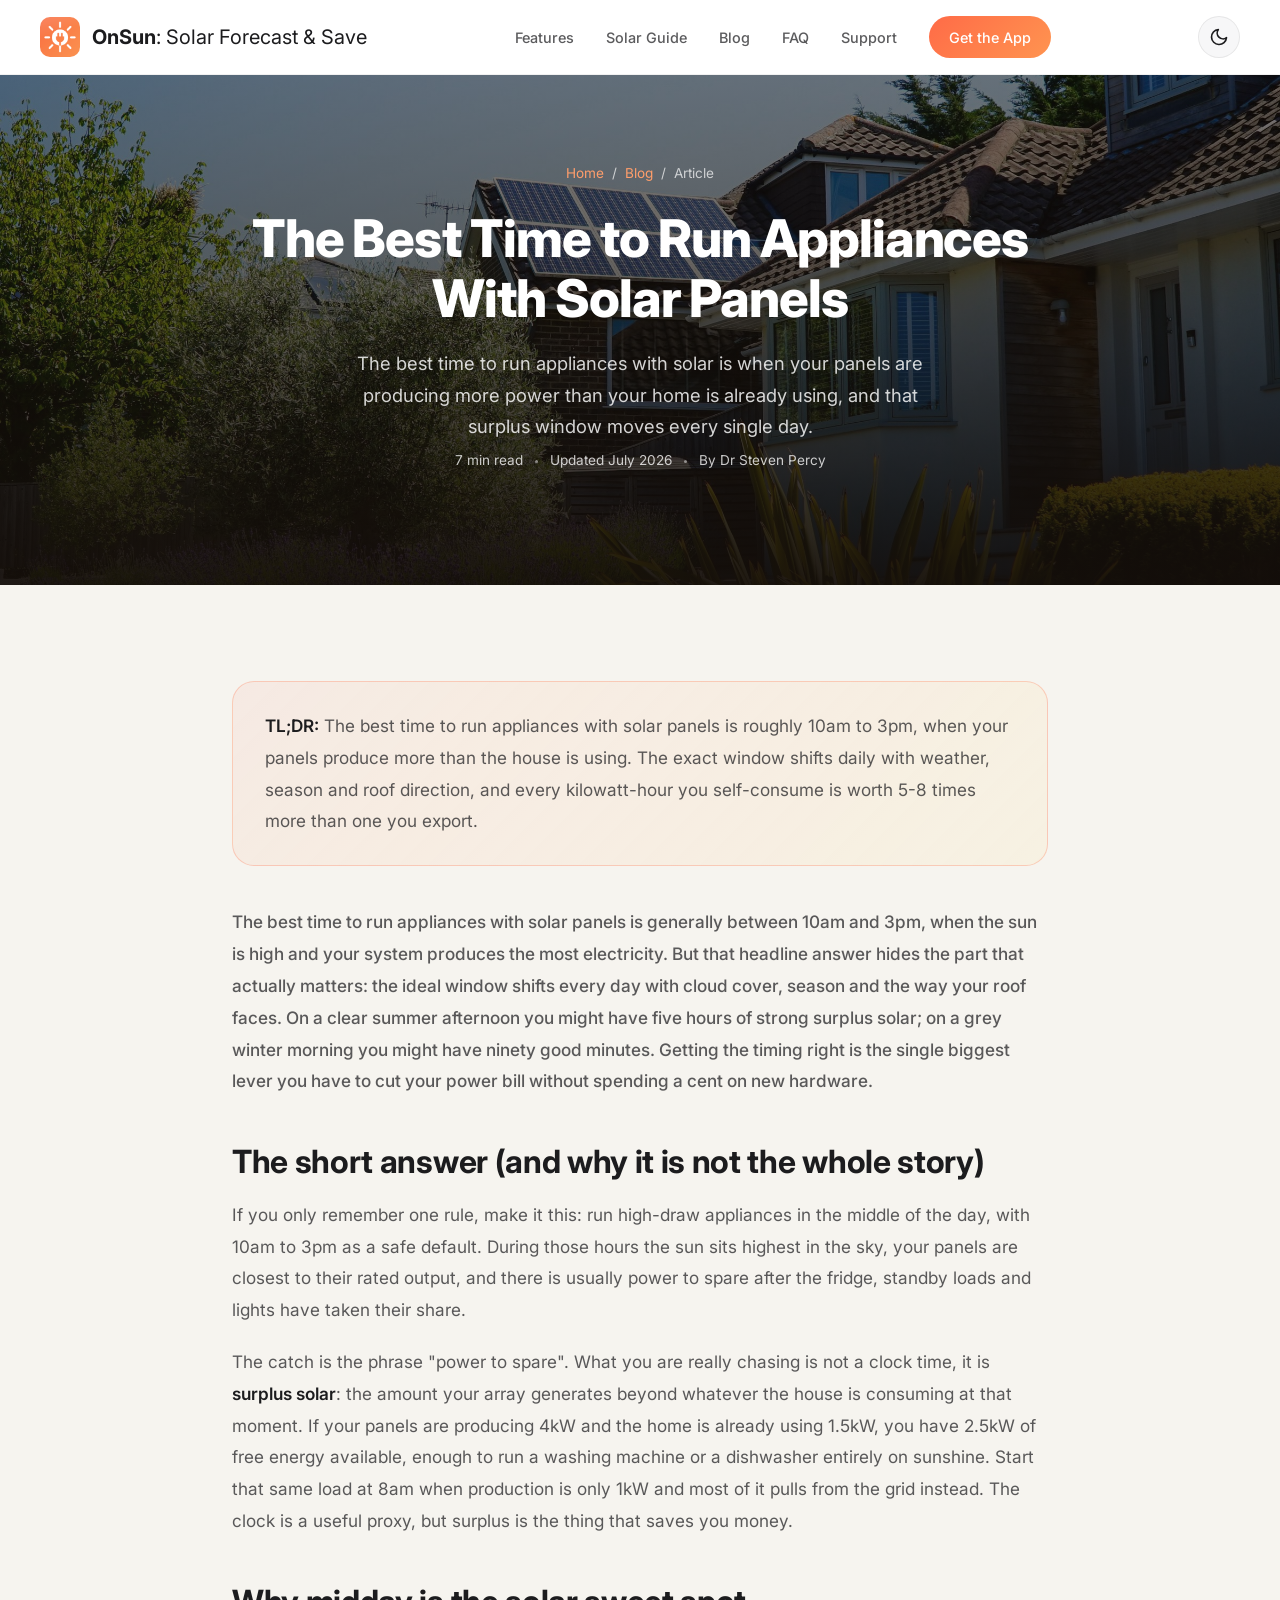
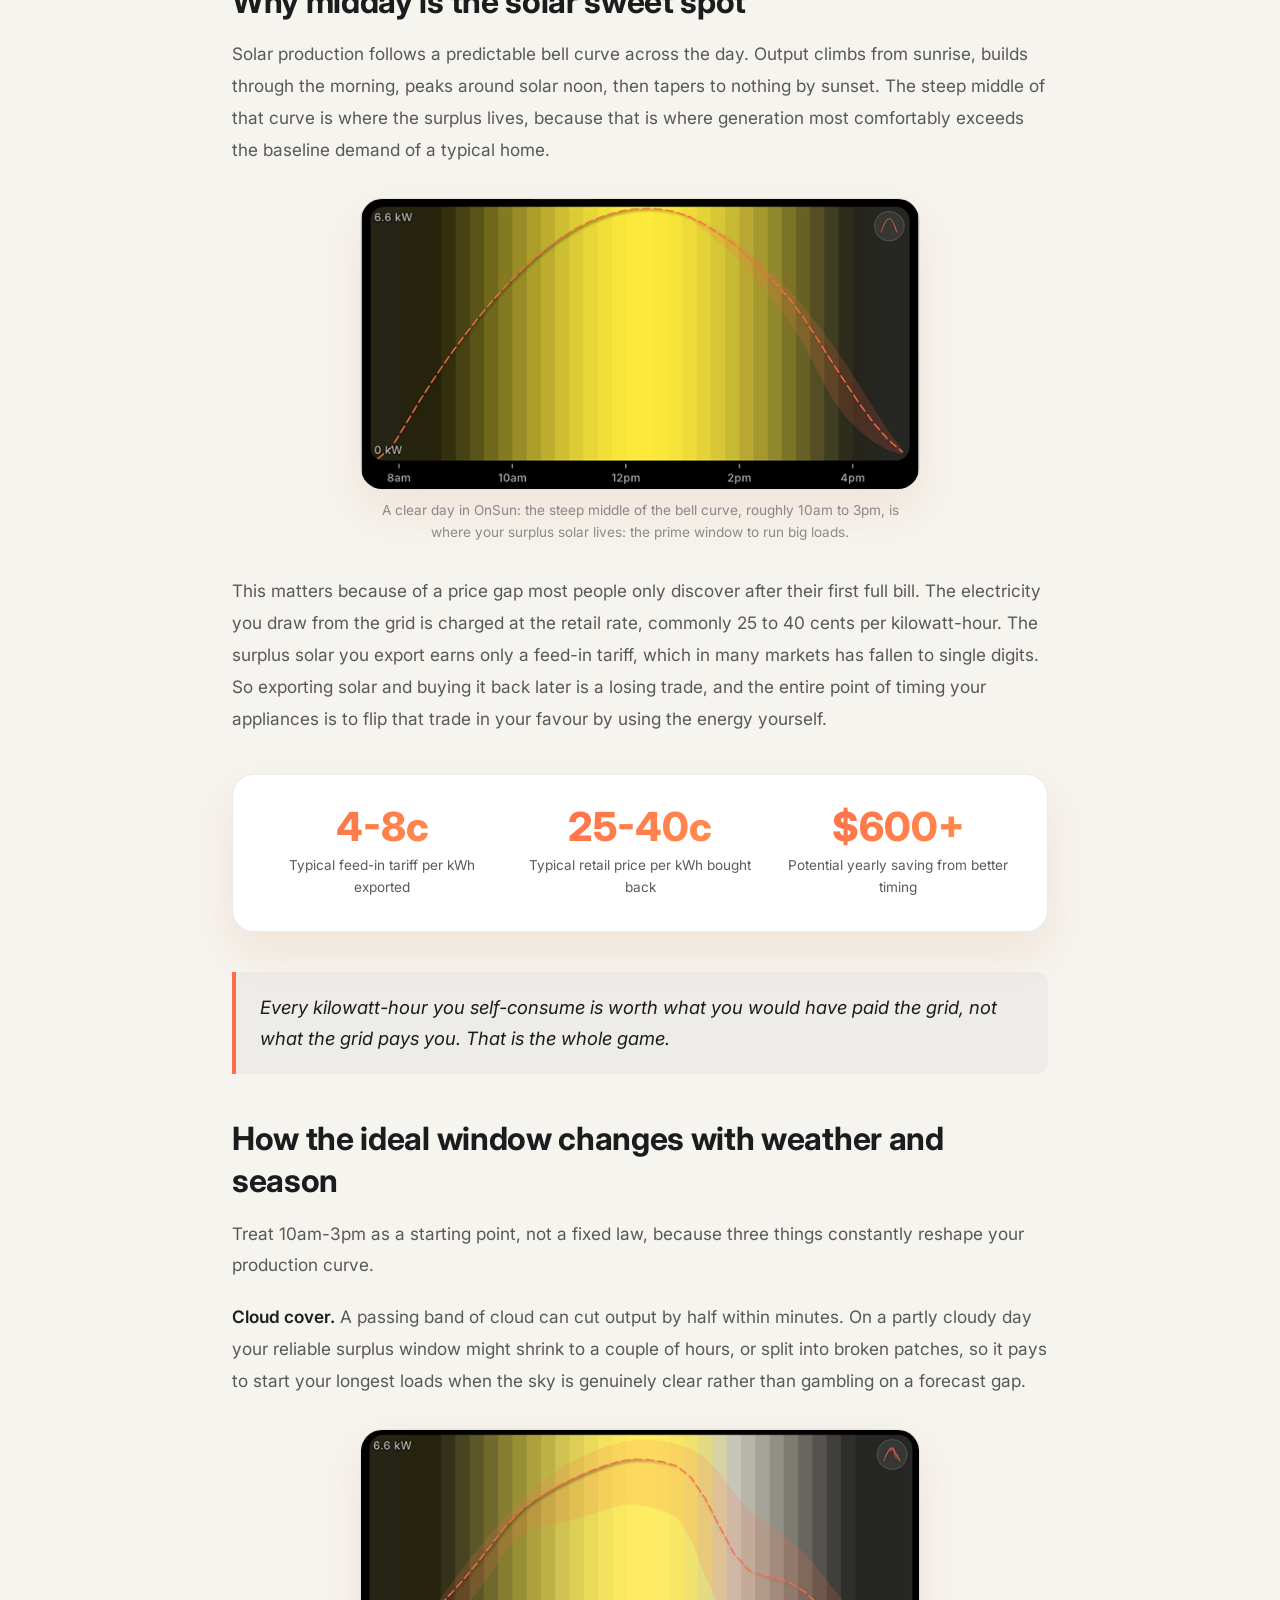
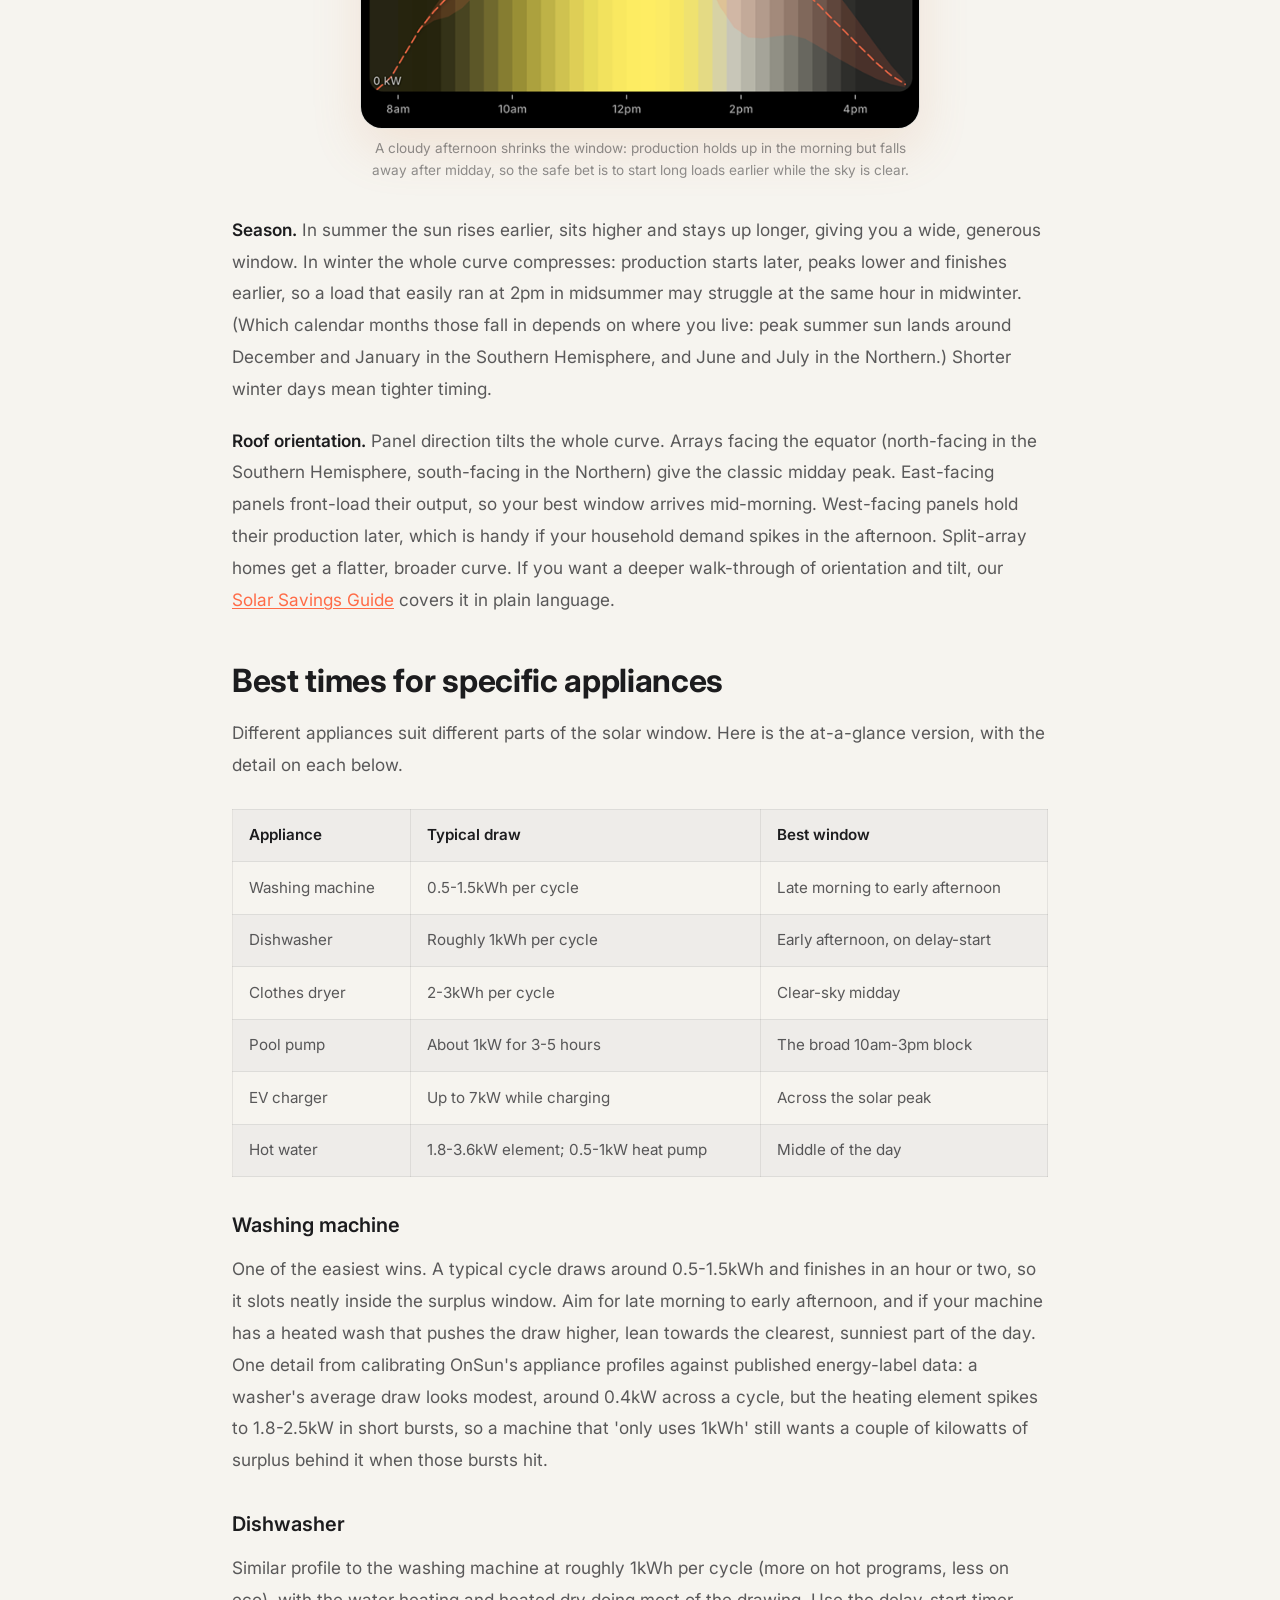
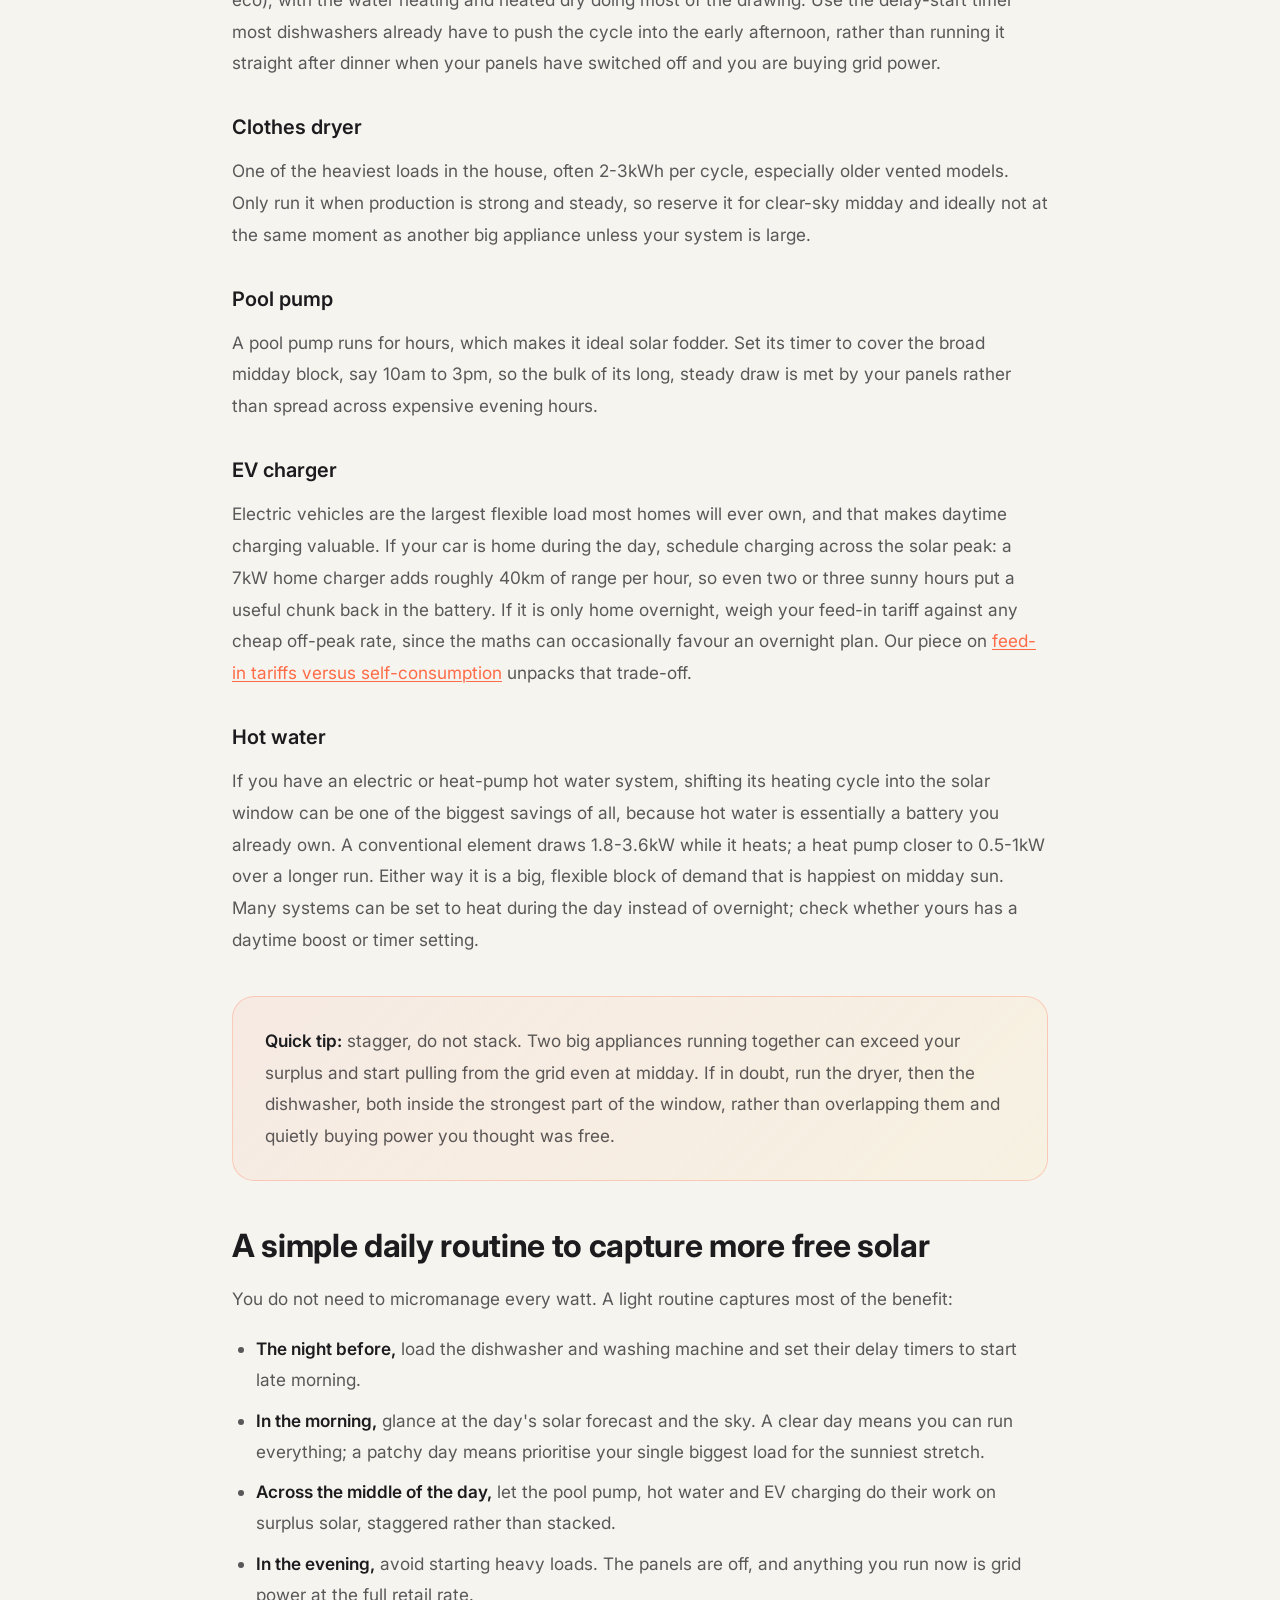
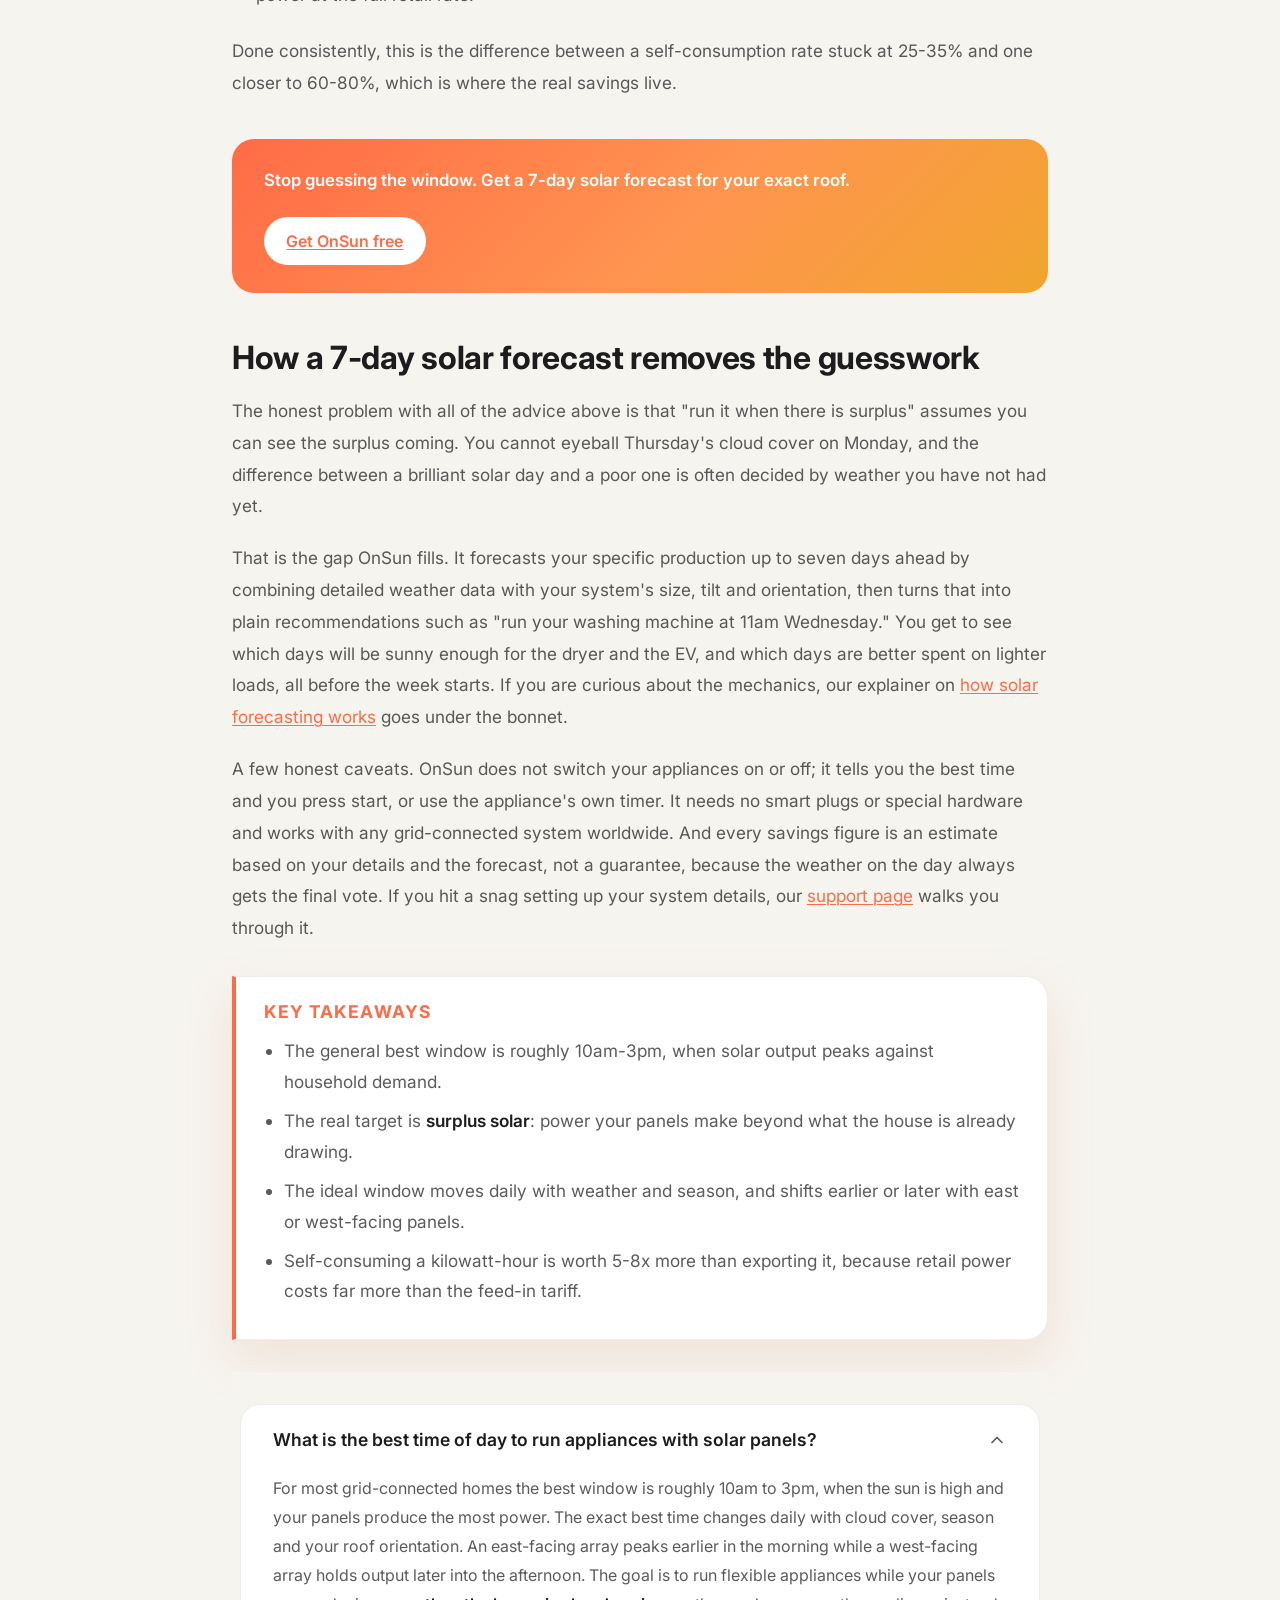
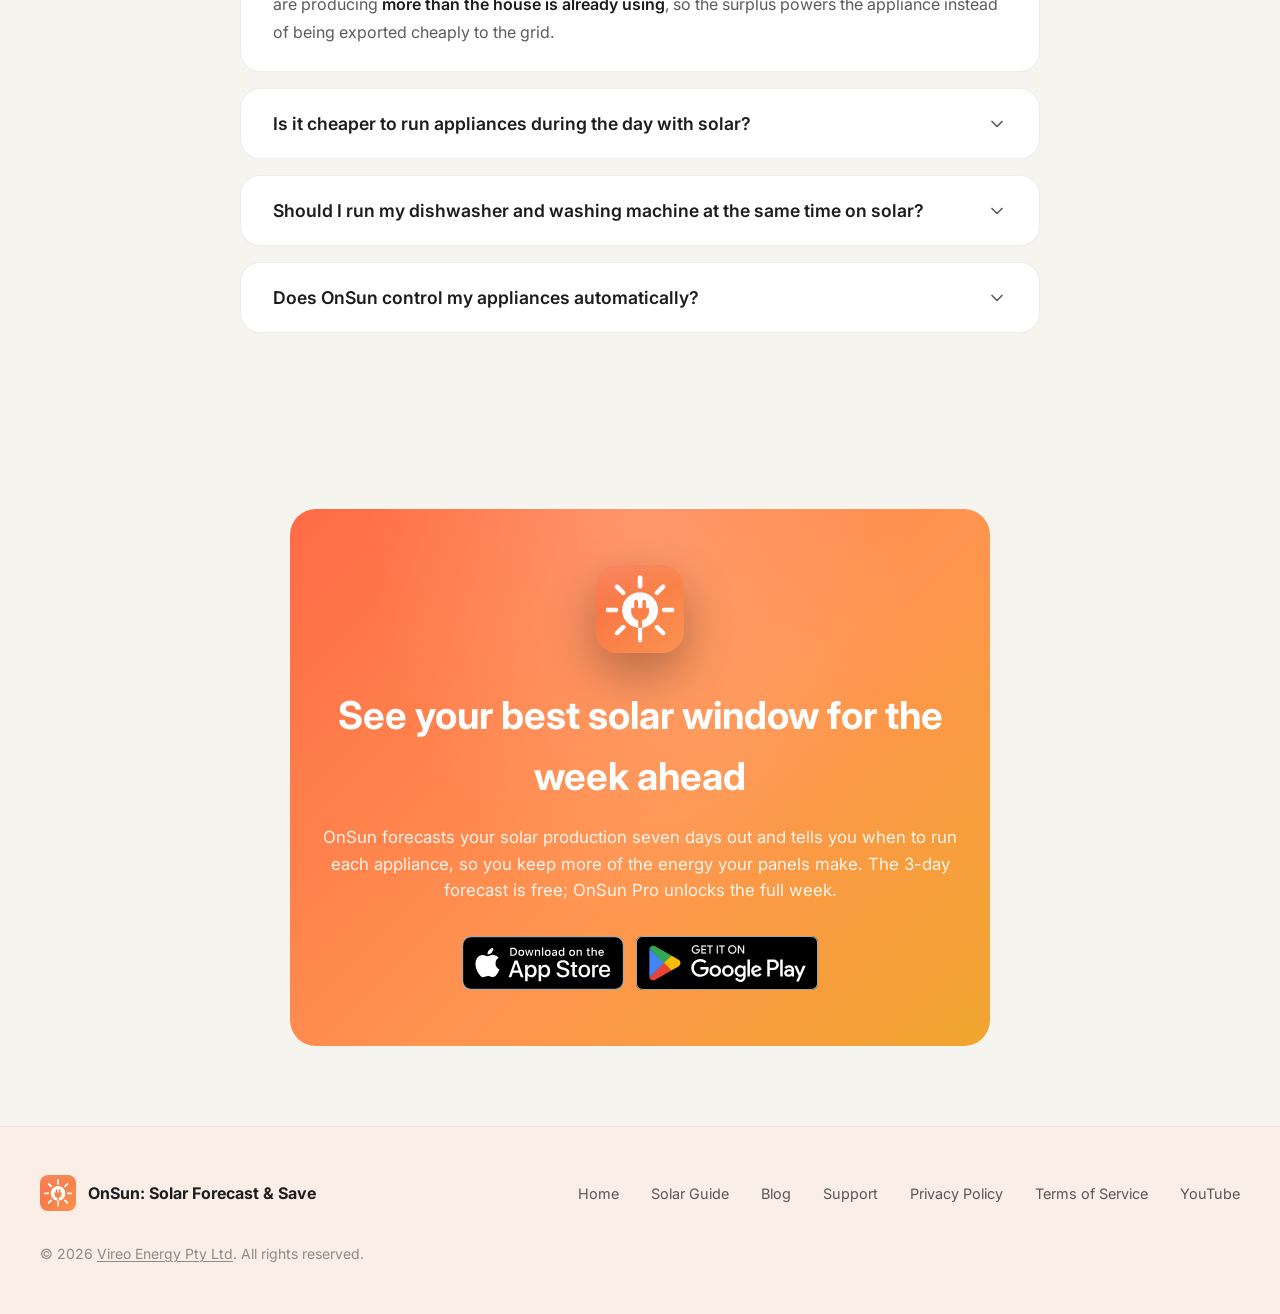
<file: blog/best-time-to-run-appliances-with-solar.html>
<!DOCTYPE html>
<html lang="en" data-theme="light">
<head>
  <!-- Google tag (gtag.js) -->
  <script async src="https://www.googletagmanager.com/gtag/js?id=G-8LWRQXQ2J5"></script>
  <script>
    window.dataLayer = window.dataLayer || [];
    function gtag(){dataLayer.push(arguments);}
    gtag('js', new Date());
    gtag('config', 'G-8LWRQXQ2J5');
  </script>
  <!-- Theme bootstrap (anti-flash): apply saved theme before paint; light (white) default -->
    <script>(function(){try{var t=localStorage.getItem('onsun-theme');document.documentElement.setAttribute('data-theme',t==='dark'?'dark':'light');}catch(e){document.documentElement.setAttribute('data-theme','light');}})();</script>
  <meta charset="UTF-8">
  <meta name="viewport" content="width=device-width, initial-scale=1.0">
  <meta name="theme-color" content="#ffffff">
  <title>The Best Time to Run Appliances With Solar Panels (2026 Guide) | OnSun</title>
  <meta name="description" content="The best time to run appliances on solar is usually 10am-3pm, but it shifts daily with the weather. How to time washing, pool pumps and EV charging.">
  <meta name="keywords" content="best time to run appliances with solar, what time to use solar power, run washing machine on solar, solar appliance scheduling, when to charge EV on solar, pool pump solar timing, solar self-consumption, reduce electricity bill with solar">
  <meta name="robots" content="index, follow, max-snippet:-1, max-image-preview:large">
  <meta name="author" content="Dr Steven Percy">
  <link rel="canonical" href="https://onsun.app/blog/best-time-to-run-appliances-with-solar.html">
  <link rel="sitemap" type="application/xml" href="https://onsun.app/sitemap.xml">
  <link rel="alternate" hreflang="en" href="https://onsun.app/blog/best-time-to-run-appliances-with-solar.html">
  <link rel="alternate" hreflang="x-default" href="https://onsun.app/blog/best-time-to-run-appliances-with-solar.html">
  <link rel="icon" type="image/svg+xml" href="../assets/favicon/favicon.svg">
  <link rel="icon" type="image/png" sizes="96x96" href="../assets/favicon/favicon-96x96.png">
  <link rel="icon" sizes="any" href="../assets/favicon/favicon.ico">
  <link rel="apple-touch-icon" href="../assets/favicon/apple-touch-icon.png">
  <link rel="manifest" href="../assets/favicon/site.webmanifest">
  <meta property="og:title" content="The Best Time to Run Appliances With Solar Panels (2026 Guide) | OnSun">
  <meta property="og:description" content="The best time to run appliances on solar is usually 10am-3pm, but it shifts daily with the weather. How to time washing, pool pumps and EV charging.">
  <meta property="og:image" content="https://onsun.app/assets/og-best-time.jpg">
  <meta property="og:image:width" content="1200">
  <meta property="og:image:height" content="630">
  <meta property="og:image:alt" content="A suburban home with rooftop solar panels under a clear blue sky">
  <meta property="og:url" content="https://onsun.app/blog/best-time-to-run-appliances-with-solar.html">
  <meta property="og:type" content="article">
  <meta property="og:site_name" content="OnSun">
  <meta property="article:published_time" content="2026-05-22T00:00:00+00:00">
  <meta property="article:modified_time" content="2026-07-15T00:00:00+00:00">
  <meta property="article:author" content="Dr Steven Percy">
  <meta property="article:section" content="Solar Energy">
  <meta property="article:tag" content="solar panels, appliance scheduling, self-consumption, solar savings, EV charging">
  <meta name="twitter:card" content="summary_large_image">
  <meta name="twitter:title" content="The Best Time to Run Appliances With Solar Panels (2026 Guide) | OnSun">
  <meta name="twitter:description" content="The best time to run appliances on solar is usually 10am-3pm, but it shifts daily with the weather. How to time washing, pool pumps and EV charging.">
  <meta name="twitter:image" content="https://onsun.app/assets/og-best-time.jpg">
  <link rel="preconnect" href="https://fonts.googleapis.com">
  <link rel="preconnect" href="https://fonts.gstatic.com" crossorigin>
  <link href="https://fonts.googleapis.com/css2?family=Inter:wght@400;500;600;700;800&display=swap" rel="stylesheet">
  <link rel="stylesheet" href="../assets/css/onsun.css">

  <!-- Structured Data - Article -->
  <script type="application/ld+json">
  {
    "@context": "https://schema.org",
    "@type": "Article",
    "headline": "The Best Time to Run Appliances With Solar Panels",
    "description": "The best time to run appliances on solar is usually 10am-3pm, but it shifts daily with the weather. How to time washing, pool pumps and EV charging.",
    "image": "https://onsun.app/assets/og-best-time.jpg",
    "author": {
      "@type": "Person",
      "name": "Dr Steven Percy",
      "url": "https://onsun.app"
    },
    "publisher": {
      "@type": "Organization",
      "name": "OnSun",
      "logo": {
        "@type": "ImageObject",
        "url": "https://onsun.app/assets/logo-light.png"
      }
    },
    "datePublished": "2026-05-22",
    "dateModified": "2026-07-15",
    "wordCount": 2189,
    "keywords": "best time to run appliances with solar, solar appliance scheduling, solar self-consumption, EV charging on solar, reduce electricity bill",
    "mainEntityOfPage": {
      "@type": "WebPage",
      "@id": "https://onsun.app/blog/best-time-to-run-appliances-with-solar.html"
    }
  }
  </script>

  <!-- Structured Data - BreadcrumbList -->
  <script type="application/ld+json">
  {
    "@context": "https://schema.org",
    "@type": "BreadcrumbList",
    "itemListElement": [
      {
        "@type": "ListItem",
        "position": 1,
        "name": "Home",
        "item": "https://onsun.app"
      },
      {
        "@type": "ListItem",
        "position": 2,
        "name": "Blog",
        "item": "https://onsun.app/blog/"
      },
      {
        "@type": "ListItem",
        "position": 3,
        "name": "The Best Time to Run Appliances With Solar Panels",
        "item": "https://onsun.app/blog/best-time-to-run-appliances-with-solar.html"
      }
    ]
  }
  </script>

  <!-- Structured Data - FAQPage -->
  <script type="application/ld+json">
  {
    "@context": "https://schema.org",
    "@type": "FAQPage",
    "mainEntity": [
      {
        "@type": "Question",
        "name": "What is the best time of day to run appliances with solar panels?",
        "acceptedAnswer": {
          "@type": "Answer",
          "text": "For most grid-connected homes the best window is roughly 10am to 3pm, when the sun is high and your panels produce the most power. The exact best time changes daily with cloud cover, season and your roof orientation. An east-facing array peaks earlier in the morning while a west-facing array holds output later into the afternoon. The goal is to run flexible appliances while your panels are producing more than the house is already using, so the surplus powers the appliance instead of being exported cheaply to the grid."
        }
      },
      {
        "@type": "Question",
        "name": "Is it cheaper to run appliances during the day with solar?",
        "acceptedAnswer": {
          "@type": "Answer",
          "text": "Usually yes, provided your panels are generating surplus solar at that time. Every kilowatt-hour your appliance draws from your own panels is one you do not buy from the grid at the retail rate, which is often 25 to 40 cents. The same solar exported earns only a feed-in tariff of around 4 to 8 cents, so running an appliance on surplus solar captures that 5 to 8 times price difference. The exception is if you are on a time-of-use plan with a cheaper overnight rate and your daytime solar is already fully used by the house."
        }
      },
      {
        "@type": "Question",
        "name": "Should I run my dishwasher and washing machine at the same time on solar?",
        "acceptedAnswer": {
          "@type": "Answer",
          "text": "Only if your system is large enough to power both from surplus solar at once. A 6.6kW array on a clear midday can comfortably run a washing machine and a dishwasher together, but a smaller system or a cloudy day may not produce enough, so the second appliance pulls from the grid. If you are unsure, stagger them: run one, then the other, both inside the strongest part of the solar window rather than overlapping them."
        }
      },
      {
        "@type": "Question",
        "name": "Does OnSun control my appliances automatically?",
        "acceptedAnswer": {
          "@type": "Answer",
          "text": "No. OnSun does not switch your appliances on or off and needs no smart plugs, wiring or special hardware. It forecasts your solar production up to seven days ahead and tells you the best times to press start, then you run the appliance manually or with its own built-in timer. All savings figures are estimates based on your system details and local weather, not guarantees, since real output depends on conditions on the day."
        }
      }
    ]
  }
  </script>

  <!-- Structured Data - Speakable WebPage -->
  <script type="application/ld+json">
  {
    "@context": "https://schema.org",
    "@type": "WebPage",
    "speakable": {
      "@type": "SpeakableSpecification",
      "cssSelector": ["h1", ".tldr", ".article-intro"]
    },
    "url": "https://onsun.app/blog/best-time-to-run-appliances-with-solar.html"
  }
  </script>
</head>
<body>
  <!-- Navigation -->
  <nav id="navbar">
    <div class="nav-container">
      <a href="../index.html" class="nav-logo">
        <img class="logo-light" src="../assets/logo-light.png" alt="OnSun solar forecast app logo" width="400" height="400">
        <img class="logo-dark" src="../assets/logo-dark.png" alt="OnSun solar forecast app logo" width="400" height="400">
        <span><strong>OnSun</strong>: Solar Forecast & Save</span>
      </a>
      <div class="nav-links" id="nav-links">
        <a href="../index.html#features" class="nav-link-item">Features</a>
        <a href="../solar-guide.html" class="nav-link-item">Solar Guide</a>
        <a href="index.html" class="nav-link-item">Blog</a>
        <a href="../index.html#faq" class="nav-link-item">FAQ</a>
        <a href="../support.html" class="nav-link-item">Support</a>
        <a href="../index.html#download" class="nav-cta nav-link-item">Get the App</a>
      </div>
      <div class="nav-actions">
        <button class="theme-toggle" type="button" aria-label="Switch to light theme" aria-pressed="false" title="Toggle light / dark theme">
          <svg class="icon-sun" viewBox="0 0 24 24" fill="none" stroke="currentColor" stroke-width="2" stroke-linecap="round" stroke-linejoin="round"><circle cx="12" cy="12" r="4"></circle><path d="M12 2v2M12 20v2M4.93 4.93l1.41 1.41M17.66 17.66l1.41 1.41M2 12h2M20 12h2M4.93 19.07l1.41-1.41M17.66 6.34l1.41-1.41"></path></svg>
          <svg class="icon-moon" viewBox="0 0 24 24" fill="none" stroke="currentColor" stroke-width="2" stroke-linecap="round" stroke-linejoin="round"><path d="M21 12.79A9 9 0 1 1 11.21 3 7 7 0 0 0 21 12.79z"></path></svg>
        </button>
        <button class="nav-hamburger" id="nav-hamburger" aria-label="Toggle menu" aria-expanded="false">
          <span></span><span></span><span></span>
        </button>
      </div>
    </div>
  </nav>

  <!-- Hero -->
  <section class="guide-hero">
    <div class="guide-hero-bg"><img src="../assets/watt-a-lot-gqpuuF3a2tY-unsplash.jpg" alt="Rooftop solar panels catching strong midday sunlight on a clear day" loading="eager"></div>
    <div class="guide-hero-content">
      <div class="breadcrumb"><a href="../index.html">Home</a> <span>/</span> <a href="index.html">Blog</a> <span>/</span> <span>Article</span></div>
      <h1>The Best Time to Run Appliances With Solar Panels</h1>
      <p class="lead">The best time to run appliances with solar is when your panels are producing more power than your home is already using, and that surplus window moves every single day.</p>
      <div class="post-meta"><span class="read-time">7 min read</span> <span class="dot"></span> <span>Updated July 2026</span> <span class="dot"></span> <span>By Dr Steven Percy</span></div>
    </div>
  </section>

  <!-- Article -->
  <article class="article">
    <div class="highlight-box tldr">
      <p><strong>TL;DR:</strong> The best time to run appliances with solar panels is roughly 10am to 3pm, when your panels produce more than the house is using. The exact window shifts daily with weather, season and roof direction, and every kilowatt-hour you self-consume is worth 5-8 times more than one you export.</p>
    </div>

    <p class="article-intro">The best time to run appliances with solar panels is generally between 10am and 3pm, when the sun is high and your system produces the most electricity. But that headline answer hides the part that actually matters: the ideal window shifts every day with cloud cover, season and the way your roof faces. On a clear summer afternoon you might have five hours of strong surplus solar; on a grey winter morning you might have ninety good minutes. Getting the timing right is the single biggest lever you have to cut your power bill without spending a cent on new hardware.</p>

    <h2>The short answer (and why it is not the whole story)</h2>
    <p>If you only remember one rule, make it this: run high-draw appliances in the middle of the day, with 10am to 3pm as a safe default. During those hours the sun sits highest in the sky, your panels are closest to their rated output, and there is usually power to spare after the fridge, standby loads and lights have taken their share.</p>
    <p>The catch is the phrase "power to spare". What you are really chasing is not a clock time, it is <strong>surplus solar</strong>: the amount your array generates beyond whatever the house is consuming at that moment. If your panels are producing 4kW and the home is already using 1.5kW, you have 2.5kW of free energy available, enough to run a washing machine or a dishwasher entirely on sunshine. Start that same load at 8am when production is only 1kW and most of it pulls from the grid instead. The clock is a useful proxy, but surplus is the thing that saves you money.</p>

    <h2>Why midday is the solar sweet spot</h2>
    <p>Solar production follows a predictable bell curve across the day. Output climbs from sunrise, builds through the morning, peaks around solar noon, then tapers to nothing by sunset. The steep middle of that curve is where the surplus lives, because that is where generation most comfortably exceeds the baseline demand of a typical home.</p>

    <figure class="app-shot">
      <img src="../assets/solar_profile_clear.png" alt="OnSun forecast screen showing a clear-day solar production curve, a smooth bell shape that rises from 8am, peaks at about 6.6 kW near midday, then tapers toward late afternoon" width="653" height="340" loading="lazy">
      <figcaption>A clear day in OnSun: the steep middle of the bell curve, roughly 10am to 3pm, is where your surplus solar lives: the prime window to run big loads.</figcaption>
    </figure>

    <p>This matters because of a price gap most people only discover after their first full bill. The electricity you draw from the grid is charged at the retail rate, commonly 25 to 40 cents per kilowatt-hour. The surplus solar you export earns only a feed-in tariff, which in many markets has fallen to single digits. So exporting solar and buying it back later is a losing trade, and the entire point of timing your appliances is to flip that trade in your favour by using the energy yourself.</p>

    <div class="stat-callout">
      <div class="stat-callout-item">
        <div class="stat-callout-number">4-8c</div>
        <div class="stat-callout-label">Typical feed-in tariff per kWh exported</div>
      </div>
      <div class="stat-callout-item">
        <div class="stat-callout-number">25-40c</div>
        <div class="stat-callout-label">Typical retail price per kWh bought back</div>
      </div>
      <div class="stat-callout-item">
        <div class="stat-callout-number">$600+</div>
        <div class="stat-callout-label">Potential yearly saving from better timing</div>
      </div>
    </div>

    <blockquote>Every kilowatt-hour you self-consume is worth what you would have paid the grid, not what the grid pays you. That is the whole game.</blockquote>

    <h2>How the ideal window changes with weather and season</h2>
    <p>Treat 10am-3pm as a starting point, not a fixed law, because three things constantly reshape your production curve.</p>
    <p><strong>Cloud cover.</strong> A passing band of cloud can cut output by half within minutes. On a partly cloudy day your reliable surplus window might shrink to a couple of hours, or split into broken patches, so it pays to start your longest loads when the sky is genuinely clear rather than gambling on a forecast gap.</p>

    <figure class="app-shot">
      <img src="../assets/solar_profile_cloudy_afternoon.png" alt="OnSun forecast screen for a cloudy afternoon: the solar production curve rises normally through the morning, peaks near midday, then drops away after 1pm with a much wider shaded uncertainty band as cloud builds" width="646" height="345" loading="lazy">
      <figcaption>A cloudy afternoon shrinks the window: production holds up in the morning but falls away after midday, so the safe bet is to start long loads earlier while the sky is clear.</figcaption>
    </figure>

    <p><strong>Season.</strong> In summer the sun rises earlier, sits higher and stays up longer, giving you a wide, generous window. In winter the whole curve compresses: production starts later, peaks lower and finishes earlier, so a load that easily ran at 2pm in midsummer may struggle at the same hour in midwinter. (Which calendar months those fall in depends on where you live: peak summer sun lands around December and January in the Southern Hemisphere, and June and July in the Northern.) Shorter winter days mean tighter timing.</p>
    <p><strong>Roof orientation.</strong> Panel direction tilts the whole curve. Arrays facing the equator (north-facing in the Southern Hemisphere, south-facing in the Northern) give the classic midday peak. East-facing panels front-load their output, so your best window arrives mid-morning. West-facing panels hold their production later, which is handy if your household demand spikes in the afternoon. Split-array homes get a flatter, broader curve. If you want a deeper walk-through of orientation and tilt, our <a href="../solar-guide.html">Solar Savings Guide</a> covers it in plain language.</p>

    <h2>Best times for specific appliances</h2>
    <p>Different appliances suit different parts of the solar window. Here is the at-a-glance version, with the detail on each below.</p>
    <table>
      <thead>
        <tr><th>Appliance</th><th>Typical draw</th><th>Best window</th></tr>
      </thead>
      <tbody>
        <tr><td>Washing machine</td><td>0.5-1.5kWh per cycle</td><td>Late morning to early afternoon</td></tr>
        <tr><td>Dishwasher</td><td>Roughly 1kWh per cycle</td><td>Early afternoon, on delay-start</td></tr>
        <tr><td>Clothes dryer</td><td>2-3kWh per cycle</td><td>Clear-sky midday</td></tr>
        <tr><td>Pool pump</td><td>About 1kW for 3-5 hours</td><td>The broad 10am-3pm block</td></tr>
        <tr><td>EV charger</td><td>Up to 7kW while charging</td><td>Across the solar peak</td></tr>
        <tr><td>Hot water</td><td>1.8-3.6kW element; 0.5-1kW heat pump</td><td>Middle of the day</td></tr>
      </tbody>
    </table>
    <h3>Washing machine</h3>
    <p>One of the easiest wins. A typical cycle draws around 0.5-1.5kWh and finishes in an hour or two, so it slots neatly inside the surplus window. Aim for late morning to early afternoon, and if your machine has a heated wash that pushes the draw higher, lean towards the clearest, sunniest part of the day. One detail from calibrating OnSun's appliance profiles against published energy-label data: a washer's average draw looks modest, around 0.4kW across a cycle, but the heating element spikes to 1.8-2.5kW in short bursts, so a machine that 'only uses 1kWh' still wants a couple of kilowatts of surplus behind it when those bursts hit.</p>
    <h3>Dishwasher</h3>
    <p>Similar profile to the washing machine at roughly 1kWh per cycle (more on hot programs, less on eco), with the water heating and heated dry doing most of the drawing. Use the delay-start timer most dishwashers already have to push the cycle into the early afternoon, rather than running it straight after dinner when your panels have switched off and you are buying grid power.</p>
    <h3>Clothes dryer</h3>
    <p>One of the heaviest loads in the house, often 2-3kWh per cycle, especially older vented models. Only run it when production is strong and steady, so reserve it for clear-sky midday and ideally not at the same moment as another big appliance unless your system is large.</p>
    <h3>Pool pump</h3>
    <p>A pool pump runs for hours, which makes it ideal solar fodder. Set its timer to cover the broad midday block, say 10am to 3pm, so the bulk of its long, steady draw is met by your panels rather than spread across expensive evening hours.</p>
    <h3>EV charger</h3>
    <p>Electric vehicles are the largest flexible load most homes will ever own, and that makes daytime charging valuable. If your car is home during the day, schedule charging across the solar peak: a 7kW home charger adds roughly 40km of range per hour, so even two or three sunny hours put a useful chunk back in the battery. If it is only home overnight, weigh your feed-in tariff against any cheap off-peak rate, since the maths can occasionally favour an overnight plan. Our piece on <a href="feed-in-tariff-vs-self-consumption.html">feed-in tariffs versus self-consumption</a> unpacks that trade-off.</p>
    <h3>Hot water</h3>
    <p>If you have an electric or heat-pump hot water system, shifting its heating cycle into the solar window can be one of the biggest savings of all, because hot water is essentially a battery you already own. A conventional element draws 1.8-3.6kW while it heats; a heat pump closer to 0.5-1kW over a longer run. Either way it is a big, flexible block of demand that is happiest on midday sun. Many systems can be set to heat during the day instead of overnight; check whether yours has a daytime boost or timer setting.</p>

    <div class="highlight-box">
      <p><strong>Quick tip:</strong> stagger, do not stack. Two big appliances running together can exceed your surplus and start pulling from the grid even at midday. If in doubt, run the dryer, then the dishwasher, both inside the strongest part of the window, rather than overlapping them and quietly buying power you thought was free.</p>
    </div>

    <h2>A simple daily routine to capture more free solar</h2>
    <p>You do not need to micromanage every watt. A light routine captures most of the benefit:</p>
    <ul>
      <li><strong>The night before,</strong> load the dishwasher and washing machine and set their delay timers to start late morning.</li>
      <li><strong>In the morning,</strong> glance at the day's solar forecast and the sky. A clear day means you can run everything; a patchy day means prioritise your single biggest load for the sunniest stretch.</li>
      <li><strong>Across the middle of the day,</strong> let the pool pump, hot water and EV charging do their work on surplus solar, staggered rather than stacked.</li>
      <li><strong>In the evening,</strong> avoid starting heavy loads. The panels are off, and anything you run now is grid power at the full retail rate.</li>
    </ul>
    <p>Done consistently, this is the difference between a self-consumption rate stuck at 25-35% and one closer to 60-80%, which is where the real savings live.</p>

    <div class="app-callout">
      <span class="app-callout-text">Stop guessing the window. Get a 7-day solar forecast for your exact roof.</span>
      <a class="app-callout-arrow" href="#get-onsun">Get OnSun free</a>
    </div>

    <h2>How a 7-day solar forecast removes the guesswork</h2>
    <p>The honest problem with all of the advice above is that "run it when there is surplus" assumes you can see the surplus coming. You cannot eyeball Thursday's cloud cover on Monday, and the difference between a brilliant solar day and a poor one is often decided by weather you have not had yet.</p>
    <p>That is the gap OnSun fills. It forecasts your specific production up to seven days ahead by combining detailed weather data with your system's size, tilt and orientation, then turns that into plain recommendations such as "run your washing machine at 11am Wednesday." You get to see which days will be sunny enough for the dryer and the EV, and which days are better spent on lighter loads, all before the week starts. If you are curious about the mechanics, our explainer on <a href="how-solar-forecasting-works.html">how solar forecasting works</a> goes under the bonnet.</p>
    <p>A few honest caveats. OnSun does not switch your appliances on or off; it tells you the best time and you press start, or use the appliance's own timer. It needs no smart plugs or special hardware and works with any grid-connected system worldwide. And every savings figure is an estimate based on your details and the forecast, not a guarantee, because the weather on the day always gets the final vote. If you hit a snag setting up your system details, our <a href="../support.html">support page</a> walks you through it.</p>

    <div class="key-takeaways">
      <h2>Key takeaways</h2>
      <ul>
        <li>The general best window is roughly 10am-3pm, when solar output peaks against household demand.</li>
        <li>The real target is <strong>surplus solar</strong>: power your panels make beyond what the house is already drawing.</li>
        <li>The ideal window moves daily with weather and season, and shifts earlier or later with east or west-facing panels.</li>
        <li>Self-consuming a kilowatt-hour is worth 5-8x more than exporting it, because retail power costs far more than the feed-in tariff.</li>
      </ul>
    </div>

    <!-- FAQ -->
    <section class="faq" style="padding:2rem 0;">
      <div class="faq-container">
        <div class="faq-list">
          <div class="faq-item open">
            <button class="faq-question" aria-expanded="true">
              <span>What is the best time of day to run appliances with solar panels?</span>
              <svg class="faq-chevron" viewBox="0 0 24 24" fill="none" stroke="currentColor" stroke-width="2" stroke-linecap="round" stroke-linejoin="round"><polyline points="6 9 12 15 18 9"></polyline></svg>
            </button>
            <div class="faq-answer">
              <div class="faq-answer-inner">
                For most grid-connected homes the best window is roughly 10am to 3pm, when the sun is high and your panels produce the most power. The exact best time changes daily with cloud cover, season and your roof orientation. An east-facing array peaks earlier in the morning while a west-facing array holds output later into the afternoon. The goal is to run flexible appliances while your panels are producing <strong>more than the house is already using</strong>, so the surplus powers the appliance instead of being exported cheaply to the grid.
              </div>
            </div>
          </div>
          <div class="faq-item">
            <button class="faq-question" aria-expanded="false">
              <span>Is it cheaper to run appliances during the day with solar?</span>
              <svg class="faq-chevron" viewBox="0 0 24 24" fill="none" stroke="currentColor" stroke-width="2" stroke-linecap="round" stroke-linejoin="round"><polyline points="6 9 12 15 18 9"></polyline></svg>
            </button>
            <div class="faq-answer">
              <div class="faq-answer-inner">
                Usually yes, provided your panels are generating surplus solar at that time. Every kilowatt-hour your appliance draws from your own panels is one you do not buy from the grid at the retail rate, which is often 25 to 40 cents. The same solar exported earns only a feed-in tariff of around 4 to 8 cents, so running an appliance on surplus solar captures that 5 to 8 times price difference. The exception is if you are on a time-of-use plan with a cheaper overnight rate and your daytime solar is already fully used by the house.
              </div>
            </div>
          </div>
          <div class="faq-item">
            <button class="faq-question" aria-expanded="false">
              <span>Should I run my dishwasher and washing machine at the same time on solar?</span>
              <svg class="faq-chevron" viewBox="0 0 24 24" fill="none" stroke="currentColor" stroke-width="2" stroke-linecap="round" stroke-linejoin="round"><polyline points="6 9 12 15 18 9"></polyline></svg>
            </button>
            <div class="faq-answer">
              <div class="faq-answer-inner">
                Only if your system is large enough to power both from surplus solar at once. A 6.6kW array on a clear midday can comfortably run a washing machine and a dishwasher together, but a smaller system or a cloudy day may not produce enough, so the second appliance pulls from the grid. If you are unsure, stagger them: run one, then the other, both inside the strongest part of the solar window rather than overlapping them.
              </div>
            </div>
          </div>
          <div class="faq-item">
            <button class="faq-question" aria-expanded="false">
              <span>Does OnSun control my appliances automatically?</span>
              <svg class="faq-chevron" viewBox="0 0 24 24" fill="none" stroke="currentColor" stroke-width="2" stroke-linecap="round" stroke-linejoin="round"><polyline points="6 9 12 15 18 9"></polyline></svg>
            </button>
            <div class="faq-answer">
              <div class="faq-answer-inner">
                No. OnSun does not switch your appliances on or off and needs no smart plugs, wiring or special hardware. It forecasts your solar production up to seven days ahead and tells you the best times to press start, then you run the appliance manually or with its own built-in timer. All savings figures are estimates based on your system details and local weather, not guarantees, since real output depends on conditions on the day.
              </div>
            </div>
          </div>
        </div>
      </div>
    </section>
  </article>

  <!-- Download CTA -->
  <section class="download-cta" id="get-onsun">
    <div class="download-cta-inner">
      <img class="dl-logo logo-light" src="../assets/logo-light.png" alt="OnSun app icon">
      <img class="dl-logo logo-dark" src="../assets/logo-dark.png" alt="OnSun app icon">
      <h2>See your best solar window for the week ahead</h2>
      <p>OnSun forecasts your solar production seven days out and tells you when to run each appliance, so you keep more of the energy your panels make. The 3-day forecast is free; OnSun Pro unlocks the full week.</p>
      <div class="store-badges">
        <a href="https://apps.apple.com/app/apple-store/id6758746647?pt=128390520&ct=blog&mt=8" class="app-store-btn" target="_blank" rel="noopener">
          <img src="../assets/download-on-the-app-store.svg" alt="Download on the App Store" class="app-store-badge" width="162" height="54">
        </a>
        <a href="https://play.google.com/store/apps/details?id=com.onsun.app&referrer=utm_source%3Dblog" class="app-store-btn" target="_blank" rel="noopener">
          <img src="../assets/GetItOnGooglePlay_Badge_Web_color_English.svg" alt="Get it on Google Play" class="app-store-badge" width="182" height="54">
        </a>
      </div>
    </div>
  </section>

  <!-- Footer -->
  <footer>
    <div class="footer-container">
      <div class="footer-logo">
        <img class="logo-light" src="../assets/logo-light.png" alt="OnSun solar forecast app logo" width="400" height="400">
        <img class="logo-dark" src="../assets/logo-dark.png" alt="OnSun solar forecast app logo" width="400" height="400">
        <span>OnSun: Solar Forecast & Save</span>
      </div>
      <div class="footer-links">
        <a href="../index.html">Home</a>
        <a href="../solar-guide.html">Solar Guide</a>
        <a href="index.html">Blog</a>
        <a href="../support.html">Support</a>
        <a href="../privacy-policy.html">Privacy Policy</a>
        <a href="../terms-of-service.html">Terms of Service</a>
        <a href="https://www.youtube.com/@Use-Solar" target="_blank" rel="noopener">YouTube</a>
      </div>
      <div class="footer-copyright">&copy; 2026 <a href="https://www.vireo.energy/">Vireo Energy Pty Ltd</a>. All rights reserved.</div>
    </div>
  </footer>

  <script src="../assets/js/onsun.js" defer></script>
</body>
</html>
</file>
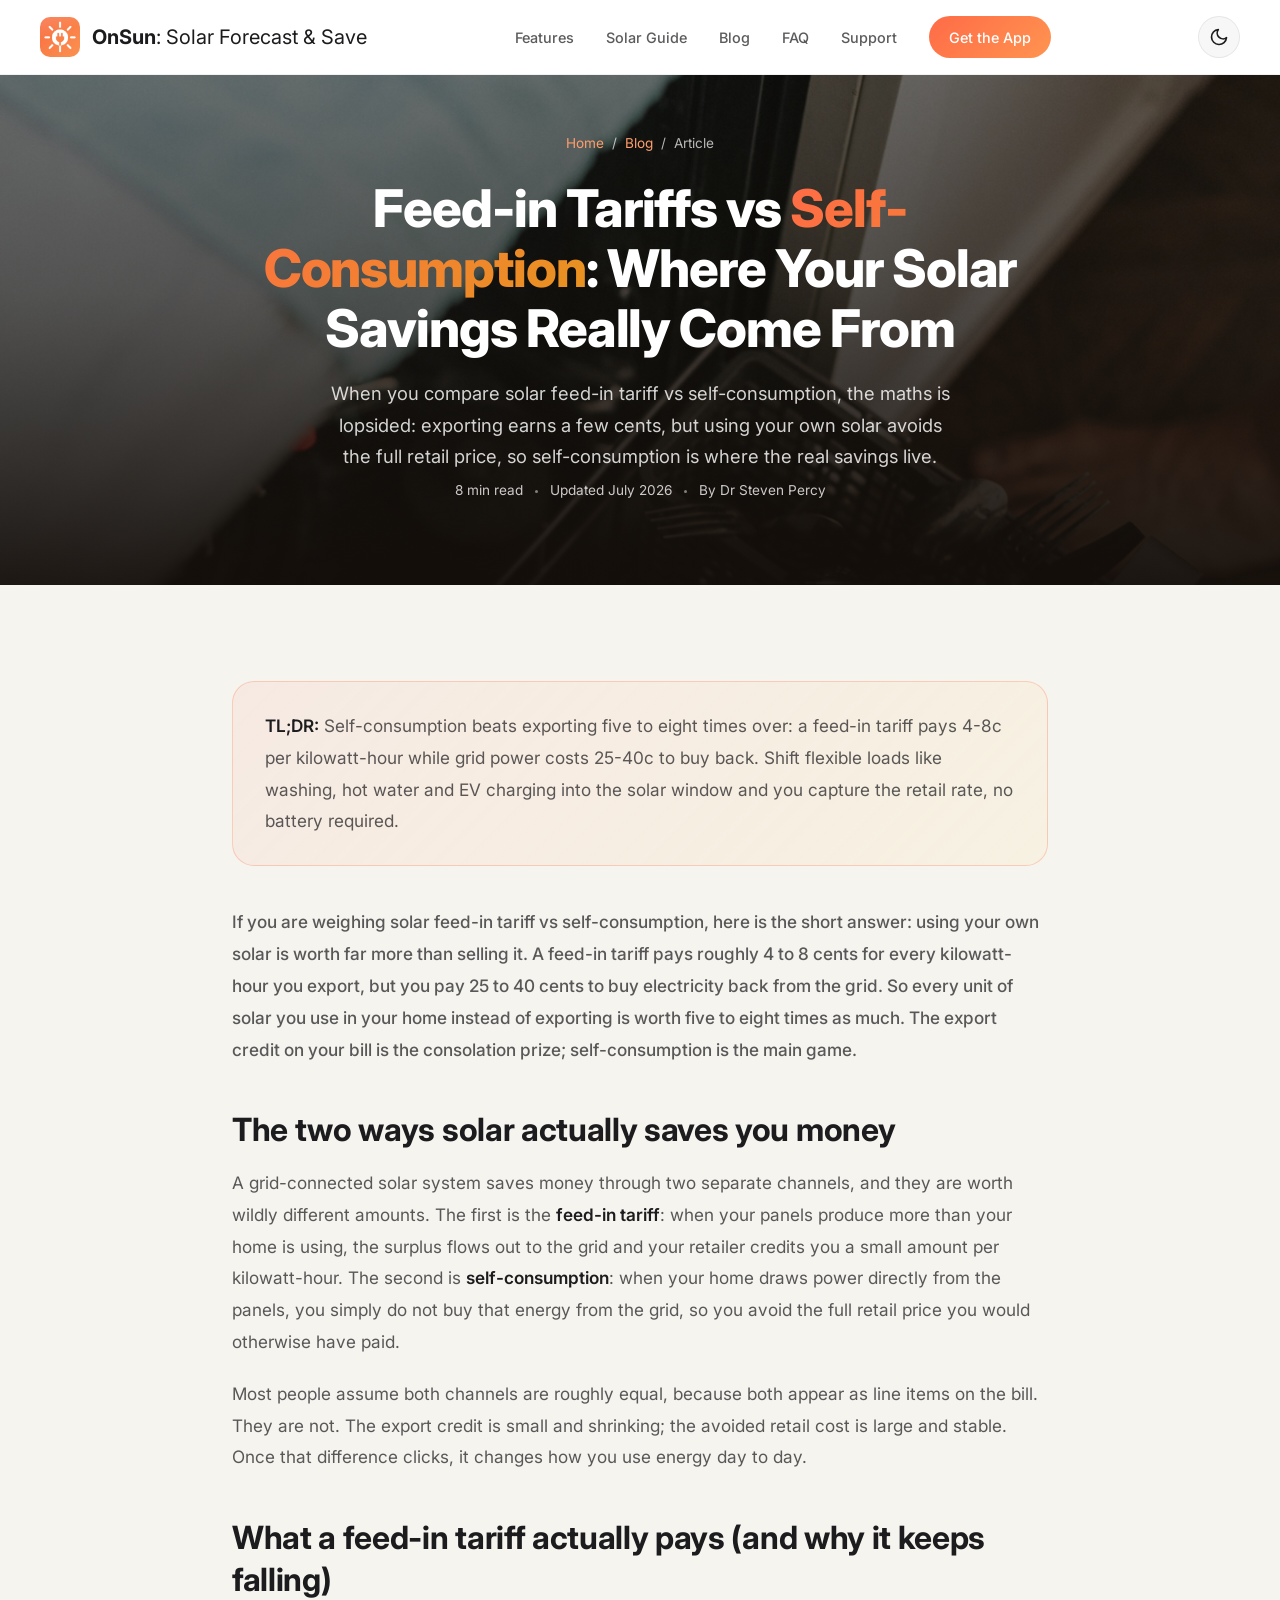
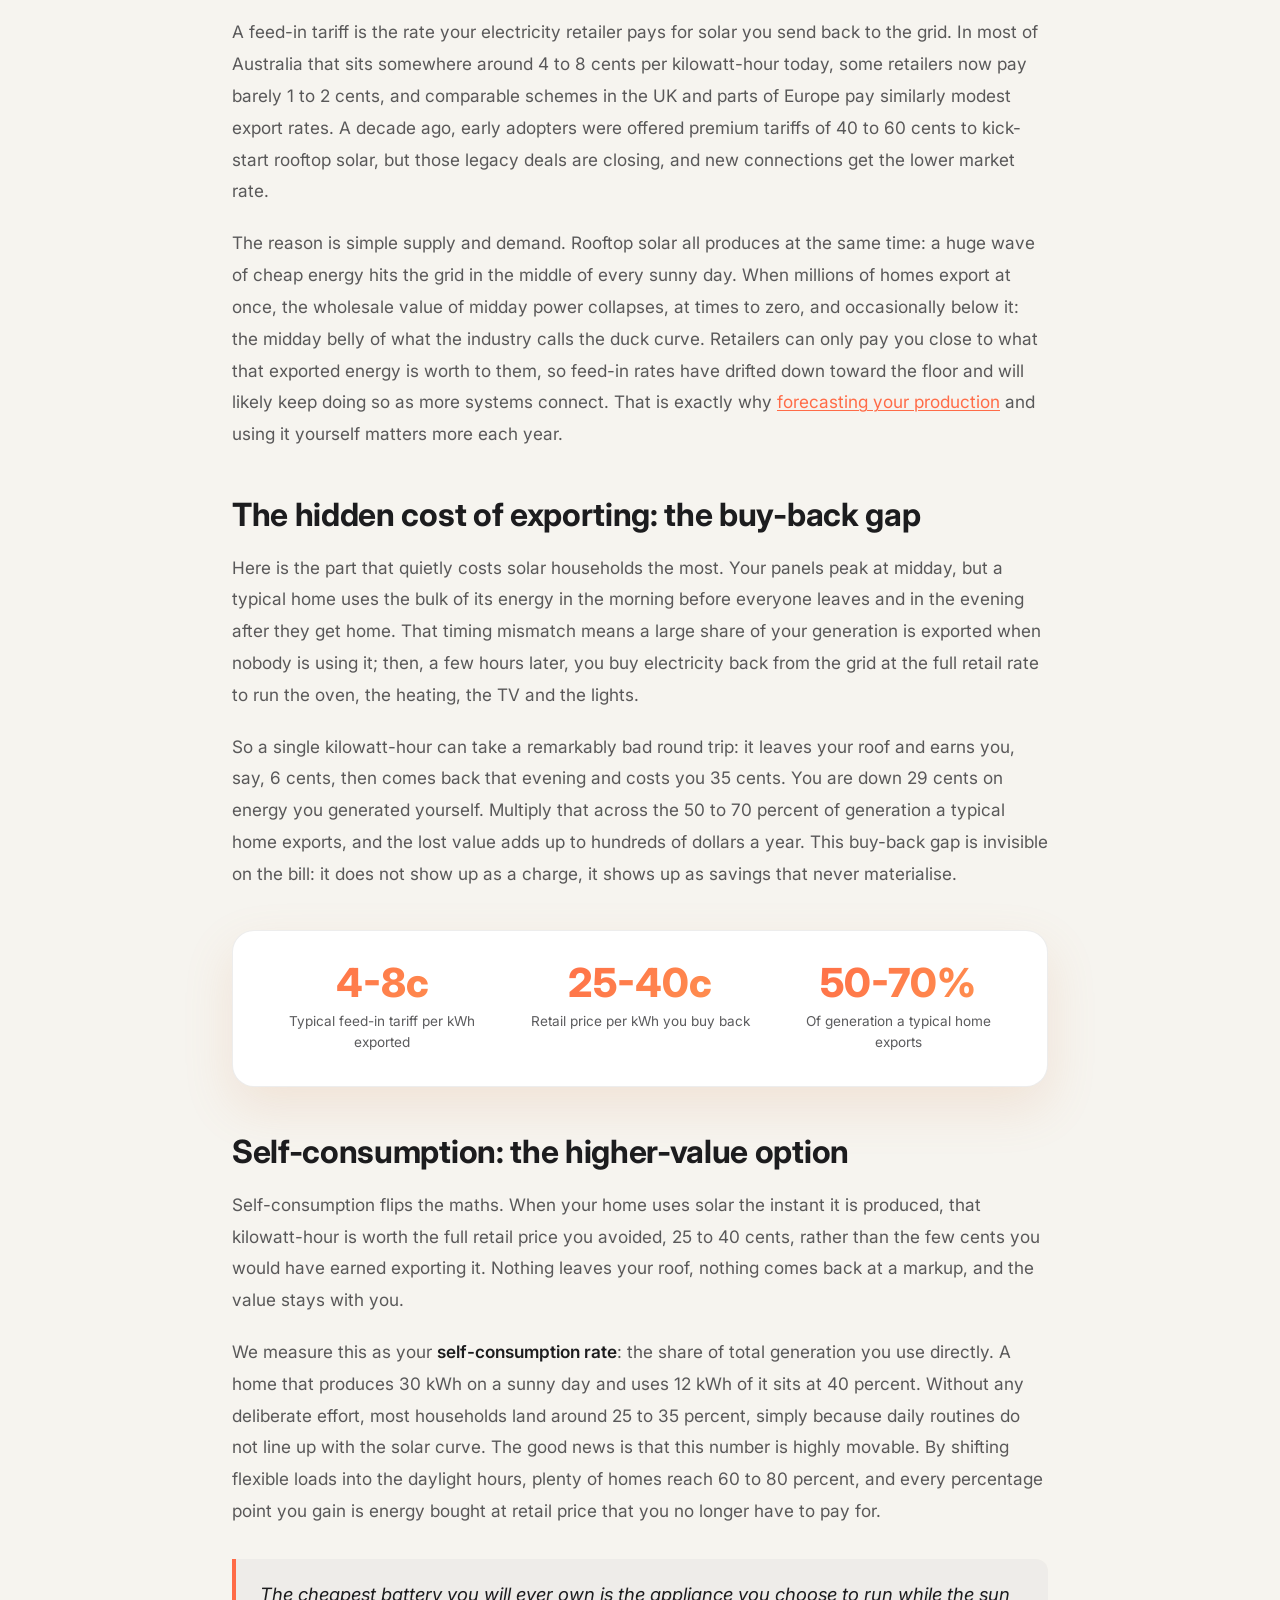
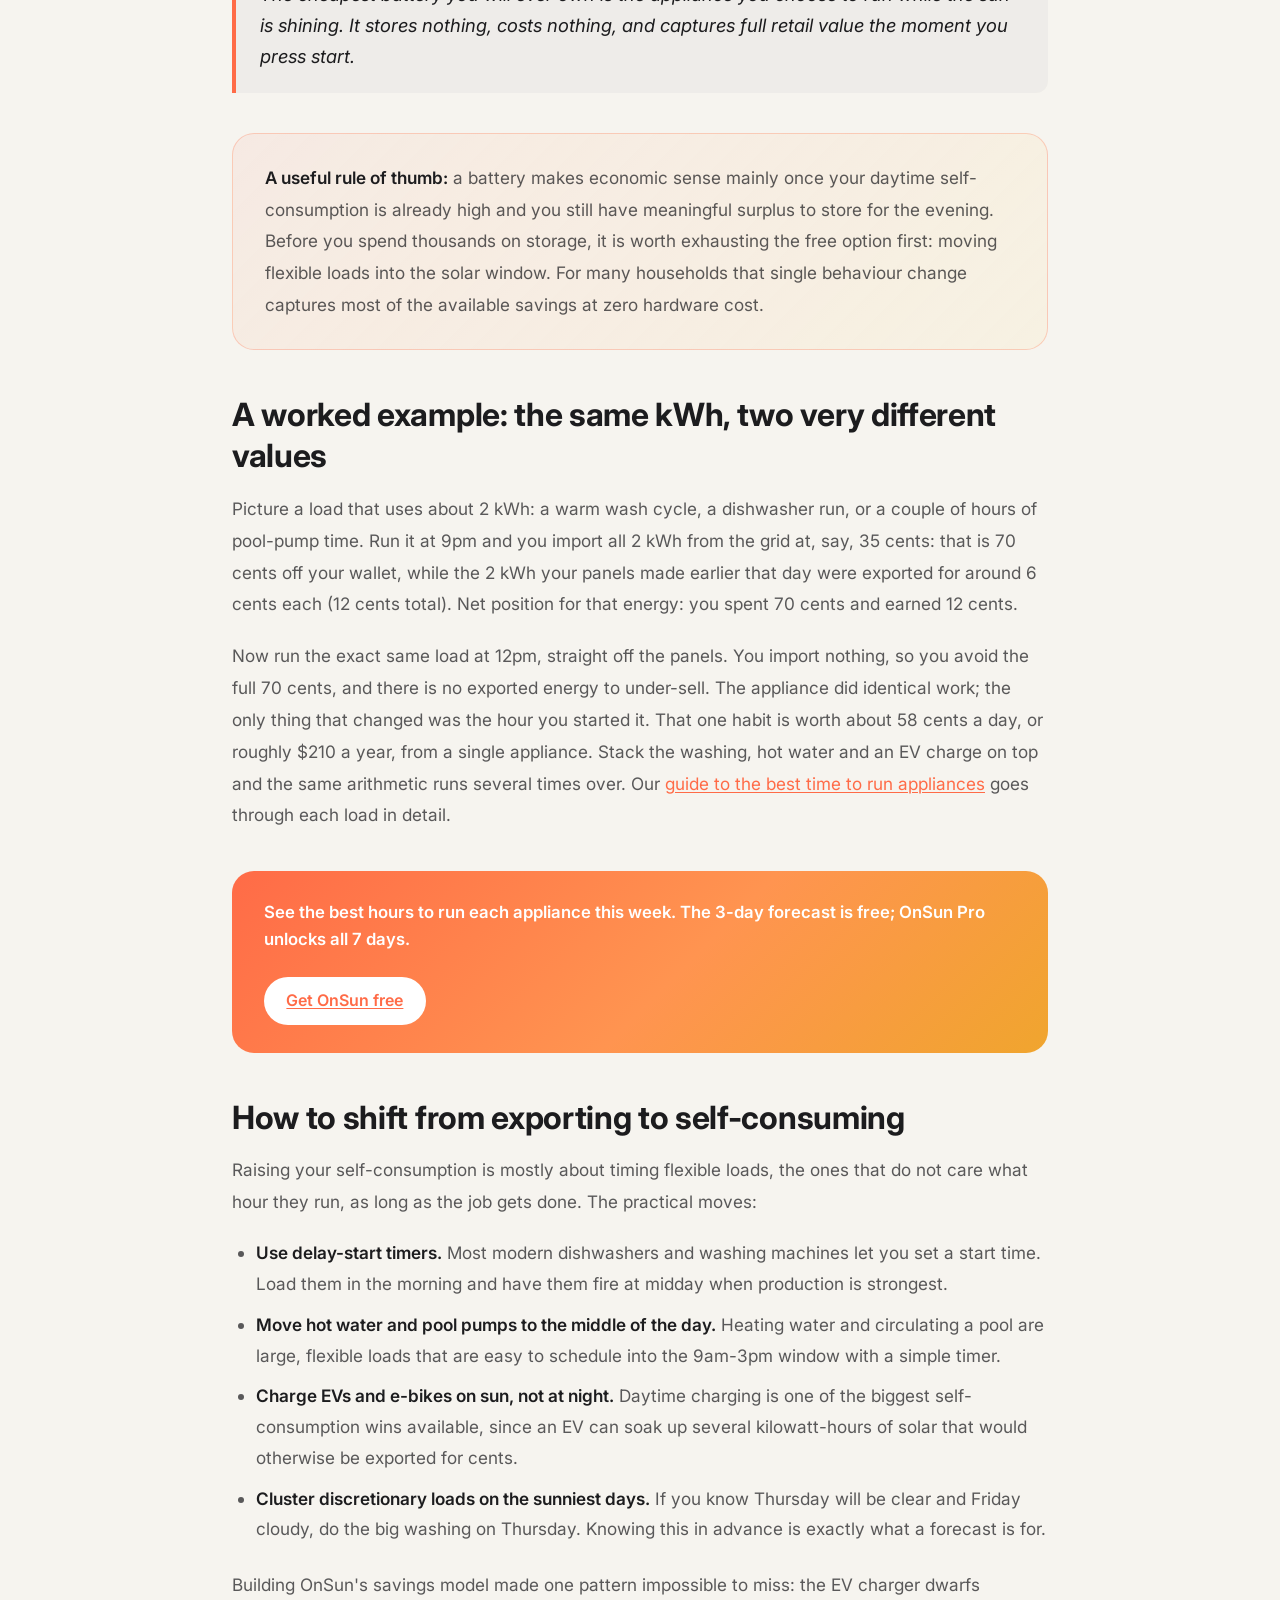
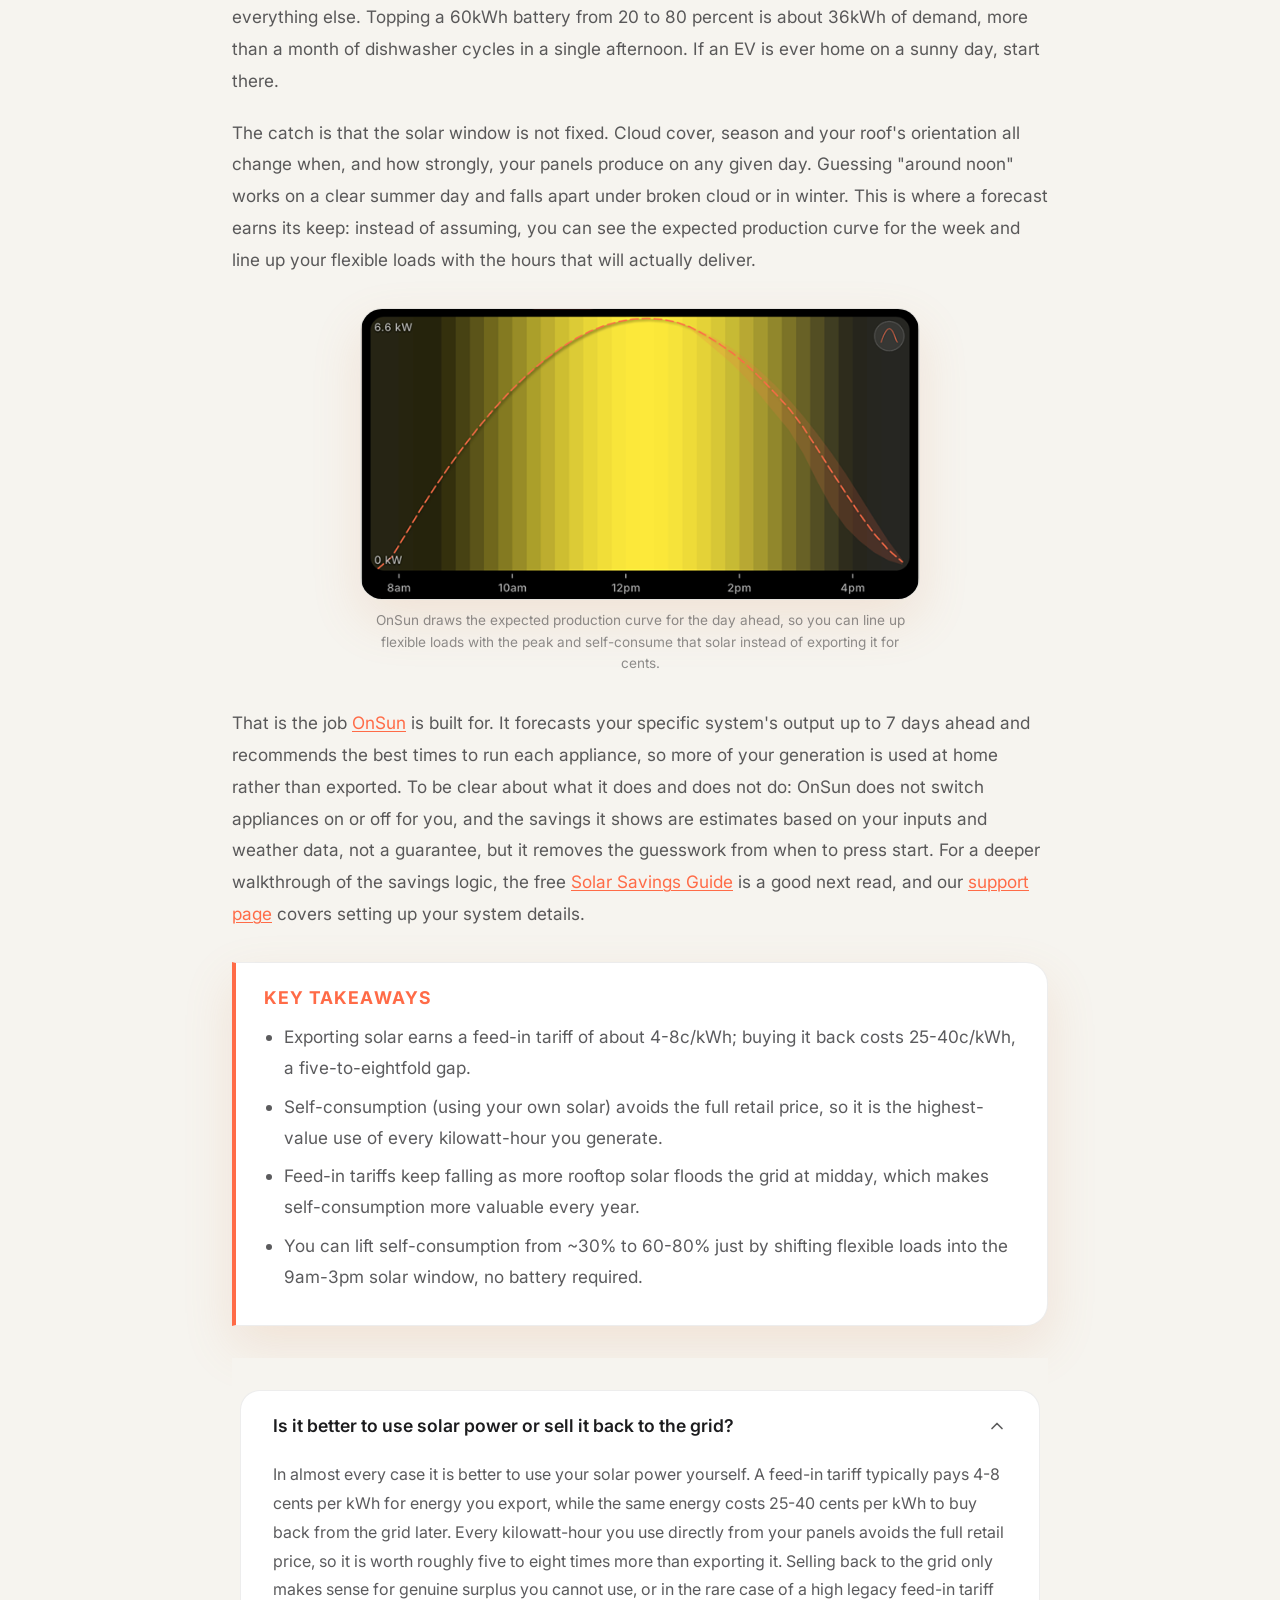
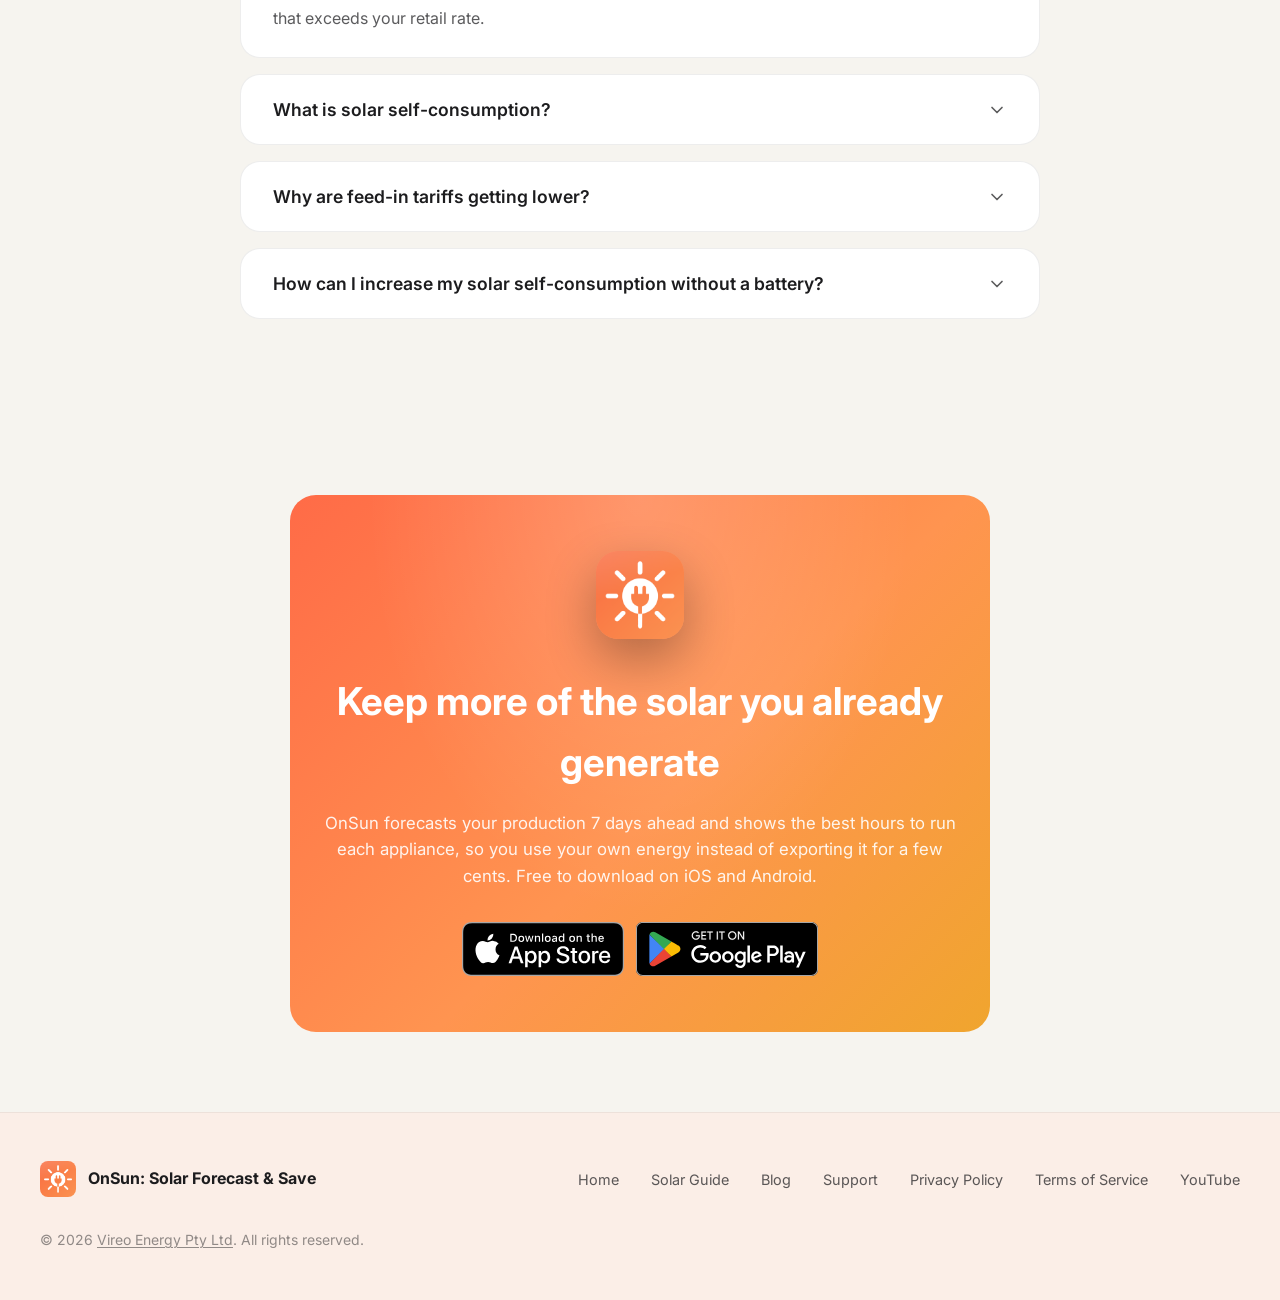
<file: blog/feed-in-tariff-vs-self-consumption.html>
<!DOCTYPE html>
<html lang="en" data-theme="light">
<head>
  <!-- Google tag (gtag.js) -->
  <script async src="https://www.googletagmanager.com/gtag/js?id=G-8LWRQXQ2J5"></script>
  <script>
    window.dataLayer = window.dataLayer || [];
    function gtag(){dataLayer.push(arguments);}
    gtag('js', new Date());
    gtag('config', 'G-8LWRQXQ2J5');
  </script>
  <!-- Theme bootstrap (anti-flash): apply saved theme before paint; light (white) default -->
    <script>(function(){try{var t=localStorage.getItem('onsun-theme');document.documentElement.setAttribute('data-theme',t==='dark'?'dark':'light');}catch(e){document.documentElement.setAttribute('data-theme','light');}})();</script>
  <meta charset="UTF-8">
  <meta name="viewport" content="width=device-width, initial-scale=1.0">
  <meta name="theme-color" content="#ffffff">
  <title>Feed-in Tariff vs Self-Consumption: Where Solar Savings Come From | OnSun</title>
  <meta name="description" content="Feed-in tariffs pay 4-8c/kWh while grid power costs 25-40c. Why using your own solar beats exporting it, and how to lift your self-consumption.">
  <meta name="keywords" content="feed-in tariff vs self-consumption, solar feed-in tariff, solar self-consumption, is it better to use solar or sell to grid, increase solar self-consumption, solar export rates, solar savings, reduce electricity bill with solar">
  <meta name="robots" content="index, follow, max-snippet:-1, max-image-preview:large">
  <meta name="author" content="Dr Steven Percy">
  <link rel="canonical" href="https://onsun.app/blog/feed-in-tariff-vs-self-consumption.html">
  <link rel="sitemap" type="application/xml" href="https://onsun.app/sitemap.xml">
  <link rel="alternate" hreflang="en" href="https://onsun.app/blog/feed-in-tariff-vs-self-consumption.html">
  <link rel="alternate" hreflang="x-default" href="https://onsun.app/blog/feed-in-tariff-vs-self-consumption.html">
  <link rel="icon" type="image/svg+xml" href="../assets/favicon/favicon.svg">
  <link rel="icon" type="image/png" sizes="96x96" href="../assets/favicon/favicon-96x96.png">
  <link rel="icon" sizes="any" href="../assets/favicon/favicon.ico">
  <link rel="apple-touch-icon" href="../assets/favicon/apple-touch-icon.png">
  <link rel="manifest" href="../assets/favicon/site.webmanifest">
  <meta property="og:title" content="Feed-in Tariff vs Self-Consumption: Where Solar Savings Come From | OnSun">
  <meta property="og:description" content="Feed-in tariffs pay 4-8c/kWh while grid power costs 25-40c. Why using your own solar beats exporting it, and how to lift your self-consumption.">
  <meta property="og:image" content="https://onsun.app/assets/og-feed-in-tariff.jpg">
  <meta property="og:image:width" content="1200">
  <meta property="og:image:height" content="630">
  <meta property="og:image:alt" content="An open dishwasher loaded with plates and cutlery">
  <meta property="og:url" content="https://onsun.app/blog/feed-in-tariff-vs-self-consumption.html">
  <meta property="og:type" content="article">
  <meta property="og:site_name" content="OnSun">
  <meta property="article:published_time" content="2026-06-05T00:00:00+00:00">
  <meta property="article:modified_time" content="2026-07-15T00:00:00+00:00">
  <meta property="article:author" content="Dr Steven Percy">
  <meta property="article:section" content="Solar Energy">
  <meta property="article:tag" content="feed-in tariff, self-consumption, solar savings, solar export, electricity bills">
  <meta name="twitter:card" content="summary_large_image">
  <meta name="twitter:title" content="Feed-in Tariff vs Self-Consumption: Where Solar Savings Come From | OnSun">
  <meta name="twitter:description" content="Feed-in tariffs pay 4-8c/kWh while grid power costs 25-40c. Why using your own solar beats exporting it, and how to lift your self-consumption.">
  <meta name="twitter:image" content="https://onsun.app/assets/og-feed-in-tariff.jpg">
  <link rel="preconnect" href="https://fonts.googleapis.com">
  <link rel="preconnect" href="https://fonts.gstatic.com" crossorigin>
  <link href="https://fonts.googleapis.com/css2?family=Inter:wght@400;500;600;700;800&display=swap" rel="stylesheet">
  <link rel="stylesheet" href="../assets/css/onsun.css">

  <!-- Structured Data - Article -->
  <script type="application/ld+json">
  {
    "@context": "https://schema.org",
    "@type": "Article",
    "headline": "Feed-in Tariffs vs Self-Consumption: Where Your Solar Savings Really Come From",
    "description": "Feed-in tariffs pay 4-8c/kWh while grid power costs 25-40c. Why using your own solar beats exporting it, and how to lift your self-consumption.",
    "image": "https://onsun.app/assets/og-feed-in-tariff.jpg",
    "author": {
      "@type": "Person",
      "name": "Dr Steven Percy",
      "url": "https://onsun.app"
    },
    "publisher": {
      "@type": "Organization",
      "name": "OnSun",
      "logo": {
        "@type": "ImageObject",
        "url": "https://onsun.app/assets/logo-light.png"
      }
    },
    "datePublished": "2026-06-05",
    "dateModified": "2026-07-15",
    "wordCount": 2131,
    "keywords": "feed-in tariff vs self-consumption, solar self-consumption, solar feed-in tariff, solar export rates, solar savings",
    "mainEntityOfPage": {
      "@type": "WebPage",
      "@id": "https://onsun.app/blog/feed-in-tariff-vs-self-consumption.html"
    }
  }
  </script>

  <!-- Structured Data - BreadcrumbList -->
  <script type="application/ld+json">
  {
    "@context": "https://schema.org",
    "@type": "BreadcrumbList",
    "itemListElement": [
      {
        "@type": "ListItem",
        "position": 1,
        "name": "Home",
        "item": "https://onsun.app"
      },
      {
        "@type": "ListItem",
        "position": 2,
        "name": "Blog",
        "item": "https://onsun.app/blog/"
      },
      {
        "@type": "ListItem",
        "position": 3,
        "name": "Feed-in Tariffs vs Self-Consumption: Where Your Solar Savings Really Come From",
        "item": "https://onsun.app/blog/feed-in-tariff-vs-self-consumption.html"
      }
    ]
  }
  </script>

  <!-- Structured Data - FAQPage -->
  <script type="application/ld+json">
  {
    "@context": "https://schema.org",
    "@type": "FAQPage",
    "mainEntity": [
      {
        "@type": "Question",
        "name": "Is it better to use solar power or sell it back to the grid?",
        "acceptedAnswer": {
          "@type": "Answer",
          "text": "In almost every case it is better to use your solar power yourself. A feed-in tariff typically pays 4-8 cents per kWh for energy you export, while the same energy costs 25-40 cents per kWh to buy back from the grid later. Every kilowatt-hour you use directly from your panels avoids the full retail price, so it is worth roughly five to eight times more than exporting it. Selling back to the grid only makes sense for genuine surplus you cannot use, or in the rare case of a high legacy feed-in tariff that exceeds your retail rate."
        }
      },
      {
        "@type": "Question",
        "name": "What is solar self-consumption?",
        "acceptedAnswer": {
          "@type": "Answer",
          "text": "Self-consumption is the share of the solar energy your panels generate that you use in your own home rather than exporting to the grid. If your system produces 30 kWh on a sunny day and you use 12 kWh of it directly, your self-consumption rate is 40 percent. The higher this number, the more of your generation is offsetting expensive retail power instead of earning a low feed-in tariff. Most homes start around 25-35 percent and can reach 60-80 percent by shifting flexible loads into the middle of the day."
        }
      },
      {
        "@type": "Question",
        "name": "Why are feed-in tariffs getting lower?",
        "acceptedAnswer": {
          "@type": "Answer",
          "text": "Feed-in tariffs fall as more rooftop solar is connected. Millions of systems all export at the same time around midday, which floods the grid with cheap daytime energy and pushes the wholesale value of that power down, sometimes to zero or below. Retailers set feed-in rates close to what they can actually sell that energy for, so generous early-adopter tariffs have largely disappeared. This trend makes self-consumption more valuable over time, because the gap between what you are paid to export and what you pay to import keeps widening."
        }
      },
      {
        "@type": "Question",
        "name": "How can I increase my solar self-consumption without a battery?",
        "acceptedAnswer": {
          "@type": "Answer",
          "text": "Shift flexible loads into your peak solar window, roughly 9am to 3pm. Run the dishwasher and washing machine on a midday delay-start, schedule pool pumps and hot-water heating for the middle of the day, and charge an EV or e-bike while the sun is up rather than overnight. A battery is not required; the cheapest \"storage\" is simply using the energy as you make it. A solar forecast helps you pick the right day and hour, since the strength and timing of your production curve changes with the weather and the seasons."
        }
      }
    ]
  }
  </script>

  <!-- Structured Data - Speakable WebPage -->
  <script type="application/ld+json">
  {
    "@context": "https://schema.org",
    "@type": "WebPage",
    "speakable": {
      "@type": "SpeakableSpecification",
      "cssSelector": ["h1", ".tldr", ".article-intro"]
    },
    "url": "https://onsun.app/blog/feed-in-tariff-vs-self-consumption.html"
  }
  </script>
</head>
<body>
  <!-- Navigation -->
  <nav id="navbar">
    <div class="nav-container">
      <a href="../index.html" class="nav-logo">
        <img class="logo-light" src="../assets/logo-light.png" alt="OnSun solar forecast app logo" width="400" height="400">
        <img class="logo-dark" src="../assets/logo-dark.png" alt="OnSun solar forecast app logo" width="400" height="400">
        <span><strong>OnSun</strong>: Solar Forecast & Save</span>
      </a>
      <div class="nav-links" id="nav-links">
        <a href="../index.html#features" class="nav-link-item">Features</a>
        <a href="../solar-guide.html" class="nav-link-item">Solar Guide</a>
        <a href="index.html" class="nav-link-item">Blog</a>
        <a href="../index.html#faq" class="nav-link-item">FAQ</a>
        <a href="../support.html" class="nav-link-item">Support</a>
        <a href="../index.html#download" class="nav-cta nav-link-item">Get the App</a>
      </div>
      <div class="nav-actions">
        <button class="theme-toggle" type="button" aria-label="Switch to light theme" aria-pressed="false" title="Toggle light / dark theme">
          <svg class="icon-sun" viewBox="0 0 24 24" fill="none" stroke="currentColor" stroke-width="2" stroke-linecap="round" stroke-linejoin="round"><circle cx="12" cy="12" r="4"></circle><path d="M12 2v2M12 20v2M4.93 4.93l1.41 1.41M17.66 17.66l1.41 1.41M2 12h2M20 12h2M4.93 19.07l1.41-1.41M17.66 6.34l1.41-1.41"></path></svg>
          <svg class="icon-moon" viewBox="0 0 24 24" fill="none" stroke="currentColor" stroke-width="2" stroke-linecap="round" stroke-linejoin="round"><path d="M21 12.79A9 9 0 1 1 11.21 3 7 7 0 0 0 21 12.79z"></path></svg>
        </button>
        <button class="nav-hamburger" id="nav-hamburger" aria-label="Toggle menu" aria-expanded="false">
          <span></span><span></span><span></span>
        </button>
      </div>
    </div>
  </nav>

  <!-- Photo hero -->
  <section class="guide-hero">
    <div class="guide-hero-bg">
      <img src="../assets/nathan-dumlao-mAWTLZIjI8k-unsplash.jpg" alt="Person at a kitchen table reviewing a household electricity bill and statement" loading="eager">
    </div>
    <div class="guide-hero-content">
      <div class="breadcrumb">
        <a href="../index.html">Home</a>
        <span>/</span>
        <a href="index.html">Blog</a>
        <span>/</span>
        <span>Article</span>
      </div>
      <h1>Feed-in Tariffs vs <span>Self-Consumption</span>: Where Your Solar Savings Really Come From</h1>
      <p class="lead">When you compare solar feed-in tariff vs self-consumption, the maths is lopsided: exporting earns a few cents, but using your own solar avoids the full retail price, so self-consumption is where the real savings live.</p>
      <div class="post-meta">
        <span class="read-time">8 min read</span>
        <span class="dot"></span>
        <span>Updated July 2026</span>
        <span class="dot"></span>
        <span>By Dr Steven Percy</span>
      </div>
    </div>
  </section>

  <!-- Article -->
  <article class="article">
    <div class="highlight-box tldr">
      <p><strong>TL;DR:</strong> Self-consumption beats exporting five to eight times over: a feed-in tariff pays 4-8c per kilowatt-hour while grid power costs 25-40c to buy back. Shift flexible loads like washing, hot water and EV charging into the solar window and you capture the retail rate, no battery required.</p>
    </div>

    <p class="article-intro">
      If you are weighing solar feed-in tariff vs self-consumption, here is the short answer: using your own solar is worth far more than selling it. A feed-in tariff pays roughly 4 to 8 cents for every kilowatt-hour you export, but you pay 25 to 40 cents to buy electricity back from the grid. So every unit of solar you use in your home instead of exporting is worth five to eight times as much. The export credit on your bill is the consolation prize; self-consumption is the main game.
    </p>

    <h2>The two ways solar actually saves you money</h2>
    <p>
      A grid-connected solar system saves money through two separate channels, and they are worth wildly different amounts. The first is the <strong>feed-in tariff</strong>: when your panels produce more than your home is using, the surplus flows out to the grid and your retailer credits you a small amount per kilowatt-hour. The second is <strong>self-consumption</strong>: when your home draws power directly from the panels, you simply do not buy that energy from the grid, so you avoid the full retail price you would otherwise have paid.
    </p>
    <p>
      Most people assume both channels are roughly equal, because both appear as line items on the bill. They are not. The export credit is small and shrinking; the avoided retail cost is large and stable. Once that difference clicks, it changes how you use energy day to day.
    </p>

    <h2>What a feed-in tariff actually pays (and why it keeps falling)</h2>
    <p>
      A feed-in tariff is the rate your electricity retailer pays for solar you send back to the grid. In most of Australia that sits somewhere around 4 to 8 cents per kilowatt-hour today, some retailers now pay barely 1 to 2 cents, and comparable schemes in the UK and parts of Europe pay similarly modest export rates. A decade ago, early adopters were offered premium tariffs of 40 to 60 cents to kick-start rooftop solar, but those legacy deals are closing, and new connections get the lower market rate.
    </p>
    <p>
      The reason is simple supply and demand. Rooftop solar all produces at the same time: a huge wave of cheap energy hits the grid in the middle of every sunny day. When millions of homes export at once, the wholesale value of midday power collapses, at times to zero, and occasionally below it: the midday belly of what the industry calls the duck curve. Retailers can only pay you close to what that exported energy is worth to them, so feed-in rates have drifted down toward the floor and will likely keep doing so as more systems connect. That is exactly why <a href="how-solar-forecasting-works.html">forecasting your production</a> and using it yourself matters more each year.
    </p>

    <h2>The hidden cost of exporting: the buy-back gap</h2>
    <p>
      Here is the part that quietly costs solar households the most. Your panels peak at midday, but a typical home uses the bulk of its energy in the morning before everyone leaves and in the evening after they get home. That timing mismatch means a large share of your generation is exported when nobody is using it; then, a few hours later, you buy electricity back from the grid at the full retail rate to run the oven, the heating, the TV and the lights.
    </p>
    <p>
      So a single kilowatt-hour can take a remarkably bad round trip: it leaves your roof and earns you, say, 6 cents, then comes back that evening and costs you 35 cents. You are down 29 cents on energy you generated yourself. Multiply that across the 50 to 70 percent of generation a typical home exports, and the lost value adds up to hundreds of dollars a year. This buy-back gap is invisible on the bill: it does not show up as a charge, it shows up as savings that never materialise.
    </p>

    <div class="stat-callout">
      <div class="stat-callout-item">
        <div class="stat-callout-number">4-8c</div>
        <div class="stat-callout-label">Typical feed-in tariff per kWh exported</div>
      </div>
      <div class="stat-callout-item">
        <div class="stat-callout-number">25-40c</div>
        <div class="stat-callout-label">Retail price per kWh you buy back</div>
      </div>
      <div class="stat-callout-item">
        <div class="stat-callout-number">50-70%</div>
        <div class="stat-callout-label">Of generation a typical home exports</div>
      </div>
    </div>

    <h2>Self-consumption: the higher-value option</h2>
    <p>
      Self-consumption flips the maths. When your home uses solar the instant it is produced, that kilowatt-hour is worth the full retail price you avoided, 25 to 40 cents, rather than the few cents you would have earned exporting it. Nothing leaves your roof, nothing comes back at a markup, and the value stays with you.
    </p>
    <p>
      We measure this as your <strong>self-consumption rate</strong>: the share of total generation you use directly. A home that produces 30 kWh on a sunny day and uses 12 kWh of it sits at 40 percent. Without any deliberate effort, most households land around 25 to 35 percent, simply because daily routines do not line up with the solar curve. The good news is that this number is highly movable. By shifting flexible loads into the daylight hours, plenty of homes reach 60 to 80 percent, and every percentage point you gain is energy bought at retail price that you no longer have to pay for.
    </p>

    <blockquote>
      The cheapest battery you will ever own is the appliance you choose to run while the sun is shining. It stores nothing, costs nothing, and captures full retail value the moment you press start.
    </blockquote>

    <div class="highlight-box">
      <p><strong>A useful rule of thumb:</strong> a battery makes economic sense mainly once your daytime self-consumption is already high and you still have meaningful surplus to store for the evening. Before you spend thousands on storage, it is worth exhausting the free option first: moving flexible loads into the solar window. For many households that single behaviour change captures most of the available savings at zero hardware cost.</p>
    </div>

    <h2>A worked example: the same kWh, two very different values</h2>
    <p>
      Picture a load that uses about 2 kWh: a warm wash cycle, a dishwasher run, or a couple of hours of pool-pump time. Run it at 9pm and you import all 2 kWh from the grid at, say, 35 cents: that is 70 cents off your wallet, while the 2 kWh your panels made earlier that day were exported for around 6 cents each (12 cents total). Net position for that energy: you spent 70 cents and earned 12 cents.
    </p>
    <p>
      Now run the exact same load at 12pm, straight off the panels. You import nothing, so you avoid the full 70 cents, and there is no exported energy to under-sell. The appliance did identical work; the only thing that changed was the hour you started it. That one habit is worth about 58 cents a day, or roughly $210 a year, from a single appliance. Stack the washing, hot water and an EV charge on top and the same arithmetic runs several times over. Our <a href="best-time-to-run-appliances-with-solar.html">guide to the best time to run appliances</a> goes through each load in detail.
    </p>

    <div class="app-callout">
      <span class="app-callout-text">See the best hours to run each appliance this week. The 3-day forecast is free; OnSun Pro unlocks all 7 days.</span>
      <a class="app-callout-arrow" href="#get-onsun">Get OnSun free</a>
    </div>

    <h2>How to shift from exporting to self-consuming</h2>
    <p>
      Raising your self-consumption is mostly about timing flexible loads, the ones that do not care what hour they run, as long as the job gets done. The practical moves:
    </p>
    <ul>
      <li><strong>Use delay-start timers.</strong> Most modern dishwashers and washing machines let you set a start time. Load them in the morning and have them fire at midday when production is strongest.</li>
      <li><strong>Move hot water and pool pumps to the middle of the day.</strong> Heating water and circulating a pool are large, flexible loads that are easy to schedule into the 9am-3pm window with a simple timer.</li>
      <li><strong>Charge EVs and e-bikes on sun, not at night.</strong> Daytime charging is one of the biggest self-consumption wins available, since an EV can soak up several kilowatt-hours of solar that would otherwise be exported for cents.</li>
      <li><strong>Cluster discretionary loads on the sunniest days.</strong> If you know Thursday will be clear and Friday cloudy, do the big washing on Thursday. Knowing this in advance is exactly what a forecast is for.</li>
    </ul>
    <p>
      Building OnSun's savings model made one pattern impossible to miss: the EV charger dwarfs everything else. Topping a 60kWh battery from 20 to 80 percent is about 36kWh of demand, more than a month of dishwasher cycles in a single afternoon. If an EV is ever home on a sunny day, start there.
    </p>
    <p>
      The catch is that the solar window is not fixed. Cloud cover, season and your roof's orientation all change when, and how strongly, your panels produce on any given day. Guessing "around noon" works on a clear summer day and falls apart under broken cloud or in winter. This is where a forecast earns its keep: instead of assuming, you can see the expected production curve for the week and line up your flexible loads with the hours that will actually deliver.
    </p>

    <figure class="app-shot">
      <img src="../assets/solar_profile_clear.png" alt="OnSun forecast screen showing the day's expected solar production curve, a smooth bell peaking near midday, used to line up flexible appliance loads with the strongest generation hours" width="653" height="340" loading="lazy">
      <figcaption>OnSun draws the expected production curve for the day ahead, so you can line up flexible loads with the peak and self-consume that solar instead of exporting it for cents.</figcaption>
    </figure>

    <p>
      That is the job <a href="../index.html">OnSun</a> is built for. It forecasts your specific system's output up to 7 days ahead and recommends the best times to run each appliance, so more of your generation is used at home rather than exported. To be clear about what it does and does not do: OnSun does not switch appliances on or off for you, and the savings it shows are estimates based on your inputs and weather data, not a guarantee, but it removes the guesswork from when to press start. For a deeper walkthrough of the savings logic, the free <a href="../solar-guide.html">Solar Savings Guide</a> is a good next read, and our <a href="../support.html">support page</a> covers setting up your system details.
    </p>

    <div class="key-takeaways">
      <h2>Key takeaways</h2>
      <ul>
        <li>Exporting solar earns a feed-in tariff of about 4-8c/kWh; buying it back costs 25-40c/kWh, a five-to-eightfold gap.</li>
        <li>Self-consumption (using your own solar) avoids the full retail price, so it is the highest-value use of every kilowatt-hour you generate.</li>
        <li>Feed-in tariffs keep falling as more rooftop solar floods the grid at midday, which makes self-consumption more valuable every year.</li>
        <li>You can lift self-consumption from ~30% to 60-80% just by shifting flexible loads into the 9am-3pm solar window, no battery required.</li>
      </ul>
    </div>

    <!-- FAQ -->
    <section class="faq" style="padding:2rem 0;">
      <div class="faq-container">
        <div class="faq-list">
          <div class="faq-item open">
            <button class="faq-question" aria-expanded="true">
              <span>Is it better to use solar power or sell it back to the grid?</span>
              <svg class="faq-chevron" viewBox="0 0 24 24" fill="none" stroke="currentColor" stroke-width="2" stroke-linecap="round" stroke-linejoin="round"><polyline points="6 9 12 15 18 9"></polyline></svg>
            </button>
            <div class="faq-answer">
              <div class="faq-answer-inner">
                In almost every case it is better to use your solar power yourself. A feed-in tariff typically pays 4-8 cents per kWh for energy you export, while the same energy costs 25-40 cents per kWh to buy back from the grid later. Every kilowatt-hour you use directly from your panels avoids the full retail price, so it is worth roughly five to eight times more than exporting it. Selling back to the grid only makes sense for genuine surplus you cannot use, or in the rare case of a high legacy feed-in tariff that exceeds your retail rate.
              </div>
            </div>
          </div>

          <div class="faq-item">
            <button class="faq-question" aria-expanded="false">
              <span>What is solar self-consumption?</span>
              <svg class="faq-chevron" viewBox="0 0 24 24" fill="none" stroke="currentColor" stroke-width="2" stroke-linecap="round" stroke-linejoin="round"><polyline points="6 9 12 15 18 9"></polyline></svg>
            </button>
            <div class="faq-answer">
              <div class="faq-answer-inner">
                Self-consumption is the share of the solar energy your panels generate that you use in your own home rather than exporting to the grid. If your system produces 30 kWh on a sunny day and you use 12 kWh of it directly, your self-consumption rate is 40 percent. The higher this number, the more of your generation is offsetting expensive retail power instead of earning a low feed-in tariff. Most homes start around 25-35 percent and can reach 60-80 percent by shifting flexible loads into the middle of the day.
              </div>
            </div>
          </div>

          <div class="faq-item">
            <button class="faq-question" aria-expanded="false">
              <span>Why are feed-in tariffs getting lower?</span>
              <svg class="faq-chevron" viewBox="0 0 24 24" fill="none" stroke="currentColor" stroke-width="2" stroke-linecap="round" stroke-linejoin="round"><polyline points="6 9 12 15 18 9"></polyline></svg>
            </button>
            <div class="faq-answer">
              <div class="faq-answer-inner">
                Feed-in tariffs fall as more rooftop solar is connected. Millions of systems all export at the same time around midday, which floods the grid with cheap daytime energy and pushes the wholesale value of that power down, sometimes to zero or below. Retailers set feed-in rates close to what they can actually sell that energy for, so generous early-adopter tariffs have largely disappeared. This trend makes self-consumption more valuable over time, because the gap between what you are paid to export and what you pay to import keeps widening.
              </div>
            </div>
          </div>

          <div class="faq-item">
            <button class="faq-question" aria-expanded="false">
              <span>How can I increase my solar self-consumption without a battery?</span>
              <svg class="faq-chevron" viewBox="0 0 24 24" fill="none" stroke="currentColor" stroke-width="2" stroke-linecap="round" stroke-linejoin="round"><polyline points="6 9 12 15 18 9"></polyline></svg>
            </button>
            <div class="faq-answer">
              <div class="faq-answer-inner">
                Shift flexible loads into your peak solar window, roughly 9am to 3pm. Run the dishwasher and washing machine on a midday delay-start, schedule pool pumps and hot-water heating for the middle of the day, and charge an EV or e-bike while the sun is up rather than overnight. A battery is not required; the cheapest "storage" is simply using the energy as you make it. A solar forecast helps you pick the right day and hour, since the strength and timing of your production curve changes with the weather and the seasons.
              </div>
            </div>
          </div>
        </div>
      </div>
    </section>
  </article>

  <!-- Download CTA -->
  <section class="download-cta" id="get-onsun">
    <div class="download-cta-inner">
      <img class="dl-logo logo-light" src="../assets/logo-light.png" alt="OnSun app icon">
      <img class="dl-logo logo-dark" src="../assets/logo-dark.png" alt="OnSun app icon">
      <h2>Keep more of the solar you already generate</h2>
      <p>OnSun forecasts your production 7 days ahead and shows the best hours to run each appliance, so you use your own energy instead of exporting it for a few cents. Free to download on iOS and Android.</p>
      <div class="store-badges">
        <a href="https://apps.apple.com/app/apple-store/id6758746647?pt=128390520&ct=blog&mt=8" class="app-store-btn" target="_blank" rel="noopener">
          <img src="../assets/download-on-the-app-store.svg" alt="Download on the App Store" class="app-store-badge" width="162" height="54">
        </a>
        <a href="https://play.google.com/store/apps/details?id=com.onsun.app&referrer=utm_source%3Dblog" class="app-store-btn" target="_blank" rel="noopener">
          <img src="../assets/GetItOnGooglePlay_Badge_Web_color_English.svg" alt="Get it on Google Play" class="app-store-badge" width="182" height="54">
        </a>
      </div>
    </div>
  </section>

  <!-- Footer -->
  <footer>
    <div class="footer-container">
      <div class="footer-logo">
        <img class="logo-light" src="../assets/logo-light.png" alt="OnSun solar forecast app logo" width="400" height="400">
        <img class="logo-dark" src="../assets/logo-dark.png" alt="OnSun solar forecast app logo" width="400" height="400">
        <span>OnSun: Solar Forecast & Save</span>
      </div>
      <div class="footer-links">
        <a href="../index.html">Home</a>
        <a href="../solar-guide.html">Solar Guide</a>
        <a href="index.html">Blog</a>
        <a href="../support.html">Support</a>
        <a href="../privacy-policy.html">Privacy Policy</a>
        <a href="../terms-of-service.html">Terms of Service</a>
        <a href="https://www.youtube.com/@Use-Solar" target="_blank" rel="noopener">YouTube</a>
      </div>
      <div class="footer-copyright">&copy; 2026 <a href="https://www.vireo.energy/">Vireo Energy Pty Ltd</a>. All rights reserved.</div>
    </div>
  </footer>

  <script src="../assets/js/onsun.js" defer></script>
</body>
</html>
</file>
<file: assets/css/onsun.css>
/* ==========================================================================
   OnSun — Apricot theme system (website)
   --------------------------------------------------------------------------
   Single source of truth for the marketing + legal + blog pages. Mirrors the
   Flutter app's "Apricot" design language:

     • Light  ("Apricot Paper") — warm cream canvas, white cards, ink text,
                                   coral + peach brand, deep-green savings.
     • Dark   ("Apricot Night") — warm espresso canvas, lifted warm cards,
                                   cream text, brightened coral + gold brand,
                                   mint savings. This is the DEFAULT theme.

   Theme is selected via [data-theme] on <html> (set by an anti-flash inline
   script + assets/js/onsun.js). Dark is the default; light is an override.
   Every colour is a CSS variable so the toggle is a single attribute flip.
   Legacy variable names (--bg-primary, --accent-pink, …) are kept as aliases
   so existing page markup needs no per-rule rewrites.
   ========================================================================== */

/* --------------------------------------------------------------------------
   1. Design tokens
   -------------------------------------------------------------------------- */
:root {
  /* LIGHT — Apricot Paper (DEFAULT / white theme — mirrors the app) */
  --bg-primary: #f6f4ef;
  --bg-secondary: #fbeee7;
  --bg-card: #ffffff;
  --bg-card-2: #ffffff;
  --surface-soft: rgba(28, 28, 30, 0.03);

  --ink: #1c1c1e;
  --text-primary: #1c1c1e;
  --text-secondary: rgba(28, 28, 30, 0.72);
  --text-muted: rgba(28, 28, 30, 0.48);

  --coral: #ff6b47;
  --coral-2: #f5512e;
  --peach: #ff9e6b;
  --gold: #e8941f;
  --green: #1a8f3f;

  --border: rgba(28, 28, 30, 0.08);
  --border-strong: rgba(28, 28, 30, 0.14);
  --hairline: rgba(28, 28, 30, 0.06);

  /* Opaque white so the bar reads the same on every page regardless of what
     sits behind it — a translucent nav let dark hero photos bleed through grey.
     The hairline border-bottom separates it from the warm page canvas. */
  --nav-bg: #ffffff;
  --nav-bg-solid: #ffffff;
  --nav-bg-mobile: #ffffff;

  --gradient-accent: linear-gradient(135deg, #ff6b47 0%, #ff9450 100%);
  --gradient-warm: linear-gradient(135deg, #ff6b47 0%, #e8941f 100%);
  --gradient-hero:
    radial-gradient(ellipse 80% 60% at 12% -5%, rgba(255, 231, 223, 0.95) 0%, transparent 60%),
    radial-gradient(ellipse 70% 55% at 88% 8%, rgba(255, 241, 201, 0.85) 0%, transparent 58%),
    radial-gradient(ellipse 95% 75% at 50% 108%, rgba(229, 224, 214, 0.7) 0%, transparent 62%),
    #f6f4ef;
  --gradient-glow: radial-gradient(ellipse at 50% 0%, rgba(255, 107, 71, 0.1) 0%, transparent 55%);
  --gradient-coral-block: linear-gradient(135deg, #ff6b47 0%, #ff9450 55%, #f0a52e 100%);

  --shadow-card: 0 20px 50px rgba(214, 138, 90, 0.16);
  --shadow-card-hover: 0 28px 60px rgba(214, 138, 90, 0.24);
  --shadow-coral: 0 16px 40px rgba(255, 107, 71, 0.3);

  --chip-bg: rgba(255, 107, 71, 0.12);
  --chip-border: rgba(255, 107, 71, 0.28);
  --code-bg: rgba(255, 107, 71, 0.12);

  --orb-1: rgba(255, 167, 122, 0.35);
  --orb-2: rgba(255, 224, 150, 0.4);
  --orb-3: rgba(255, 190, 140, 0.32);

  /* Radii (mirrors the app's AppShapes scale) */
  --r-hero: 26px;
  --r-card: 22px;
  --r-panel: 18px;
  --r-media: 14px;
  --r-pill: 999px;

  /* Legacy aliases (kept so old rules / inline refs resolve) */
  --accent-pink: var(--coral);
  --accent-coral: var(--coral-2);
  --accent-teal: var(--gold);
  --accent-green: var(--green);

  color-scheme: light;
}

[data-theme="dark"] {
  /* DARK — the original OnSun website palette (midnight indigo + pink + teal),
     preserved as the dark option per request. */
  --bg-primary: #0a0a1a;
  --bg-secondary: #12122a;
  --bg-card: #1a1a3e;
  --bg-card-2: #222252;
  --surface-soft: rgba(255, 255, 255, 0.03);

  --ink: #ffffff;
  --text-primary: #ffffff;
  --text-secondary: #a0a0b8;
  --text-muted: #6b6b8a;

  --coral: #ff4d8d;
  --coral-2: #ff6b6b;
  --peach: #ff6b6b;
  --gold: #00d4aa;
  --green: #00d4aa;

  --border: rgba(255, 255, 255, 0.08);
  --border-strong: rgba(255, 255, 255, 0.12);
  --hairline: rgba(255, 255, 255, 0.05);

  /* Opaque (see light theme note) — consistent bar over any backdrop. */
  --nav-bg: #0a0a1a;
  --nav-bg-solid: #0a0a1a;
  --nav-bg-mobile: #0a0a1a;

  --gradient-accent: linear-gradient(135deg, #ff4d8d 0%, #ff6b6b 100%);
  --gradient-warm: linear-gradient(135deg, #ff4d8d 0%, #ff6b6b 100%);
  --gradient-hero: linear-gradient(135deg, #0a0a1a 0%, #1a1a3e 50%, #0d0d24 100%);
  --gradient-glow: radial-gradient(ellipse at 50% 0%, rgba(255, 77, 141, 0.3) 0%, transparent 50%);
  --gradient-coral-block: linear-gradient(135deg, #0a0a1a 0%, #1a1a3e 50%, #0d0d24 100%);

  --shadow-card: 0 20px 60px rgba(0, 0, 0, 0.3);
  --shadow-card-hover: 0 30px 60px rgba(0, 0, 0, 0.45);
  --shadow-coral: 0 10px 30px rgba(255, 77, 141, 0.4);

  --chip-bg: rgba(255, 77, 141, 0.15);
  --chip-border: rgba(255, 77, 141, 0.3);
  --code-bg: rgba(255, 77, 141, 0.15);

  --orb-1: rgba(255, 77, 141, 0.6);
  --orb-2: rgba(0, 212, 170, 0.4);
  --orb-3: rgba(255, 107, 107, 0.5);

  color-scheme: dark;
}

/* --------------------------------------------------------------------------
   2. Reset + base
   -------------------------------------------------------------------------- */
* { margin: 0; padding: 0; box-sizing: border-box; }

html { scroll-behavior: smooth; -webkit-text-size-adjust: 100%; }

body {
  font-family: 'Inter', -apple-system, BlinkMacSystemFont, 'Segoe UI', Roboto, sans-serif;
  background: var(--bg-primary);
  color: var(--text-primary);
  line-height: 1.6;
  overflow-x: hidden;
  -webkit-font-smoothing: antialiased;
  -moz-osx-font-smoothing: grayscale;
  transition: background 0.4s ease, color 0.4s ease;
}

img { max-width: 100%; }
::selection { background: rgba(255, 122, 83, 0.3); color: var(--text-primary); }

/* --------------------------------------------------------------------------
   3. Animations
   -------------------------------------------------------------------------- */
@keyframes fadeInUp { from { opacity: 0; transform: translateY(40px); } to { opacity: 1; transform: translateY(0); } }
@keyframes fadeIn { from { opacity: 0; } to { opacity: 1; } }
@keyframes float { 0%, 100% { transform: translateY(0); } 50% { transform: translateY(-20px); } }
@keyframes pulse { 0%, 100% { transform: scale(1); } 50% { transform: scale(1.05); } }
@keyframes glow {
  0%, 100% { box-shadow: 0 10px 30px rgba(255, 122, 83, 0.35); }
  50% { box-shadow: 0 14px 44px rgba(255, 122, 83, 0.5), 0 0 60px rgba(255, 122, 83, 0.25); }
}
@keyframes rotate { from { transform: rotate(0deg); } to { transform: rotate(360deg); } }
@keyframes slideInLeft { from { opacity: 0; transform: translateX(-60px); } to { opacity: 1; transform: translateX(0); } }
@keyframes slideInRight { from { opacity: 0; transform: translateX(60px); } to { opacity: 1; transform: translateX(0); } }
@keyframes float-orb {
  0%, 100% { transform: translate(0, 0) scale(1); }
  33% { transform: translate(60px, -40px) scale(1.1); }
  66% { transform: translate(-40px, 60px) scale(0.95); }
}

.animate-on-scroll {
  opacity: 0;
  transform: translateY(30px);
  transition: all 0.8s cubic-bezier(0.4, 0, 0.2, 1);
}
.animate-on-scroll.visible { opacity: 1; transform: translateY(0); }

/* --------------------------------------------------------------------------
   4. Navigation
   -------------------------------------------------------------------------- */
nav {
  position: fixed;
  top: 0; left: 0; right: 0;
  z-index: 1000;
  isolation: isolate;
  padding: 1rem 2rem;
  background: var(--nav-bg);
  backdrop-filter: blur(20px);
  -webkit-backdrop-filter: blur(20px);
  border-bottom: 1px solid var(--hairline);
  transition: background 0.3s ease, padding 0.3s ease, border-color 0.3s ease;
}
nav.scrolled { background: var(--nav-bg-solid); padding: 0.75rem 2rem; }

.nav-container {
  max-width: 1200px;
  margin: 0 auto;
  display: flex;
  justify-content: space-between;
  align-items: center;
  gap: 1rem;
}

.nav-logo { display: flex; align-items: center; gap: 0.75rem; text-decoration: none; }
.nav-logo img { width: 40px; height: 40px; border-radius: 10px; }
.nav-logo span { font-weight: 400; font-size: 1.25rem; color: var(--text-primary); }
.nav-logo span strong { font-weight: 700; }

/* Theme-aware app logo: light (Angular Gold) shows on the light theme, dark
   (Abyss Bloom) on the dark theme. Both are full-bleed square icons rounded
   by each logo slot's own border-radius. Paired <img>s are toggled by the
   [data-theme] flip so they react live to the theme switch with no JS. */
.logo-dark { display: none; }
[data-theme="dark"] .logo-light { display: none; }
[data-theme="dark"] .logo-dark { display: inline-block; }

.nav-links { display: flex; gap: 2rem; align-items: center; }
.nav-links a {
  color: var(--text-secondary);
  text-decoration: none;
  font-weight: 500;
  font-size: 0.9rem;
  transition: color 0.3s ease;
}
.nav-links a:hover { color: var(--coral); }

.nav-cta {
  background: var(--gradient-accent);
  color: #fff !important;
  padding: 0.6rem 1.25rem;
  border-radius: var(--r-pill);
  font-weight: 600;
  transition: transform 0.3s ease, box-shadow 0.3s ease;
}
.nav-cta:hover { transform: translateY(-2px); box-shadow: var(--shadow-coral); }

/* Right-aligned cluster: theme toggle + hamburger */
.nav-actions { display: flex; align-items: center; gap: 0.6rem; }

/* Theme toggle */
.theme-toggle {
  display: inline-flex;
  align-items: center;
  justify-content: center;
  width: 42px; height: 42px;
  border-radius: 50%;
  background: var(--surface-soft);
  border: 1px solid var(--border);
  color: var(--text-primary);
  cursor: pointer;
  transition: transform 0.25s ease, border-color 0.25s ease, color 0.25s ease, background 0.25s ease;
  flex-shrink: 0;
  -webkit-tap-highlight-color: transparent;
}
.theme-toggle:hover { border-color: var(--coral); color: var(--coral); transform: translateY(-1px); }
.theme-toggle:active { transform: scale(0.94); }
.theme-toggle svg { width: 20px; height: 20px; display: block; }
.theme-toggle .icon-sun { display: none; }
.theme-toggle .icon-moon { display: block; }
[data-theme="dark"] .theme-toggle .icon-sun { display: block; }
[data-theme="dark"] .theme-toggle .icon-moon { display: none; }

/* Hamburger */
.nav-hamburger {
  display: none;
  flex-direction: column;
  justify-content: center;
  gap: 5px;
  background: none;
  border: none;
  cursor: pointer;
  padding: 4px;
  z-index: 1100;
}
.nav-hamburger span {
  display: block; width: 24px; height: 2px;
  background: var(--text-primary); border-radius: 2px;
  transition: all 0.3s ease; transform-origin: center;
}
.nav-hamburger.open span:nth-child(1) { transform: translateY(7px) rotate(45deg); }
.nav-hamburger.open span:nth-child(2) { opacity: 0; transform: scaleX(0); }
.nav-hamburger.open span:nth-child(3) { transform: translateY(-7px) rotate(-45deg); }

@media (max-width: 768px) {
  .nav-hamburger { display: flex; }
  .nav-links {
    display: none; flex-direction: column; align-items: stretch;
    position: absolute; top: 100%; left: 0; right: 0;
    background: var(--nav-bg-mobile);
    backdrop-filter: blur(20px); -webkit-backdrop-filter: blur(20px);
    border-bottom: 1px solid var(--border);
    padding: 1rem 1.5rem 1.5rem; gap: 0; z-index: 999;
  }
  .nav-links.open { display: flex; }
  .nav-link-item {
    padding: 0.85rem 0;
    border-bottom: 1px solid var(--hairline);
    font-size: 1rem !important;
    color: var(--text-secondary);
    text-decoration: none;
    font-weight: 500;
    transition: color 0.2s ease;
  }
  .nav-link-item:last-child { border-bottom: none; }
  .nav-link-item:hover { color: var(--coral); }
  .nav-cta.nav-link-item {
    margin-top: 0.75rem; padding: 0.75rem 1.25rem !important;
    text-align: center; border-radius: var(--r-pill); border-bottom: none;
    background: var(--gradient-accent); color: #fff !important;
  }
}

/* --------------------------------------------------------------------------
   5. Buttons
   -------------------------------------------------------------------------- */
.btn-primary {
  display: inline-flex; align-items: center; gap: 0.75rem;
  background: var(--gradient-accent);
  color: #fff;
  padding: 1rem 2rem;
  border-radius: var(--r-pill);
  text-decoration: none;
  font-weight: 600; font-size: 1rem;
  white-space: nowrap;
  transition: transform 0.3s ease, box-shadow 0.3s ease;
  border: none; cursor: pointer;
  animation: glow 3.5s ease-in-out infinite;
}
.btn-primary:hover { transform: translateY(-3px); box-shadow: 0 15px 40px rgba(255, 122, 83, 0.5); }

.btn-secondary {
  display: inline-flex; align-items: center; gap: 0.75rem;
  background: transparent;
  color: var(--text-primary);
  padding: 1rem 2rem;
  border-radius: var(--r-pill);
  text-decoration: none;
  font-weight: 600; font-size: 1rem;
  border: 2px solid var(--border-strong);
  transition: all 0.3s ease; cursor: pointer;
}
.btn-secondary:hover { border-color: var(--coral); color: var(--coral); transform: translateY(-3px); }

/* --------------------------------------------------------------------------
   6. Hero (home)
   -------------------------------------------------------------------------- */
.hero {
  min-height: 100vh;
  display: flex; align-items: center; justify-content: center;
  padding: 8rem 2rem 4rem;
  background: var(--gradient-hero);
  position: relative; overflow: hidden;
}
.hero::before { content: ''; position: absolute; inset: 0; background: var(--gradient-glow); pointer-events: none; }

.hero-particles { position: absolute; inset: 0; overflow: hidden; pointer-events: none; }
.particle {
  position: absolute; width: 4px; height: 4px;
  background: var(--coral); border-radius: 50%;
  opacity: 0.35; animation: float 8s ease-in-out infinite;
}

.hero-container {
  max-width: 1200px; margin: 0 auto;
  display: grid; grid-template-columns: 1fr 1fr; gap: 4rem;
  align-items: center; position: relative; z-index: 1;
}
.hero-content { animation: fadeInUp 1s ease-out; }

.hero-badge {
  display: inline-flex; align-items: center; gap: 0.5rem;
  background: var(--chip-bg);
  border: 1px solid var(--chip-border);
  padding: 0.5rem 1rem; border-radius: var(--r-pill);
  font-size: 0.85rem; font-weight: 600; color: var(--coral);
  margin-bottom: 1.5rem;
  animation: fadeInUp 1s ease-out 0.1s both;
}
.hero-badge::before {
  content: ''; width: 16px; height: 16px;
  background-image: url("data:image/svg+xml,%3Csvg xmlns='http://www.w3.org/2000/svg' viewBox='0 0 24 24' fill='none' stroke='%23ff7a53' stroke-width='2' stroke-linecap='round' stroke-linejoin='round'%3E%3Ccircle cx='12' cy='12' r='5'%3E%3C/circle%3E%3Cline x1='12' y1='1' x2='12' y2='3'%3E%3C/line%3E%3Cline x1='12' y1='21' x2='12' y2='23'%3E%3C/line%3E%3Cline x1='4.22' y1='4.22' x2='5.64' y2='5.64'%3E%3C/line%3E%3Cline x1='18.36' y1='18.36' x2='19.78' y2='19.78'%3E%3C/line%3E%3Cline x1='1' y1='12' x2='3' y2='12'%3E%3C/line%3E%3Cline x1='21' y1='12' x2='23' y2='12'%3E%3C/line%3E%3Cline x1='4.22' y1='19.78' x2='5.64' y2='18.36'%3E%3C/line%3E%3Cline x1='18.36' y1='5.64' x2='19.78' y2='4.22'%3E%3C/line%3E%3C/svg%3E");
  background-size: contain; background-repeat: no-repeat;
}

.hero-title {
  font-size: clamp(2.5rem, 5vw, 4rem);
  font-weight: 800; line-height: 1.1; margin-bottom: 1.5rem;
  animation: fadeInUp 1s ease-out 0.2s both;
  letter-spacing: -0.02em;
}
.hero-title span {
  background: var(--gradient-accent);
  -webkit-background-clip: text; -webkit-text-fill-color: transparent; background-clip: text;
}

.hero-description {
  font-size: 1.15rem; color: var(--text-secondary);
  margin-bottom: 2rem; max-width: 500px;
  animation: fadeInUp 1s ease-out 0.3s both;
}

.hero-cta { display: flex; gap: 1rem; flex-wrap: wrap; animation: fadeInUp 1s ease-out 0.4s both; }

.hero-visual { position: relative; animation: fadeInUp 1s ease-out 0.5s both; }
.phone-mockup {
  position: relative; width: 100%; max-width: 350px; margin: 0 auto;
  aspect-ratio: 720 / 1334; animation: float 6s ease-in-out infinite;
}
.phone-mockup img { position: absolute; inset: 0; width: 100%; height: 100%; object-fit: contain; border-radius: 40px; }
.phone-glow {
  position: absolute; top: 50%; left: 50%; transform: translate(-50%, -50%);
  width: 120%; height: 120%;
  background: radial-gradient(ellipse, rgba(255, 122, 83, 0.3) 0%, transparent 70%);
  pointer-events: none; animation: pulse 4s ease-in-out infinite;
}

/* --------------------------------------------------------------------------
   7. Generic section header
   -------------------------------------------------------------------------- */
.section-header { text-align: center; margin-bottom: 4rem; }
.section-tag {
  display: inline-block; color: var(--coral);
  font-weight: 700; font-size: 0.875rem;
  text-transform: uppercase; letter-spacing: 2px; margin-bottom: 1rem;
}
.section-title { font-size: clamp(2rem, 4vw, 3rem); font-weight: 700; margin-bottom: 1rem; letter-spacing: -0.01em; }
.section-subtitle { color: var(--text-secondary); font-size: 1.1rem; max-width: 600px; margin: 0 auto; }

/* --------------------------------------------------------------------------
   8. Features
   -------------------------------------------------------------------------- */
.features { padding: 6rem 2rem; background: var(--bg-primary); position: relative; }
.features-container { max-width: 1200px; margin: 0 auto; }
.features-grid { display: grid; grid-template-columns: repeat(auto-fit, minmax(300px, 1fr)); gap: 2rem; }

.feature-card {
  background: var(--bg-card);
  border: 1px solid var(--border);
  border-radius: var(--r-card);
  padding: 2rem;
  transition: transform 0.4s ease, border-color 0.4s ease, box-shadow 0.4s ease;
  position: relative; overflow: hidden;
}
.feature-card::before {
  content: ''; position: absolute; top: 0; left: 0; right: 0; height: 3px;
  background: var(--gradient-accent);
  transform: scaleX(0); transition: transform 0.4s ease;
}
.feature-card:hover { transform: translateY(-8px); border-color: var(--chip-border); box-shadow: var(--shadow-card); }
.feature-card:hover::before { transform: scaleX(1); }

.feature-icon {
  width: 60px; height: 60px;
  background: var(--chip-bg);
  border-radius: 16px;
  display: flex; align-items: center; justify-content: center;
  margin-bottom: 1.5rem; transition: all 0.3s ease;
}
.feature-icon svg { width: 28px; height: 28px; stroke: var(--coral); transition: stroke 0.3s ease; }
.feature-card:hover .feature-icon { background: var(--gradient-accent); transform: scale(1.1); }
.feature-card:hover .feature-icon svg { stroke: #fff; }

.feature-title { font-size: 1.25rem; font-weight: 600; margin-bottom: 0.75rem; }
.feature-description { color: var(--text-secondary); font-size: 0.95rem; line-height: 1.7; }

/* --------------------------------------------------------------------------
   9. Photo statement (over photo — stays light-on-dark in both themes)
   -------------------------------------------------------------------------- */
.photo-statement { position: relative; overflow: hidden; min-height: 520px; display: flex; align-items: center; }
.photo-statement-bg {
  position: absolute; inset: 0;
  background-image: url('../engin-akyurt-yCYVV8-kQNM-unsplash.jpg');
  background-size: cover; background-position: center 40%;
  filter: brightness(0.35) saturate(0.85);
}
.photo-statement-overlay {
  position: absolute; inset: 0;
  background: linear-gradient(135deg, rgba(20, 14, 10, 0.72) 0%, rgba(255, 122, 83, 0.18) 100%);
}
.photo-statement-content { position: relative; z-index: 2; max-width: 700px; margin: 0 auto; padding: 5rem 2rem; text-align: center; }
.photo-statement-tag { display: inline-block; color: var(--peach); font-weight: 700; font-size: 0.8rem; letter-spacing: 0.12em; text-transform: uppercase; margin-bottom: 1.25rem; }
.photo-statement h2 { font-size: clamp(1.8rem, 4vw, 2.8rem); font-weight: 700; line-height: 1.2; color: #fff; margin-bottom: 1.25rem; }
.photo-statement h2 span { color: var(--peach); }
.photo-statement p { font-size: 1.1rem; line-height: 1.7; color: rgba(255, 255, 255, 0.82); margin-bottom: 2rem; }
.photo-statement-stats { display: flex; justify-content: center; gap: 3rem; margin-bottom: 2.5rem; flex-wrap: wrap; }
.photo-stat { text-align: center; }
.photo-stat-value { font-size: 2rem; font-weight: 800; color: var(--peach); line-height: 1; }
.photo-stat-label { font-size: 0.8rem; color: rgba(255, 255, 255, 0.65); margin-top: 0.4rem; text-transform: uppercase; letter-spacing: 0.05em; }
.photo-statement-cta {
  display: inline-flex; align-items: center; gap: 0.5rem;
  background: var(--coral); color: #fff; text-decoration: none;
  padding: 0.85rem 2rem; border-radius: var(--r-pill);
  font-weight: 600; font-size: 0.95rem; transition: all 0.2s ease;
}
.photo-statement-cta:hover { background: var(--coral-2); transform: translateY(-2px); }

/* --------------------------------------------------------------------------
   10. Showcase
   -------------------------------------------------------------------------- */
.showcase { padding: 6rem 2rem; background: var(--bg-secondary); position: relative; overflow: hidden; }
.showcase-bg { position: absolute; inset: 0; overflow: hidden; pointer-events: none; }
.glow-orb { position: absolute; border-radius: 50%; filter: blur(60px); animation: float-orb 15s ease-in-out infinite; }
.glow-orb-1 { width: 700px; height: 700px; background: radial-gradient(circle, var(--orb-1) 0%, transparent 70%); top: -10%; left: -10%; animation-delay: 0s; }
.glow-orb-2 { width: 600px; height: 600px; background: radial-gradient(circle, var(--orb-2) 0%, transparent 70%); bottom: -5%; right: -5%; animation-delay: -5s; }
.glow-orb-3 { width: 500px; height: 500px; background: radial-gradient(circle, var(--orb-3) 0%, transparent 70%); top: 30%; left: 40%; animation-delay: -10s; }

.showcase-container { max-width: 1200px; margin: 0 auto; position: relative; z-index: 1; }
.showcase-header { text-align: center; margin-bottom: 5rem; }
.showcase-grid { display: grid; grid-template-columns: repeat(2, 1fr); gap: 3rem; align-items: start; }

.showcase-card {
  background: var(--bg-card);
  border: 1px solid var(--border);
  border-radius: 32px; padding: 2.5rem;
  backdrop-filter: blur(10px);
  transition: transform 0.4s ease, border-color 0.4s ease, box-shadow 0.4s ease;
}
.showcase-card:hover { border-color: var(--chip-border); box-shadow: var(--shadow-card-hover); transform: translateY(-5px); }
.showcase-card-header { display: flex; align-items: center; gap: 1rem; margin-bottom: 1.5rem; }
.showcase-card-icon { width: 50px; height: 50px; background: var(--gradient-accent); border-radius: 14px; display: flex; align-items: center; justify-content: center; flex-shrink: 0; }
.showcase-card-icon svg { width: 24px; height: 24px; stroke: #fff; }
.showcase-card-title { font-size: 1.5rem; font-weight: 700; margin: 0; }
.showcase-card-title span { color: var(--gold); }
.showcase-card-description { color: var(--text-secondary); font-size: 1rem; line-height: 1.7; margin-bottom: 2rem; }

.showcase-phone { position: relative; text-align: center; }
.showcase-phone img { max-width: 280px; width: 100%; border-radius: 28px; box-shadow: var(--shadow-card); transition: transform 0.4s ease; }
.showcase-card:hover .showcase-phone img { transform: scale(1.03); }

.showcase-highlights { display: flex; flex-wrap: wrap; gap: 1rem; margin-top: 2rem; justify-content: center; }
.highlight-tag {
  display: inline-flex; align-items: center; gap: 0.5rem;
  background: var(--chip-bg); border: 1px solid var(--chip-border);
  padding: 0.5rem 1rem; border-radius: var(--r-pill);
  font-size: 0.85rem; font-weight: 500; color: var(--text-primary);
}
.highlight-tag svg { width: 14px; height: 14px; stroke: var(--coral); }

.showcase-row { display: grid; grid-template-columns: 1fr 1fr; gap: 3rem; align-items: center; margin-bottom: 2rem; }
.showcase-row:last-child { margin-bottom: 0; }
.showcase-row:nth-child(even) { direction: rtl; }
.showcase-row:nth-child(even) > * { direction: ltr; }
.showcase-content h3 { font-size: 2rem; font-weight: 700; margin-bottom: 1rem; }
.showcase-content h3 span { color: var(--gold); }
[data-theme="light"] .showcase-content h3 span { color: var(--coral); }
.showcase-content p { color: var(--text-secondary); font-size: 1.1rem; line-height: 1.7; margin-bottom: 2rem; }
.showcase-stats { display: flex; gap: 2rem; }
.stat { text-align: left; }
.stat-value {
  font-size: 2rem; font-weight: 800;
  background: var(--gradient-accent);
  -webkit-background-clip: text; -webkit-text-fill-color: transparent; background-clip: text;
  line-height: 1;
}
.stat-label { font-size: 0.9rem; color: var(--text-secondary); margin-top: 0.25rem; }

.showcase-image { text-align: center; position: relative; padding: 2rem 0; align-self: start; }
.showcase-image-inner { aspect-ratio: 720 / 1334; max-width: 400px; margin: 0 auto; position: relative; }
.showcase-image::before {
  content: ''; position: absolute; top: 50%; left: 50%; transform: translate(-50%, -50%);
  width: 140%; height: 120%;
  background: radial-gradient(ellipse at center, rgba(255, 122, 83, 0.28) 0%, rgba(255, 122, 83, 0.08) 40%, transparent 70%);
  pointer-events: none; z-index: -1;
}
.showcase-image img { position: absolute; inset: 0; width: 100%; height: 100%; object-fit: contain; border-radius: 32px; transition: transform 0.4s ease; z-index: 1; }
.showcase-image img:hover { transform: scale(1.02); }

/* --------------------------------------------------------------------------
   11. Benefits
   -------------------------------------------------------------------------- */
.benefits { padding: 6rem 2rem; background: var(--bg-primary); }
.benefits-container { max-width: 1200px; margin: 0 auto; }
.benefits-grid { display: grid; grid-template-columns: repeat(3, 1fr); gap: 2rem; }
.benefit-item { text-align: center; padding: 2rem; }
.benefit-icon {
  width: 80px; height: 80px; margin: 0 auto 1.5rem;
  background: var(--gradient-accent); border-radius: 24px;
  display: flex; align-items: center; justify-content: center;
  box-shadow: var(--shadow-coral); transition: all 0.3s ease;
}
.benefit-item:hover .benefit-icon { transform: translateY(-5px); box-shadow: 0 15px 50px rgba(255, 122, 83, 0.5); }
.benefit-icon svg { width: 36px; height: 36px; stroke: #fff; }
.benefit-title { font-size: 1.25rem; font-weight: 600; margin-bottom: 0.5rem; }
.benefit-description { color: var(--text-secondary); font-size: 0.95rem; }

/* --------------------------------------------------------------------------
   12. Guide / download CTA banner (home)
   -------------------------------------------------------------------------- */
.guide-banner { padding: 5rem 2rem; background: var(--bg-secondary); position: relative; overflow: hidden; }
.guide-banner-container { max-width: 1100px; margin: 0 auto; display: grid; grid-template-columns: 1fr 1fr; gap: 3rem; align-items: center; }
.guide-banner-photo { position: relative; border-radius: var(--r-card); overflow: hidden; max-height: 360px; }
.guide-banner-photo img { width: 100%; height: 100%; object-fit: cover; display: block; max-height: 360px; border-radius: var(--r-card); }
.guide-banner-content h2 { font-size: clamp(1.5rem, 3vw, 2rem); font-weight: 700; margin-bottom: 1rem; line-height: 1.25; }
.guide-banner-content h2 span { background: var(--gradient-accent); -webkit-background-clip: text; -webkit-text-fill-color: transparent; background-clip: text; }
.guide-banner-content p { color: var(--text-secondary); font-size: 1.05rem; line-height: 1.7; margin-bottom: 1.5rem; }
.guide-banner-link { display: inline-flex; align-items: center; gap: 0.5rem; color: var(--coral); font-weight: 600; font-size: 1rem; text-decoration: none; transition: gap 0.3s ease; }
.guide-banner-link:hover { gap: 0.85rem; }

/* --------------------------------------------------------------------------
   13. FAQ
   -------------------------------------------------------------------------- */
.faq { padding: 6rem 2rem; background: var(--bg-primary); }
.faq-container { max-width: 800px; margin: 0 auto; }
.faq-list { display: flex; flex-direction: column; gap: 1rem; }
.faq-item { background: var(--bg-card); border: 1px solid var(--border); border-radius: 20px; overflow: hidden; transition: border-color 0.3s ease; }
.faq-item:hover { border-color: var(--chip-border); }
.faq-question {
  width: 100%; background: none; border: none; color: var(--text-primary);
  font-family: inherit; font-size: 1.1rem; font-weight: 600; text-align: left;
  padding: 1.5rem 2rem; cursor: pointer;
  display: flex; justify-content: space-between; align-items: center; gap: 1rem;
  transition: color 0.3s ease;
}
.faq-question:hover { color: var(--coral); }
.faq-chevron { width: 20px; height: 20px; flex-shrink: 0; transition: transform 0.3s ease; stroke: var(--text-secondary); }
.faq-item.open .faq-chevron { transform: rotate(180deg); }
.faq-answer { max-height: 0; overflow: hidden; transition: max-height 0.4s ease; }
.faq-item.open .faq-answer { max-height: 600px; }
.faq-answer-inner { padding: 0 2rem 1.5rem; color: var(--text-secondary); font-size: 1rem; line-height: 1.8; }
.faq-answer-inner strong { color: var(--text-primary); }

/* --------------------------------------------------------------------------
   14. Download (home) — coral block in both themes
   -------------------------------------------------------------------------- */
.download { padding: 6rem 2rem; background: var(--gradient-coral-block); position: relative; overflow: hidden; text-align: center; color: #fff; }
.download::before { content: ''; position: absolute; inset: 0; background: radial-gradient(ellipse at 50% 0%, rgba(255, 255, 255, 0.18) 0%, transparent 55%); pointer-events: none; }
.download-container { max-width: 600px; margin: 0 auto; position: relative; z-index: 1; }
.download-logo { width: 100px; height: 100px; border-radius: 24px; margin-bottom: 2rem; box-shadow: 0 20px 60px rgba(0, 0, 0, 0.3); animation: pulse 3s ease-in-out infinite; }
.download-title { font-size: clamp(2rem, 4vw, 3rem); font-weight: 700; margin-bottom: 1rem; color: #fff; }
.download-description { color: rgba(255, 255, 255, 0.9); font-size: 1.1rem; margin-bottom: 2.5rem; }
/* Official Apple / Google store badges (self-contained black pills). */
.app-store-btn {
  display: inline-block; line-height: 0;
  text-decoration: none; border-radius: 12px;
  transition: transform 0.3s ease, box-shadow 0.3s ease;
}
.app-store-btn:hover { transform: translateY(-3px); box-shadow: 0 16px 40px rgba(0, 0, 0, 0.3); }
.app-store-btn img, .app-store-badge { height: 54px; width: auto; display: block; }
.store-badges { display: flex; flex-wrap: wrap; align-items: center; justify-content: center; gap: 0.75rem; }
.cta-group { display: flex; flex-direction: column; align-items: center; gap: 0.5rem; }
.secondary-btn-wrapper { display: flex; align-items: flex-start; }

/* --------------------------------------------------------------------------
   15. Footer
   -------------------------------------------------------------------------- */
footer { padding: 3rem 2rem; background: var(--bg-secondary); border-top: 1px solid var(--hairline); }
.footer-container { max-width: 1200px; margin: 0 auto; display: flex; justify-content: space-between; align-items: center; flex-wrap: wrap; gap: 2rem; }
.footer-logo { display: flex; align-items: center; gap: 0.75rem; }
.footer-logo img { width: 36px; height: 36px; border-radius: 8px; }
.footer-logo span { font-weight: 700; color: var(--text-primary); }
.footer-links { display: flex; gap: 2rem; flex-wrap: wrap; }
.footer-links a { color: var(--text-secondary); text-decoration: none; font-size: 0.9rem; transition: color 0.3s ease; }
.footer-links a:hover { color: var(--coral); }
.footer-copyright { color: var(--text-muted); font-size: 0.875rem; }
.footer-copyright a { color: inherit; text-decoration: underline; text-underline-offset: 2px; }

/* --------------------------------------------------------------------------
   16. Guide hero (support / solar-guide / blog over photo)
   -------------------------------------------------------------------------- */
.guide-hero { position: relative; min-height: 65vh; display: flex; align-items: center; padding: 8rem 2rem 5rem; overflow: hidden; }
.guide-hero-bg { position: absolute; inset: 0; z-index: 0; }
.guide-hero-bg img { width: 100%; height: 100%; object-fit: cover; object-position: center 30%; }
.guide-hero-bg::after {
  content: ''; position: absolute; inset: 0;
  background: linear-gradient(to bottom, rgba(20, 14, 10, 0.5) 0%, rgba(20, 14, 10, 0.66) 50%, rgba(20, 14, 10, 0.95) 100%);
}
.guide-hero-content { position: relative; z-index: 1; max-width: 800px; margin: 0 auto; text-align: center; animation: fadeInUp 1s ease-out; }
.guide-hero-content h1 { font-size: clamp(2rem, 5vw, 3.25rem); font-weight: 800; line-height: 1.15; margin-bottom: 1.25rem; color: #fff; letter-spacing: -0.02em; }
.guide-hero-content h1 span { background: var(--gradient-warm); -webkit-background-clip: text; -webkit-text-fill-color: transparent; background-clip: text; }
.guide-hero-content .lead { font-size: 1.15rem; color: rgba(255, 255, 255, 0.82); line-height: 1.7; max-width: 620px; margin: 0 auto; }
.breadcrumb { display: inline-flex; align-items: center; gap: 0.5rem; font-size: 0.85rem; color: rgba(255, 255, 255, 0.7); margin-bottom: 1.5rem; }
.breadcrumb a { color: var(--peach); text-decoration: none; }
.breadcrumb a:hover { text-decoration: underline; }
.read-time { display: inline-flex; align-items: center; gap: 0.4rem; }

/* --------------------------------------------------------------------------
   17. Support page content
   -------------------------------------------------------------------------- */
.support-body { max-width: 800px; margin: 0 auto; padding: 4rem 2rem 5rem; }
.support-body .section-tag { display: inline-block; color: var(--coral); font-weight: 700; font-size: 0.875rem; text-transform: uppercase; letter-spacing: 2px; margin-bottom: 0.75rem; }
.content-block { margin-bottom: 3rem; }
.content-block h2 { font-size: clamp(1.25rem, 2.5vw, 1.6rem); font-weight: 700; margin-bottom: 1rem; line-height: 1.3; }
.content-block h3 { font-size: 1.1rem; font-weight: 600; margin: 1.75rem 0 0.75rem; color: var(--text-primary); }
.content-block p { color: var(--text-secondary); font-size: 1rem; line-height: 1.8; margin-bottom: 1rem; }
.content-block p:last-child { margin-bottom: 0; }
.content-block strong { color: var(--text-primary); font-weight: 600; }
.content-block ul { margin: 0.75rem 0 1rem 1.5rem; }
.content-block li { color: var(--text-secondary); font-size: 1rem; line-height: 1.7; margin-bottom: 0.5rem; }

.card { background: var(--bg-card); border: 1px solid var(--border); border-radius: 20px; padding: 2rem; margin-bottom: 2rem; box-shadow: var(--shadow-card); }
.card-gradient { background: linear-gradient(135deg, rgba(255, 107, 71, 0.08) 0%, rgba(255, 231, 176, 0.18) 100%); border: 1px solid var(--chip-border); box-shadow: none; }
[data-theme="dark"] .card-gradient { background: linear-gradient(135deg, rgba(255, 77, 141, 0.08) 0%, rgba(0, 212, 170, 0.06) 100%); }
.card h2 { font-size: 1.2rem; font-weight: 700; margin-bottom: 0.75rem; background: var(--gradient-accent); -webkit-background-clip: text; -webkit-text-fill-color: transparent; background-clip: text; }
.card p { color: var(--text-secondary); font-size: 1rem; line-height: 1.75; margin-bottom: 0.75rem; }
.card p:last-of-type { margin-bottom: 0; }

.contact-link {
  display: inline-flex; align-items: center; gap: 0.5rem; margin-top: 1.25rem;
  padding: 0.75rem 1.5rem; background: var(--gradient-accent);
  border-radius: var(--r-pill); font-weight: 600; color: #fff;
  text-decoration: none; font-size: 0.95rem; transition: transform 0.3s ease, box-shadow 0.3s ease;
}
.contact-link:hover { transform: translateY(-2px); box-shadow: var(--shadow-coral); color: #fff; text-decoration: none; }

.section-divider { border: none; border-top: 1px solid var(--border); margin: 3rem 0; }

.accordion { margin: 1.25rem 0; }
.accordion-item { background: var(--surface-soft); border: 1px solid var(--border); border-radius: 14px; margin-bottom: 0.75rem; overflow: hidden; transition: all 0.3s ease; }
.accordion-item:hover { border-color: var(--chip-border); }
.accordion-item.active { border-color: var(--chip-border); background: var(--chip-bg); }
.accordion-header { display: flex; align-items: center; justify-content: space-between; padding: 1rem 1.25rem; cursor: pointer; user-select: none; transition: background 0.2s ease; }
.accordion-header:hover { background: var(--surface-soft); }
.accordion-header span { font-weight: 600; font-size: 0.95rem; color: var(--text-primary); }
.accordion-icon { width: 20px; height: 20px; transition: transform 0.2s ease; flex-shrink: 0; margin-left: 0.5rem; color: var(--coral); }
.accordion-item.active .accordion-icon { transform: rotate(180deg); }
.accordion-content { max-height: 0; overflow: hidden; transition: max-height 0.35s ease; }
.accordion-item.active .accordion-content { max-height: 900px; }
.accordion-body { padding: 0 1.25rem 1.25rem; color: var(--text-secondary); font-size: 0.95rem; line-height: 1.75; }
.accordion-body p { margin-bottom: 0.75rem; color: var(--text-secondary); }
.accordion-body p:last-child { margin-bottom: 0; }
.accordion-body ul { margin: 0.5rem 0 0.75rem 1.25rem; }
.accordion-body li { margin-bottom: 0.4rem; }

.setting-term { font-weight: 600; color: var(--text-primary); }
.setting-value { font-family: "SF Mono", Monaco, "Cascadia Code", monospace; background: var(--code-bg); color: var(--coral); padding: 0.1rem 0.45rem; border-radius: 4px; font-size: 0.875rem; }

.tip-box { background: rgba(26, 143, 63, 0.07); border-left: 3px solid var(--green); padding: 1rem 1.25rem; margin: 1.25rem 0; border-radius: 0 10px 10px 0; color: var(--text-secondary); font-size: 0.95rem; }
[data-theme="dark"] .tip-box { background: rgba(0, 212, 170, 0.1); }
.tip-box strong { color: var(--green); }

.disclaimer { background: var(--surface-soft); border-left: 3px solid var(--chip-border); padding: 1rem 1.25rem; margin: 2rem 0; border-radius: 0 10px 10px 0; font-size: 0.9rem; color: var(--text-secondary); }

.latlong-finder { background: var(--surface-soft); border: 1px solid var(--border); border-radius: 12px; padding: 1rem 1.25rem; margin-top: 1rem; }
.latlong-finder p { color: var(--text-secondary); font-size: 0.9rem; margin-bottom: 0.5rem; }
.latlong-finder strong { color: var(--text-primary); }
.latlong-input-row { display: flex; gap: 0.5rem; margin-top: 0.75rem; }
.latlong-input { flex: 1; background: var(--bg-card); border: 1px solid var(--border-strong); border-radius: 8px; padding: 0.6rem 1rem; color: var(--text-primary); font-size: 0.95rem; font-family: inherit; outline: none; }
.latlong-input::placeholder { color: var(--text-muted); }
.latlong-input:focus { border-color: var(--coral); }
.latlong-btn { background: var(--gradient-accent); border: none; border-radius: 8px; padding: 0.6rem 1.25rem; color: #fff; font-weight: 600; font-size: 0.95rem; cursor: pointer; font-family: inherit; transition: transform 0.3s ease, box-shadow 0.3s ease; }
.latlong-btn:hover { transform: translateY(-2px); box-shadow: var(--shadow-coral); }

/* --------------------------------------------------------------------------
   18. Article / long-form prose (solar-guide + blog posts)
   -------------------------------------------------------------------------- */
.article { max-width: 880px; margin: 0 auto; padding: 3.5rem 2rem 4rem; }
.article-intro { font-size: 1.2rem; line-height: 1.8; color: var(--text-primary); margin-bottom: 2rem; font-weight: 500; }
.article h2 { font-size: clamp(1.5rem, 3vw, 2rem); font-weight: 700; margin: 2.75rem 0 1rem; line-height: 1.3; letter-spacing: -0.01em; }
.article h3 { font-size: 1.25rem; font-weight: 600; margin: 2rem 0 0.75rem; }
.article p { color: var(--text-secondary); font-size: 1.075rem; line-height: 1.85; margin-bottom: 1.25rem; }
.article ul, .article ol { margin: 0.75rem 0 1.5rem 1.5rem; }
.article li { color: var(--text-secondary); font-size: 1.075rem; line-height: 1.8; margin-bottom: 0.6rem; }
.article strong { color: var(--text-primary); font-weight: 600; }
.article a { color: var(--coral); text-decoration: underline; text-underline-offset: 2px; text-decoration-thickness: 1px; }
.article a:hover { color: var(--coral-2); }
.article blockquote {
  margin: 2rem 0; padding: 1.25rem 1.5rem;
  border-left: 4px solid var(--coral);
  background: var(--surface-soft);
  border-radius: 0 12px 12px 0;
  font-size: 1.15rem; line-height: 1.7; color: var(--text-primary); font-style: italic;
}
.article figure { margin: 2rem 0; }
.article figure img { width: 100%; height: auto; border-radius: var(--r-card); display: block; }
.article figcaption { margin-top: 0.6rem; font-size: 0.85rem; color: var(--text-muted); text-align: center; }
.article img { border-radius: var(--r-card); }
/* In-app screenshots: keep at native scale (don't upscale to full column), centered with a soft lift. */
.article figure.app-shot { max-width: 560px; margin-left: auto; margin-right: auto; }
.article figure.app-shot img { box-shadow: var(--shadow-card); border: 1px solid var(--border); }

.photo-break { width: 100%; border-radius: var(--r-card); margin: 2.5rem 0; overflow: hidden; }
.photo-break img { width: 100%; height: 100%; object-fit: cover; display: block; border-radius: var(--r-card); }
/* Square crop anchored to the top of a tall portrait shot (captures the rooftop solar) */
.photo-break--square-top { aspect-ratio: 1 / 1; max-width: 560px; margin-left: auto; margin-right: auto; }
.photo-break--square-top img { object-position: 50% 28%; }

.stat-callout { display: grid; grid-template-columns: repeat(auto-fit, minmax(150px, 1fr)); gap: 1.5rem; margin: 2.5rem 0; padding: 2rem; background: var(--bg-card); border: 1px solid var(--border); border-radius: var(--r-card); box-shadow: var(--shadow-card); }
.stat-callout-item { text-align: center; }
.stat-callout-number { font-size: clamp(1.8rem, 4vw, 2.5rem); font-weight: 800; background: var(--gradient-accent); -webkit-background-clip: text; -webkit-text-fill-color: transparent; background-clip: text; line-height: 1; }
.stat-callout-label { font-size: 0.85rem; color: var(--text-secondary); margin-top: 0.5rem; }

.highlight-box { background: linear-gradient(135deg, rgba(255, 107, 71, 0.07) 0%, rgba(255, 231, 176, 0.2) 100%); border: 1px solid var(--chip-border); border-radius: var(--r-card); padding: 1.75rem 2rem; margin: 2.5rem 0; }
[data-theme="dark"] .highlight-box { background: linear-gradient(135deg, rgba(255, 77, 141, 0.08) 0%, rgba(0, 212, 170, 0.05) 100%); }
.highlight-box p { margin-bottom: 0.75rem; }
.highlight-box p:last-child { margin-bottom: 0; }

.app-callout { display: flex; align-items: center; justify-content: space-between; gap: 1.5rem; flex-wrap: wrap; background: var(--gradient-coral-block); border-radius: var(--r-card); padding: 1.75rem 2rem; margin: 2.5rem 0; color: #fff; }
.app-callout img { width: 56px; height: 56px; border-radius: 14px; flex-shrink: 0; }
.app-callout-text { font-size: 1.05rem; font-weight: 600; color: #fff; }
.app-callout-arrow { display: inline-flex; align-items: center; gap: 0.5rem; background: #fff; color: #1c1c1e; padding: 0.7rem 1.4rem; border-radius: var(--r-pill); font-weight: 600; text-decoration: none; white-space: nowrap; transition: transform 0.25s ease; }
.app-callout-arrow:hover { transform: translateX(3px); }

.appliance-grid { display: grid; grid-template-columns: repeat(auto-fit, minmax(220px, 1fr)); gap: 1rem; margin: 2rem 0; }
.appliance-card { display: flex; align-items: center; gap: 1rem; background: var(--bg-card); border: 1px solid var(--border); border-radius: var(--r-panel); padding: 1.25rem; transition: transform 0.3s ease, border-color 0.3s ease; }
.appliance-card:hover { transform: translateY(-3px); border-color: var(--chip-border); }
.appliance-icon { width: 48px; height: 48px; flex-shrink: 0; background: var(--chip-bg); border-radius: 12px; display: flex; align-items: center; justify-content: center; }
.appliance-icon svg, .appliance-icon img { width: 26px; height: 26px; stroke: var(--coral); }
/* Mask glyph recolours the appliance SVG to the active theme's coral (orange in light, pink in dark) */
/* Icon URLs must be declared in this stylesheet, not in inline styles: Safari and
   Chrome resolve a relative url() held in a custom property against the stylesheet
   base (assets/css/), 404, and mask the glyph out to nothing. */
.appliance-glyph { width: 26px; height: 26px; background-color: var(--coral); -webkit-mask-position: center; -webkit-mask-size: contain; -webkit-mask-repeat: no-repeat; mask-position: center; mask-size: contain; mask-repeat: no-repeat; }
.glyph-washing-machine { -webkit-mask-image: url(../icons/washing-machine.svg); mask-image: url(../icons/washing-machine.svg); }
.glyph-dishwasher { -webkit-mask-image: url(../icons/dishwasher.svg); mask-image: url(../icons/dishwasher.svg); }
.glyph-dryer { -webkit-mask-image: url(../icons/dryer.svg); mask-image: url(../icons/dryer.svg); }
.glyph-ev-charger { -webkit-mask-image: url(../icons/ev-charger.svg); mask-image: url(../icons/ev-charger.svg); }
.glyph-pool-pump { -webkit-mask-image: url(../icons/pool-pump.svg); mask-image: url(../icons/pool-pump.svg); }
.glyph-air-conditioner { -webkit-mask-image: url(../icons/air-conditioner.svg); mask-image: url(../icons/air-conditioner.svg); }
.appliance-info h4 { font-size: 1rem; font-weight: 600; margin-bottom: 0.2rem; }
.appliance-info p { font-size: 0.85rem; color: var(--text-secondary); line-height: 1.5; }

/* App showcase (solar-guide) */
.app-showcase { padding: 5rem 2rem; background: var(--bg-secondary); }
.app-showcase-container { max-width: 1100px; margin: 0 auto; display: grid; grid-template-columns: 1fr 1fr; gap: 3rem; align-items: center; }
.app-showcase-content h2 { font-size: clamp(1.6rem, 3vw, 2.25rem); font-weight: 700; margin-bottom: 1rem; }
.app-showcase-content h2 span { background: var(--gradient-accent); -webkit-background-clip: text; -webkit-text-fill-color: transparent; background-clip: text; }
.app-showcase-content p { color: var(--text-secondary); font-size: 1.05rem; line-height: 1.75; margin-bottom: 1.5rem; }
.app-showcase-phone { text-align: center; }
.app-showcase-phone img { max-width: 300px; width: 100%; height: auto; aspect-ratio: 720 / 1334; object-fit: contain; }

/* Download CTA (solar-guide) */
.download-cta { padding: 5rem 2rem; background: var(--bg-primary); }
.download-cta-inner { max-width: 700px; margin: 0 auto; text-align: center; background: var(--gradient-coral-block); border-radius: var(--r-hero); padding: 3.5rem 2rem; color: #fff; position: relative; overflow: hidden; }
.download-cta-inner::before { content: ''; position: absolute; inset: 0; background: radial-gradient(ellipse at 50% 0%, rgba(255, 255, 255, 0.18) 0%, transparent 55%); pointer-events: none; }
.download-cta-inner > * { position: relative; z-index: 1; }
.download-cta-inner h2 { font-size: clamp(1.6rem, 3.5vw, 2.4rem); font-weight: 700; margin-bottom: 1rem; color: #fff; }
.download-cta-inner p { color: rgba(255, 255, 255, 0.9); font-size: 1.05rem; margin-bottom: 2rem; }
.dl-logo { width: 88px; height: 88px; border-radius: 22px; margin-bottom: 1.5rem; box-shadow: 0 20px 50px rgba(0, 0, 0, 0.3); }
.download-cta-faq { margin-top: 1.5rem; font-size: 0.95rem; }
.download-cta-faq a { color: #fff; text-decoration: underline; font-weight: 600; }

/* --------------------------------------------------------------------------
   19. Blog index
   -------------------------------------------------------------------------- */
.blog-section { padding: 4rem 2rem 5rem; max-width: 1100px; margin: 0 auto; }
.blog-grid { display: grid; grid-template-columns: repeat(auto-fill, minmax(320px, 1fr)); gap: 2rem; }
.blog-card {
  display: flex; flex-direction: column;
  background: var(--bg-card); border: 1px solid var(--border);
  border-radius: var(--r-card); overflow: hidden;
  text-decoration: none; color: inherit;
  transition: transform 0.4s ease, border-color 0.4s ease, box-shadow 0.4s ease;
}
.blog-card:hover { transform: translateY(-6px); border-color: var(--chip-border); box-shadow: var(--shadow-card); }
.blog-card-media { aspect-ratio: 16 / 9; overflow: hidden; background: var(--bg-secondary); }
.blog-card-media img { width: 100%; height: 100%; object-fit: cover; transition: transform 0.5s ease; }
.blog-card:hover .blog-card-media img { transform: scale(1.05); }
.blog-card-body { padding: 1.5rem 1.6rem 1.75rem; display: flex; flex-direction: column; flex: 1; }
.blog-card-tag { display: inline-block; align-self: flex-start; font-size: 0.7rem; font-weight: 700; text-transform: uppercase; letter-spacing: 0.08em; color: var(--coral); background: var(--chip-bg); border: 1px solid var(--chip-border); padding: 0.25rem 0.7rem; border-radius: var(--r-pill); margin-bottom: 1rem; }
.blog-card-title { font-size: 1.25rem; font-weight: 700; line-height: 1.3; margin-bottom: 0.6rem; }
.blog-card-excerpt { color: var(--text-secondary); font-size: 0.95rem; line-height: 1.65; margin-bottom: 1.25rem; }
.blog-card-meta { margin-top: auto; display: flex; align-items: center; gap: 0.5rem; font-size: 0.82rem; color: var(--text-muted); }
.blog-card-readmore { color: var(--coral); font-weight: 600; font-size: 0.9rem; display: inline-flex; align-items: center; gap: 0.35rem; }

/* Post meta line under a blog hero */
.post-meta { display: inline-flex; align-items: center; gap: 0.75rem; flex-wrap: wrap; justify-content: center; font-size: 0.85rem; color: rgba(255, 255, 255, 0.78); margin-top: 0.5rem; }
.post-meta .dot { width: 3px; height: 3px; border-radius: 50%; background: currentColor; opacity: 0.6; }

/* Key takeaways box inside a post */
.key-takeaways { background: var(--bg-card); border: 1px solid var(--border); border-left: 4px solid var(--coral); border-radius: 0 var(--r-card) var(--r-card) 0; padding: 1.5rem 1.75rem; margin: 2rem 0; box-shadow: var(--shadow-card); }
.key-takeaways h2 { font-size: 1.1rem !important; margin: 0 0 0.75rem !important; text-transform: uppercase; letter-spacing: 0.06em; color: var(--coral); }
.key-takeaways ul { margin: 0 0 0 1.25rem; }
.key-takeaways li { margin-bottom: 0.5rem; }

/* Author / share footer for a post */
.post-footer { max-width: 880px; margin: 0 auto; padding: 0 2rem 4rem; }
.post-author { display: flex; align-items: center; gap: 1rem; padding: 1.5rem; background: var(--bg-card); border: 1px solid var(--border); border-radius: var(--r-card); }
.post-author img { width: 52px; height: 52px; border-radius: 50%; }
.post-author-name { font-weight: 700; }
.post-author-role { font-size: 0.85rem; color: var(--text-secondary); }

/* Related posts */
.related-posts { max-width: 1100px; margin: 0 auto; padding: 1rem 2rem 5rem; }
.related-posts h2 { font-size: 1.5rem; font-weight: 700; margin-bottom: 1.5rem; text-align: center; }

/* --------------------------------------------------------------------------
   20. Legal documents (privacy / terms)
   -------------------------------------------------------------------------- */
.wrap { max-width: 820px; margin: 0 auto; padding: 7.5rem 2rem 4rem; }
.app-header { display: flex; align-items: center; gap: 1rem; padding-bottom: 1.5rem; margin-bottom: 2rem; border-bottom: 1px solid var(--border); }
.logo-box { width: 56px; height: 56px; border-radius: 14px; overflow: hidden; flex-shrink: 0; box-shadow: var(--shadow-card); }
.logo-box img, .logo-box svg { width: 100%; height: 100%; object-fit: cover; display: block; }
.app-name { font-size: 1.4rem; font-weight: 700; }
.wrap h1 { font-size: clamp(1.8rem, 4vw, 2.6rem); font-weight: 800; line-height: 1.2; margin-bottom: 0.5rem; letter-spacing: -0.02em; }
.wrap h2 { font-size: 1.35rem; font-weight: 700; margin: 2.5rem 0 0.85rem; }
.wrap h3 { font-size: 1.1rem; font-weight: 600; margin: 1.75rem 0 0.6rem; }
.wrap p { color: var(--text-secondary); font-size: 1rem; line-height: 1.8; margin-bottom: 1rem; }
.wrap ul, .wrap ol { margin: 0.5rem 0 1.25rem 1.5rem; }
.wrap li { color: var(--text-secondary); font-size: 1rem; line-height: 1.75; margin-bottom: 0.5rem; }
.wrap a { color: var(--coral); text-decoration: underline; text-underline-offset: 2px; }
.wrap a:hover { color: var(--coral-2); }
.wrap strong { color: var(--text-primary); font-weight: 600; }
.sub { color: var(--text-secondary); font-size: 1.05rem; margin-bottom: 0.25rem; }
.muted { color: var(--text-muted); font-size: 0.9rem; }
.k { color: var(--text-primary); font-weight: 600; }

.wrap table { width: 100%; border-collapse: collapse; margin: 1.5rem 0; font-size: 0.95rem; }
.wrap th, .wrap td { text-align: left; padding: 0.85rem 1rem; border: 1px solid var(--border); vertical-align: top; }
.wrap th { background: var(--surface-soft); font-weight: 600; color: var(--text-primary); }
.wrap td { color: var(--text-secondary); }
.wrap tbody tr:nth-child(even) td { background: var(--surface-soft); }

.article table { width: 100%; border-collapse: collapse; margin: 1.75rem 0; font-size: 0.95rem; }
.article th, .article td { text-align: left; padding: 0.85rem 1rem; border: 1px solid var(--border); vertical-align: top; }
.article th { background: var(--surface-soft); font-weight: 600; color: var(--text-primary); }
.article td { color: var(--text-secondary); }
.article tbody tr:nth-child(even) td { background: var(--surface-soft); }

.contact-btn {
  display: inline-flex; align-items: center; gap: 0.5rem; margin-top: 0.75rem;
  padding: 0.75rem 1.5rem; background: var(--gradient-accent);
  border-radius: var(--r-pill); font-weight: 600; color: #fff !important;
  text-decoration: none; font-size: 0.95rem; transition: transform 0.3s ease, box-shadow 0.3s ease;
}
.contact-btn:hover { transform: translateY(-2px); box-shadow: var(--shadow-coral); }

/* Legal page minimal footer (.footer class, distinct from <footer>) */
.footer { max-width: 820px; margin: 0 auto; padding: 2rem; border-top: 1px solid var(--border); color: var(--text-muted); font-size: 0.875rem; text-align: center; }
.footer a { color: var(--coral); text-decoration: none; }
.footer a:hover { text-decoration: underline; }

/* --------------------------------------------------------------------------
   21. Responsive
   -------------------------------------------------------------------------- */
@media (max-width: 968px) {
  .hero-container { grid-template-columns: 1fr; text-align: center; }
  /* Text leads on mobile: keep DOM order (content above the phone mockup). */
  .hero-description { margin: 0 auto 2rem; }
  .hero-cta { justify-content: center; }
  /* "See How It Works" is desktop-only. */
  .secondary-btn-wrapper { display: none; }
  .showcase-grid { grid-template-columns: 1fr; gap: 2rem; }
  .showcase-card { padding: 2rem; }
  .showcase-row { grid-template-columns: 1fr; gap: 1.5rem; margin-bottom: 1.5rem; }
  .showcase-row:nth-child(even) { direction: ltr; }
  .showcase-image { order: -1; text-align: center; }
  .showcase-image-inner { max-width: 320px; }
  .showcase-image img { border-radius: 24px; }
  .showcase-image::before { width: 150%; height: 110%; background: radial-gradient(ellipse at center, rgba(255, 122, 83, 0.22) 0%, rgba(255, 122, 83, 0.06) 40%, transparent 70%); }
  .showcase-stats { justify-content: center; }
  .stat { text-align: center; }
  .benefits-grid { grid-template-columns: 1fr; }
  .guide-banner-container { grid-template-columns: 1fr; text-align: center; }
  .guide-banner-photo { max-height: 280px; }
  .guide-banner-photo img { max-height: 280px; }
  .app-showcase-container { grid-template-columns: 1fr; text-align: center; }
  .app-showcase-phone { order: -1; }
}

@media (max-width: 640px) {
  .hero { padding: 7rem 1.5rem 3rem; }
  .hero-title { font-size: 2.25rem; }
  .hero-cta { flex-direction: column; align-items: center; }
  .cta-group { width: 100%; max-width: 280px; }
  .cta-group .btn-primary { width: 100%; justify-content: center; padding: 1rem 1.5rem; }
  .phone-mockup { max-width: 260px; }
  .features-grid { grid-template-columns: 1fr; }
  .features, .benefits, .faq, .showcase { padding: 4rem 1.5rem; }
  .showcase-card { padding: 1.5rem; }
  .showcase-phone img { max-width: 240px; }
  .footer-container { flex-direction: column; text-align: center; }
  .footer-links { flex-wrap: wrap; justify-content: center; }
  .guide-hero { padding: 7rem 1.5rem 3.5rem; min-height: 55vh; }
  .guide-hero-content h1 { font-size: 1.85rem; }
  .support-body { padding: 3rem 1.5rem 4rem; }
  .card { padding: 1.5rem; }
  .article { padding: 2.5rem 1.5rem 3.5rem; }
  .app-callout { flex-direction: column; text-align: center; }
  .blog-section { padding: 3rem 1.5rem 4rem; }
  .wrap { padding: 6.5rem 1.5rem 3rem; }
  .wrap table, .article table { display: block; overflow-x: auto; white-space: nowrap; }
}

/* --------------------------------------------------------------------------
   22. Accessibility / motion
   -------------------------------------------------------------------------- */
@media (prefers-reduced-motion: reduce) {
  *, *::before, *::after { animation-duration: 0.001ms !important; animation-iteration-count: 1 !important; transition-duration: 0.001ms !important; scroll-behavior: auto !important; }
  .animate-on-scroll { opacity: 1; transform: none; }
}

:focus-visible { outline: 2px solid var(--coral); outline-offset: 2px; border-radius: 4px; }
</file>
